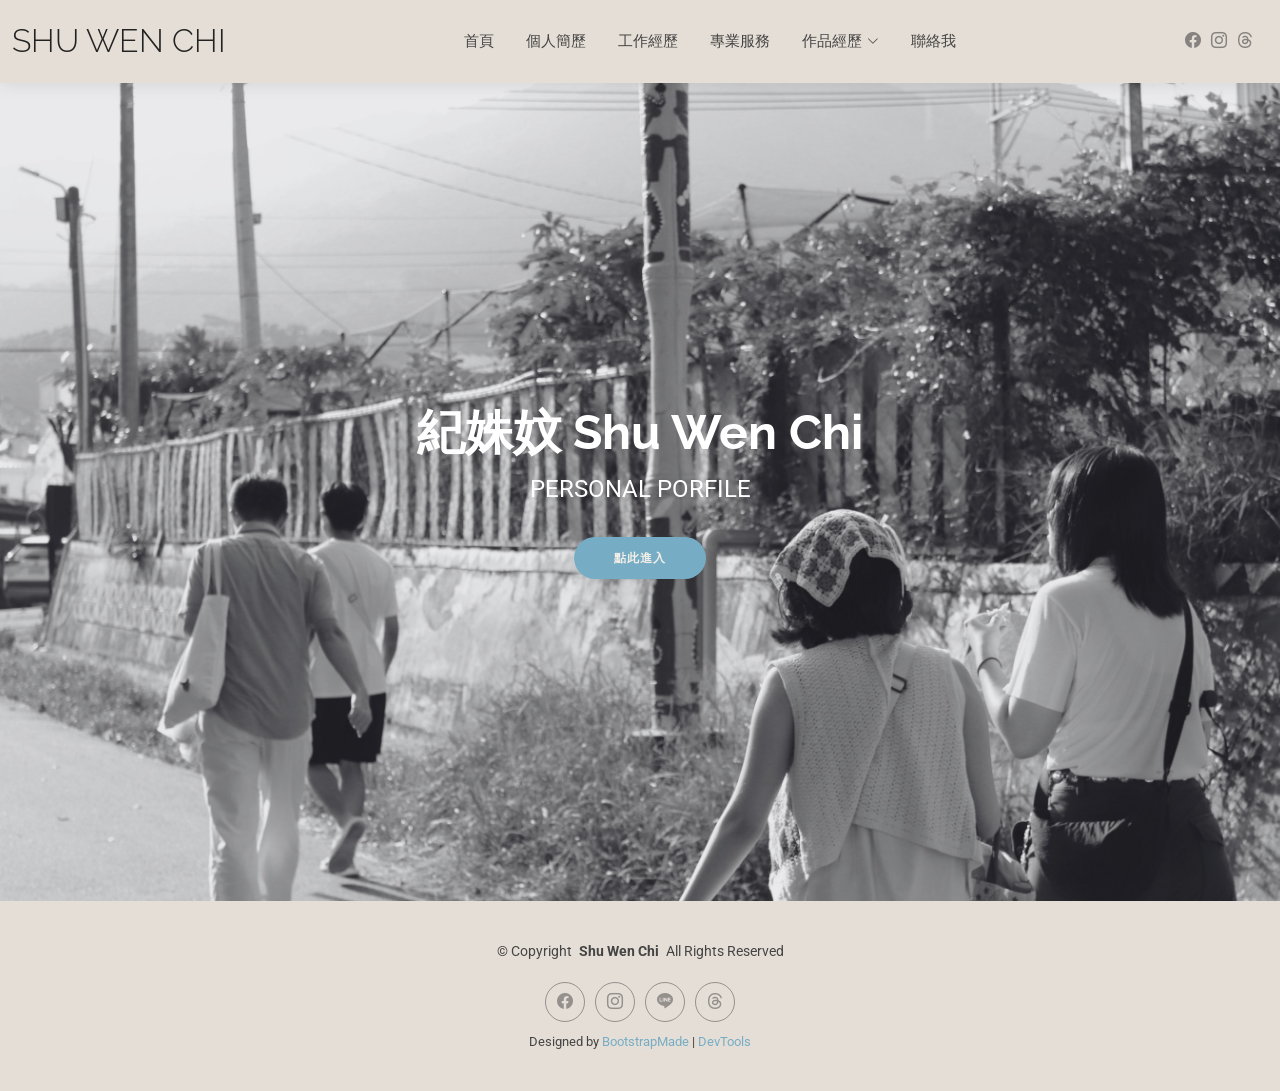
<file: index.html>
<!DOCTYPE html>
<html lang="th-Hant">

<head>
  <meta charset="utf-8">
  <meta content="width=device-width, initial-scale=1.0" name="viewport">
  <title>Index - Shu Wen Chi</title>
  <meta name="description" content="中興大學">
  <meta name="keywords" content="">

  <!-- Favicons -->
  <link href="assets/img/favicon.png" rel="icon">
  <link href="assets/img/apple-touch-icon.png" rel="apple-touch-icon">

  <!-- Fonts -->
  <link href="https://fonts.googleapis.com" rel="preconnect">
  <link href="https://fonts.gstatic.com" rel="preconnect" crossorigin>
  <link href="https://fonts.googleapis.com/css2?family=Roboto:ital,wght@0,100;0,300;0,400;0,500;0,700;0,900;1,100;1,300;1,400;1,500;1,700;1,900&family=Poppins:ital,wght@0,100;0,200;0,300;0,400;0,500;0,600;0,700;0,800;0,900;1,100;1,200;1,300;1,400;1,500;1,600;1,700;1,800;1,900&family=Raleway:ital,wght@0,100;0,200;0,300;0,400;0,500;0,600;0,700;0,800;0,900;1,100;1,200;1,300;1,400;1,500;1,600;1,700;1,800;1,900&display=swap" rel="stylesheet">

  <!-- Vendor CSS Files -->
  <link href="assets/vendor/bootstrap/css/bootstrap.min.css" rel="stylesheet">
  <link href="assets/vendor/bootstrap-icons/bootstrap-icons.css" rel="stylesheet">
  <link href="assets/vendor/aos/aos.css" rel="stylesheet">
  <link href="assets/vendor/swiper/swiper-bundle.min.css" rel="stylesheet">
  <link href="assets/vendor/glightbox/css/glightbox.min.css" rel="stylesheet">

  <!-- Main CSS File -->
  <link href="assets/css/main.css" rel="stylesheet">

  <!-- =======================================================
  * Template Name: Kelly
  * Template URL: https://bootstrapmade.com/kelly-free-bootstrap-cv-resume-html-template/
  * Updated: Aug 07 2024 with Bootstrap v5.3.3
  * Author: BootstrapMade.com
  * License: https://bootstrapmade.com/license/
  ======================================================== -->
</head>

<body class="index-page">

  <header id="header" class="header d-flex align-items-center light-background sticky-top">
    <div class="container-fluid position-relative d-flex align-items-center justify-content-between">

      <a href="index.html" class="logo d-flex align-items-center me-auto me-xl-0">
        <!-- Uncomment the line below if you also wish to use an image logo -->
        <!-- <img src="assets/img/logo.png" alt=""> -->
        <h1 class="sitename">Shu Wen Chi</h1>
      </a>

      <nav id="navmenu" class="navmenu">
        <ul>
          <li><a href="index.html">首頁</a></li>
          <li><a href="about.html">個人簡歷</a></li>
          <li><a href="resume.html">工作經歷</a></li>
          <li><a href="services.html">專業服務</a></li>
          <li class="dropdown"><a href="portfolio.html">
            <span>作品經歷</span> <i class="bi bi-chevron-down toggle-dropdown"></i></a>
            <ul>
              <li class="dropdown"><a href="portfolio.html"><span>專案企劃</span> <i class="bi bi-chevron-down toggle-dropdown"></i></a>
                <ul>
                  <li><a href="portfolio-details 1.html">舊城文化專案執行</a></li>
                </ul>
              </li>

              <li class="dropdown"><a href="portfolio.html"><span>公共導覽</span> <i class="bi bi-chevron-down toggle-dropdown"></i></a>
                <ul>
                  <li><a href="portfolio-details 2.html">導覽實例</a></li>
                </ul>
              </li>

              <li class="dropdown"><a href="portfolio.html"><span>內容編輯</span> <i class="bi bi-chevron-down toggle-dropdown"></i></a>
                <ul>
                  <li><a href="portfolio-details 3.html">刊物編輯</a></li>
                </ul>
              </li>

              <li class="dropdown"><a href="portfolio.html"><span>美術編輯</span> <i class="bi bi-chevron-down toggle-dropdown"></i></a>
                <ul>
                  <li><a href="portfolio-details 4.html">展覽策劃</a></li>
                </ul>
              </li>

            </ul>
          </li>

          <li><a href="contact.html">聯絡我</a></li>
        </ul>
        <i class="mobile-nav-toggle d-xl-none bi bi-list"></i>
      </nav>

      <div class="header-social-links">
        <a href="https://www.facebook.com/p/%E7%B4%80%E5%A7%9D%E5%A6%8F-100008472439171/" class="facebook"  target="_blank"><i class="bi bi-facebook"></i></a>
        <a href="https://www.instagram.com/asking04_25/" class="instagram" target="_blank"><i class="bi bi-instagram"></i></a>
        <a href="https://www.threads.com/@asking04_25?xmt=AQG0oCi52wOAYczItsm08vJwgxgxBh9PtQRTKWDx_leYxd8" class="threads" target="_blank"><i class="bi bi-threads"></i></a>
      </div>

    </div>
  </header>

  <main class="main">

    <!-- Hero Section -->
    <section id="hero" class="hero section">

      <img src="assets/img/hero-bg.jpg" alt="" data-aos="fade-in">

      <div class="container text-center" data-aos="zoom-out" data-aos-delay="100">
        <div class="row justify-content-center">
          <div class="col-lg-8">
            <h2><font style="color: #fff;"> 紀姝妏 Shu Wen Chi</font></h2>
            <p>PERSONAL PORFILE</p>
            <a href="about.html" class="btn-get-started">點此進入</a>
          </div>
        </div>
      </div>

    </section><!-- /Hero Section -->

  </main>

  <footer id="footer" class="footer light-background">

    <div class="container">
      <div class="copyright text-center ">
        <p>© <span>Copyright</span> <strong class="px-1 sitename">Shu Wen Chi</strong> <span>All Rights Reserved<br></span></p>
      </div>
      <div class="social-links d-flex justify-content-center">
        <a href="https://www.facebook.com/p/%E7%B4%80%E5%A7%9D%E5%A6%8F-100008472439171/" class="facebook"  target="_blank"><i class="bi bi-facebook"></i></a>
        <a href="https://www.instagram.com/asking04_25/"class="instagram"  target="_blank"><i class="bi bi-instagram"></i></a>
        <a href="https://line.me/ti/p/Nc0f3n7Nig"class="line"  target="_blank"><i class="bi bi-line"></i></a>
        <a href="https://www.threads.com/@asking04_25?xmt=AQG0oCi52wOAYczItsm08vJwgxgxBh9PtQRTKWDx_leYxd8"class="threads"  target="_blank"><i class="bi bi-threads"></i></a>
      </div>
      <div class="credits">
        <!-- All the links in the footer should remain intact. -->
        <!-- You can delete the links only if you've purchased the pro version. -->
        <!-- Licensing information: https://bootstrapmade.com/license/ -->
        <!-- Purchase the pro version with working PHP/AJAX contact form: [buy-url] -->
        Designed by <a href="https://bootstrapmade.com/">BootstrapMade</a> | <a href="https://bootstrapmade.com/tools/">DevTools</a>
      </div>
    </div>

  </footer>

  <!-- Scroll Top -->
  <a href="#" id="scroll-top" class="scroll-top d-flex align-items-center justify-content-center"><i class="bi bi-arrow-up-short"></i></a>

  <!-- Preloader -->
  <div id="preloader"></div>

  <!-- Vendor JS Files -->
  <script src="assets/vendor/bootstrap/js/bootstrap.bundle.min.js"></script>
  <script src="assets/vendor/php-email-form/validate.js"></script>
  <script src="assets/vendor/aos/aos.js"></script>
  <script src="assets/vendor/waypoints/noframework.waypoints.js"></script>
  <script src="assets/vendor/purecounter/purecounter_vanilla.js"></script>
  <script src="assets/vendor/swiper/swiper-bundle.min.js"></script>
  <script src="assets/vendor/glightbox/js/glightbox.min.js"></script>
  <script src="assets/vendor/imagesloaded/imagesloaded.pkgd.min.js"></script>
  <script src="assets/vendor/isotope-layout/isotope.pkgd.min.js"></script>

  <!-- Main JS File -->
  <script src="assets/js/main.js"></script>

</body>

</html>
</file>
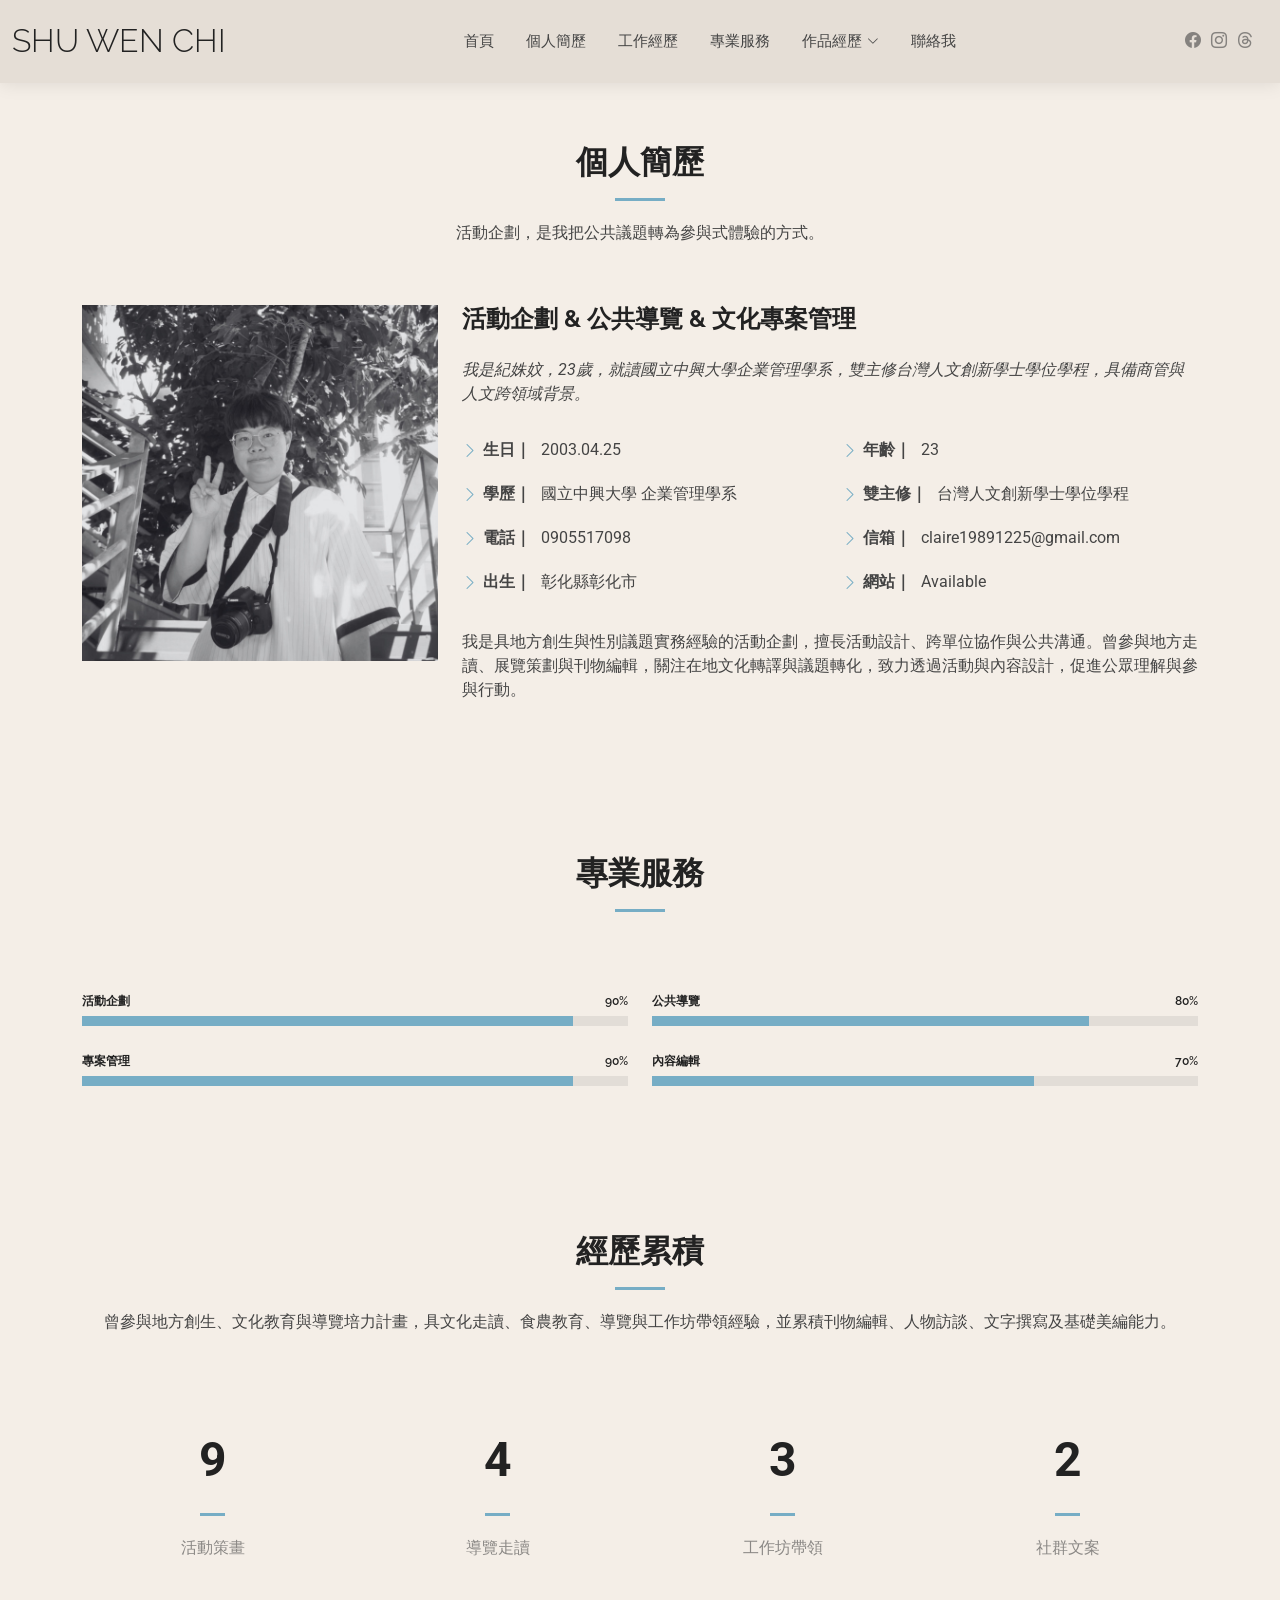
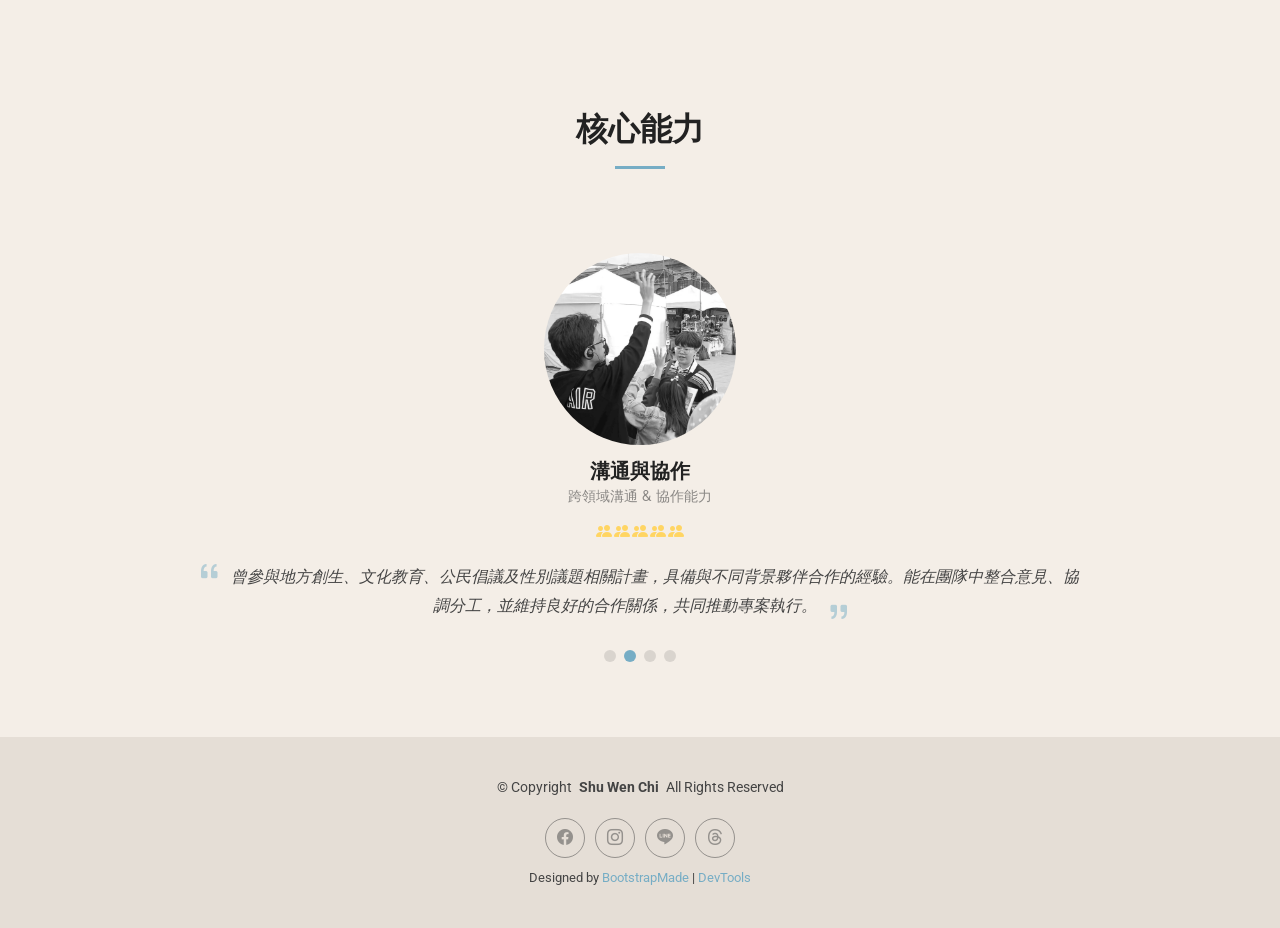
<file: about.html>
<!DOCTYPE html>
<html lang="th-Hant">

<head>
  <meta charset="utf-8">
  <meta content="width=device-width, initial-scale=1.0" name="viewport">
  <title>About - Shu Wen Chi</title>
  <meta name="description" content="">
  <meta name="keywords" content="">

  <!-- Favicons -->
  <link href="assets/img/favicon.png" rel="icon">
  <link href="assets/img/apple-touch-icon.png" rel="apple-touch-icon">

  <!-- Fonts -->
  <link href="https://fonts.googleapis.com" rel="preconnect">
  <link href="https://fonts.gstatic.com" rel="preconnect" crossorigin>
  <link href="https://fonts.googleapis.com/css2?family=Roboto:ital,wght@0,100;0,300;0,400;0,500;0,700;0,900;1,100;1,300;1,400;1,500;1,700;1,900&family=Poppins:ital,wght@0,100;0,200;0,300;0,400;0,500;0,600;0,700;0,800;0,900;1,100;1,200;1,300;1,400;1,500;1,600;1,700;1,800;1,900&family=Raleway:ital,wght@0,100;0,200;0,300;0,400;0,500;0,600;0,700;0,800;0,900;1,100;1,200;1,300;1,400;1,500;1,600;1,700;1,800;1,900&display=swap" rel="stylesheet">

  <!-- Vendor CSS Files -->
  <link href="assets/vendor/bootstrap/css/bootstrap.min.css" rel="stylesheet">
  <link href="assets/vendor/bootstrap-icons/bootstrap-icons.css" rel="stylesheet">
  <link href="assets/vendor/aos/aos.css" rel="stylesheet">
  <link href="assets/vendor/swiper/swiper-bundle.min.css" rel="stylesheet">
  <link href="assets/vendor/glightbox/css/glightbox.min.css" rel="stylesheet">

  <!-- Main CSS File -->
  <link href="assets/css/main.css" rel="stylesheet">

  <!-- =======================================================
  * Template Name: Kelly
  * Template URL: https://bootstrapmade.com/kelly-free-bootstrap-cv-resume-html-template/
  * Updated: Aug 07 2024 with Bootstrap v5.3.3
  * Author: BootstrapMade.com
  * License: https://bootstrapmade.com/license/
  ======================================================== -->
</head>

<body class="about-page">

  <header id="header" class="header d-flex align-items-center light-background sticky-top">
    <div class="container-fluid position-relative d-flex align-items-center justify-content-between">

      <a href="index.html" class="logo d-flex align-items-center me-auto me-xl-0">
        <!-- Uncomment the line below if you also wish to use an image logo -->
        <!-- <img src="assets/img/logo.png" alt=""> -->
        <h1 class="sitename">Shu Wen Chi</h1>
      </a>

      <nav id="navmenu" class="navmenu">
        <ul>
          <li><a href="index.html">首頁</a></li>
          <li><a href="about.html">個人簡歷</a></li>
          <li><a href="resume.html">工作經歷</a></li>
          <li><a href="services.html">專業服務</a></li>
          <li class="dropdown"><a href="portfolio.html">
            <span>作品經歷</span> <i class="bi bi-chevron-down toggle-dropdown"></i></a>
            <ul>
              <li class="dropdown"><a href="portfolio.html"><span>專案企劃</span> <i class="bi bi-chevron-down toggle-dropdown"></i></a>
                <ul>
                  <li><a href="portfolio-details 1.html">舊城文化專案執行</a></li>
                </ul>
              </li>

              <li class="dropdown"><a href="portfolio.html"><span>公共導覽</span> <i class="bi bi-chevron-down toggle-dropdown"></i></a>
                <ul>
                  <li><a href="portfolio-details 2.html">導覽實例</a></li>
                </ul>
              </li>

              <li class="dropdown"><a href="portfolio.html"><span>內容編輯</span> <i class="bi bi-chevron-down toggle-dropdown"></i></a>
                <ul>
                  <li><a href="portfolio-details 3.html">刊物編輯</a></li>
                </ul>
              </li>

              <li class="dropdown"><a href="portfolio.html"><span>美術編輯</span> <i class="bi bi-chevron-down toggle-dropdown"></i></a>
                <ul>
                  <li><a href="portfolio-details 4.html">展覽策劃</a></li>
                </ul>
              </li>

            </ul>
          </li>

          <li><a href="contact.html">聯絡我</a></li>
        </ul>
        <i class="mobile-nav-toggle d-xl-none bi bi-list"></i>
      </nav>

      <div class="header-social-links">
        <a href="https://www.facebook.com/p/%E7%B4%80%E5%A7%9D%E5%A6%8F-100008472439171/" class="facebook"  target="_blank"><i class="bi bi-facebook"></i></a>
        <a href="https://www.instagram.com/asking04_25/" class="instagram" target="_blank"><i class="bi bi-instagram"></i></a>
        <a href="https://www.threads.com/@asking04_25?xmt=AQG0oCi52wOAYczItsm08vJwgxgxBh9PtQRTKWDx_leYxd8" class="threads" target="_blank"><i class="bi bi-threads"></i></a>
      </div>

    </div>
  </header>

  <main class="main">

    <!-- About Section -->
    <section id="about" class="about section">

      <!-- Section Title -->
      <div class="container section-title" data-aos="fade-up">
        <h2>個人簡歷 </h2>
        <p>活動企劃，是我把公共議題轉為參與式體驗的方式。</p>
      </div><!-- End Section Title -->

      <div class="container" data-aos="fade-up" data-aos-delay="100">

        <div class="row gy-4 justify-content-center">
          <div class="col-lg-4">
            <img src="assets/img/profile-img.jpg" class="img-fluid" alt="">
          </div>
          <div class="col-lg-8 content">
            <h2>活動企劃 &amp; 公共導覽  &amp; 文化專案管理</h2>
            <p class="fst-italic py-3">
              我是紀姝妏，23歲，就讀國立中興大學企業管理學系，雙主修台灣人文創新學士學位學程，具備商管與人文跨領域背景。
            </p>
            <div class="row">
              <div class="col-lg-6">
                <ul>
                  <li><i class="bi bi-chevron-right"></i> <strong>生日｜</strong> <span>2003.04.25</span></li>
                  <li><i class="bi bi-chevron-right"></i> <strong>學歷｜</strong> <span>國立中興大學 企業管理學系</span></li>
                  <li><i class="bi bi-chevron-right"></i> <strong>電話｜</strong> <span>0905517098</span></li>
                  <li><i class="bi bi-chevron-right"></i> <strong>出生｜</strong> <span>彰化縣彰化市</span></li>
                </ul>
              </div>
              <div class="col-lg-6">
                <ul>
                  <li><i class="bi bi-chevron-right"></i> <strong>年齡｜</strong> <span>23</span></li>
                  <li><i class="bi bi-chevron-right"></i> <strong>雙主修｜</strong> <span>台灣人文創新學士學位學程</span></li>
                  <li><i class="bi bi-chevron-right"></i> <strong>信箱｜</strong> <span>claire19891225@gmail.com</span></li>
                  <li><i class="bi bi-chevron-right"></i> <strong>網站｜</strong> <span>Available</span></li>
                </ul>
              </div>
            </div>
            <p class="py-3">
              我是具地方創生與性別議題實務經驗的活動企劃，擅長活動設計、跨單位協作與公共溝通。曾參與地方走讀、展覽策劃與刊物編輯，關注在地文化轉譯與議題轉化，致力透過活動與內容設計，促進公眾理解與參與行動。
            </p>
          </div>
        </div>

      </div>

    </section><!-- /About Section -->

    <!-- Skills Section -->
    <section id="skills" class="skills section">

      <!-- Section Title -->
      <div class="container section-title" data-aos="fade-up">
        <h2>專業服務</h2>
        <p> </p>
      </div><!-- End Section Title -->

      <div class="container" data-aos="fade-up" data-aos-delay="100">

        <div class="row skills-content skills-animation">

          <div class="col-lg-6 col-6">

            <div class="progress">
              <span class="skill"><span>活動企劃</span> <i class="val">90%</i></span>
              <div class="progress-bar-wrap">
                <div class="progress-bar" role="progressbar" aria-valuenow="90" aria-valuemin="10" aria-valuemax="100"></div>
              </div>
            </div><!-- End Skills Item -->

            <div class="progress">
              <span class="skill"><span>專案管理</span> <i class="val">90%</i></span>
              <div class="progress-bar-wrap">
                <div class="progress-bar" role="progressbar" aria-valuenow="90" aria-valuemin="10" aria-valuemax="100"></div>
              </div>
            </div><!-- End Skills Item -->

            <!--<div class="progress">
              <span class="skill"><span>JavaScript</span> <i class="val">75%</i></span>
              <div class="progress-bar-wrap">
                <div class="progress-bar" role="progressbar" aria-valuenow="75" aria-valuemin="0" aria-valuemax="100"></div>
              </div>
            </div>--><!-- End Skills Item -->

          </div>

          <div class="col-lg-6 col-6">

            <div class="progress">
              <span class="skill"><span>公共導覽</span> <i class="val">80%</i></span>
              <div class="progress-bar-wrap">
                <div class="progress-bar" role="progressbar" aria-valuenow="80" aria-valuemin="20" aria-valuemax="100"></div>
              </div>
            </div><!-- End Skills Item -->

            <div class="progress">
              <span class="skill"><span>內容編輯</span> <i class="val">70%</i></span>
              <div class="progress-bar-wrap">
                <div class="progress-bar" role="progressbar" aria-valuenow="70" aria-valuemin="30" aria-valuemax="100"></div>
              </div>
            </div><!-- End Skills Item -->

            <!--<div class="progress">
              <span class="skill"><span>Photoshop</span> <i class="val">55%</i></span>
              <div class="progress-bar-wrap">
                <div class="progress-bar" role="progressbar" aria-valuenow="55" aria-valuemin="0" aria-valuemax="100"></div>
              </div>
            </div>--><!-- End Skills Item -->

          </div>

        </div>

      </div>

    </section><!-- /Skills Section -->

    <!-- Stats Section -->
    <section id="stats" class="stats section">

      <!-- Section Title -->
      <div class="container section-title" data-aos="fade-up">
        <h2>經歷累積</h2>
        <p>曾參與地方創生、文化教育與導覽培力計畫，具文化走讀、食農教育、導覽與工作坊帶領經驗，並累積刊物編輯、人物訪談、文字撰寫及基礎美編能力。</p>
      </div><!-- End Section Title -->

      <div class="container" data-aos="fade-up" data-aos-delay="100">

        <div class="row gy-4">

          <div class="col-lg-3 col-md-6">
            <div class="stats-item text-center w-100 h-100">
              <span data-purecounter-start="0" data-purecounter-end="20" data-purecounter-duration="1" class="purecounter"></span>
              <p>活動策畫</p>
            </div>
          </div><!-- End Stats Item -->

          <div class="col-lg-3 col-md-6">
            <div class="stats-item text-center w-100 h-100">
              <span data-purecounter-start="0" data-purecounter-end="10" data-purecounter-duration="1" class="purecounter"></span>
              <p>導覽走讀</p>
            </div>
          </div><!-- End Stats Item -->

          <div class="col-lg-3 col-md-6">
            <div class="stats-item text-center w-100 h-100">
              <span data-purecounter-start="0" data-purecounter-end="8" data-purecounter-duration="1" class="purecounter"></span>
              <p>工作坊帶領</p>
            </div>
          </div><!-- End Stats Item -->

          <div class="col-lg-3 col-md-6">
            <div class="stats-item text-center w-100 h-100">
              <span data-purecounter-start="0" data-purecounter-end="6" data-purecounter-duration="1" class="purecounter"></span>
              <p>社群文案</p>
            </div>
          </div><!-- End Stats Item -->

        </div>

      </div>

    </section><!-- /Stats Section -->

    <!-- Testimonials Section -->
    <section id="testimonials" class="testimonials section">

      <!-- Section Title -->
      <div class="container section-title" data-aos="fade-up">
        <h2>核心能力</h2>
        <p></p>
      </div><!-- End Section Title -->

      <div class="container" data-aos="fade-up" data-aos-delay="100">

        <div class="swiper init-swiper">
          <script type="application/json" class="swiper-config">
            {
              "loop": true,
              "speed": 800,
              "autoplay": {
                "delay": 1200
              },
              "slidesPerView": "auto",
              "pagination": {
                "el": ".swiper-pagination",
                "type": "bullets",
                "clickable": true
              }
            }
          </script>
          <div class="swiper-wrapper">

            <div class="swiper-slide">
              <div class="testimonial-item">
                <img src="assets/img/testimonials/testimonials-1.webp" class="testimonial-img" alt="">
                <h3>同理與洞察</h3>
                <h4>同理傾聽 &amp; 需求洞察能力</h4>
                <div class="stars">
                  <i class="bi bi-ear-fill"></i><i class="bi bi-ear-fill"></i><i class="bi bi-ear-fill"></i><i class="bi bi-ear-fill"></i><i class="bi bi-ear-fill"></i>
                </div>
                <p>
                  <i class="bi bi-quote quote-icon-left"></i>
                  <span>長期參與導覽、培力課程與公共議題活動，習慣透過傾聽與觀察理解不同群體的需求與處境。能從參與者、居民或合作夥伴的角度思考活動設計，讓內容更貼近在地經驗與實際需求。</span>
                  <i class="bi bi-quote quote-icon-right"></i>
                </p>
              </div>
            </div><!-- End testimonial item -->

            <div class="swiper-slide">
              <div class="testimonial-item">
                <img src="assets/img/testimonials/testimonials-2.webp" class="testimonial-img" alt="">
                <h3>溝通與協作</h3>
                <h4>跨領域溝通 &amp; 協作能力</h4>
                <div class="stars">
                  <i class="bi bi-people-fill"></i><i class="bi bi-people-fill"></i><i class="bi bi-people-fill"></i><i class="bi bi-people-fill"></i><i class="bi bi-people-fill"></i>
                </div>
                <p>
                  <i class="bi bi-quote quote-icon-left"></i>
                  <span>曾參與地方創生、文化教育、公民倡議及性別議題相關計畫，具備與不同背景夥伴合作的經驗。能在團隊中整合意見、協調分工，並維持良好的合作關係，共同推動專案執行。</span>
                  <i class="bi bi-quote quote-icon-right"></i>
                </p>
              </div>
            </div><!-- End testimonial item -->

            <div class="swiper-slide">
              <div class="testimonial-item">
                <img src="assets/img/testimonials/testimonials-3.webp" class="testimonial-img" alt="">
                <h3>轉譯與敘事</h3>
                <h4>文化轉譯 &amp; 故事敘事能力</h4>
                <div class="stars">
                  <i class="bi bi-pencil-square"></i><i class="bi bi-pencil-square"></i><i class="bi bi-pencil-square"></i><i class="bi bi-pencil-square"></i><i class="bi bi-pencil-square"></i>
                </div>
                <p>
                  <i class="bi bi-quote quote-icon-left"></i>
                  <span>擅長將地方文化、歷史脈絡與社會議題轉化為導覽、展覽、活動或文字內容，透過故事與互動設計拉近大眾與地方的距離，提升參與者理解與投入的意願。</span>
                  <i class="bi bi-quote quote-icon-right"></i>
                </p>
              </div>
            </div><!-- End testimonial item -->

            <div class="swiper-slide">
              <div class="testimonial-item">
                <img src="assets/img/testimonials/testimonials-4.webp" class="testimonial-img" alt="">
                <h3>執行與責任感</h3>
                <h4>活動執行 &amp; 細節管理能力</h4>
                <div class="stars">
                  <i class="bi bi-table"></i><i class="bi bi-table"></i><i class="bi bi-table"></i><i class="bi bi-table"></i><i class="bi bi-table"></i>
                </div>
                <p>
                  <i class="bi bi-quote quote-icon-left"></i>
                  <span>具備活動規劃與執行經驗，曾參與營隊、導覽、工作坊及體驗活動籌辦。重視流程安排與參與者體驗，能兼顧整體目標與執行細節，確保活動順利進行。</span>
                  <i class="bi bi-quote quote-icon-right"></i>
                </p>
              </div>
            </div><!-- End testimonial item -->

            <!--<div class="swiper-slide">
              <div class="testimonial-item">
                <img src="assets/img/testimonials/testimonials-5.jpg" class="testimonial-img" alt="">
                <h3>John Larson</h3>
                <h4>Entrepreneur</h4>
                <div class="stars">
                  <i class="bi bi-star-fill"></i><i class="bi bi-star-fill"></i><i class="bi bi-star-fill"></i><i class="bi bi-star-fill"></i><i class="bi bi-star-fill"></i>
                </div>
                <p>
                  <i class="bi bi-quote quote-icon-left"></i>
                  <span>Quis quorum aliqua sint quem legam fore sunt eram irure aliqua veniam tempor noster veniam enim culpa labore duis sunt culpa nulla illum cillum fugiat legam esse veniam culpa fore nisi cillum quid.</span>
                  <i class="bi bi-quote quote-icon-right"></i>
                </p>
              </div>
            </div>--><!-- End testimonial item -->

          </div>
          <div class="swiper-pagination"></div>
        </div>

      </div>

    </section><!-- /Testimonials Section -->

  </main>

 <footer id="footer" class="footer light-background">

    <div class="container">
      <div class="copyright text-center ">
        <p>© <span>Copyright</span> <strong class="px-1 sitename">Shu Wen Chi</strong> <span>All Rights Reserved<br></span></p>
      </div>
      <div class="social-links d-flex justify-content-center">
        <a href="https://www.facebook.com/p/%E7%B4%80%E5%A7%9D%E5%A6%8F-100008472439171/" class="facebook"  target="_blank"><i class="bi bi-facebook"></i></a>
        <a href="https://www.instagram.com/asking04_25/"class="instagram"  target="_blank"><i class="bi bi-instagram"></i></a>
        <a href="https://line.me/ti/p/Nc0f3n7Nig"class="line"  target="_blank"><i class="bi bi-line"></i></a>
        <a href="https://www.threads.com/@asking04_25?xmt=AQG0oCi52wOAYczItsm08vJwgxgxBh9PtQRTKWDx_leYxd8"class="threads"  target="_blank"><i class="bi bi-threads"></i></a>
      </div>
      <div class="credits">
        <!-- All the links in the footer should remain intact. -->
        <!-- You can delete the links only if you've purchased the pro version. -->
        <!-- Licensing information: https://bootstrapmade.com/license/ -->
        <!-- Purchase the pro version with working PHP/AJAX contact form: [buy-url] -->
        Designed by <a href="https://bootstrapmade.com/">BootstrapMade</a> | <a href="https://bootstrapmade.com/tools/">DevTools</a>
      </div>
    </div>

  </footer>

  <!-- Scroll Top -->
  <a href="#" id="scroll-top" class="scroll-top d-flex align-items-center justify-content-center"><i class="bi bi-arrow-up-short"></i></a>

  <!-- Preloader -->
  <div id="preloader"></div>

  <!-- Vendor JS Files -->
  <script src="assets/vendor/bootstrap/js/bootstrap.bundle.min.js"></script>
  <script src="assets/vendor/php-email-form/validate.js"></script>
  <script src="assets/vendor/aos/aos.js"></script>
  <script src="assets/vendor/waypoints/noframework.waypoints.js"></script>
  <script src="assets/vendor/purecounter/purecounter_vanilla.js"></script>
  <script src="assets/vendor/swiper/swiper-bundle.min.js"></script>
  <script src="assets/vendor/glightbox/js/glightbox.min.js"></script>
  <script src="assets/vendor/imagesloaded/imagesloaded.pkgd.min.js"></script>
  <script src="assets/vendor/isotope-layout/isotope.pkgd.min.js"></script>

  <!-- Main JS File -->
  <script src="assets/js/main.js"></script>

</body>

</html>
</file>
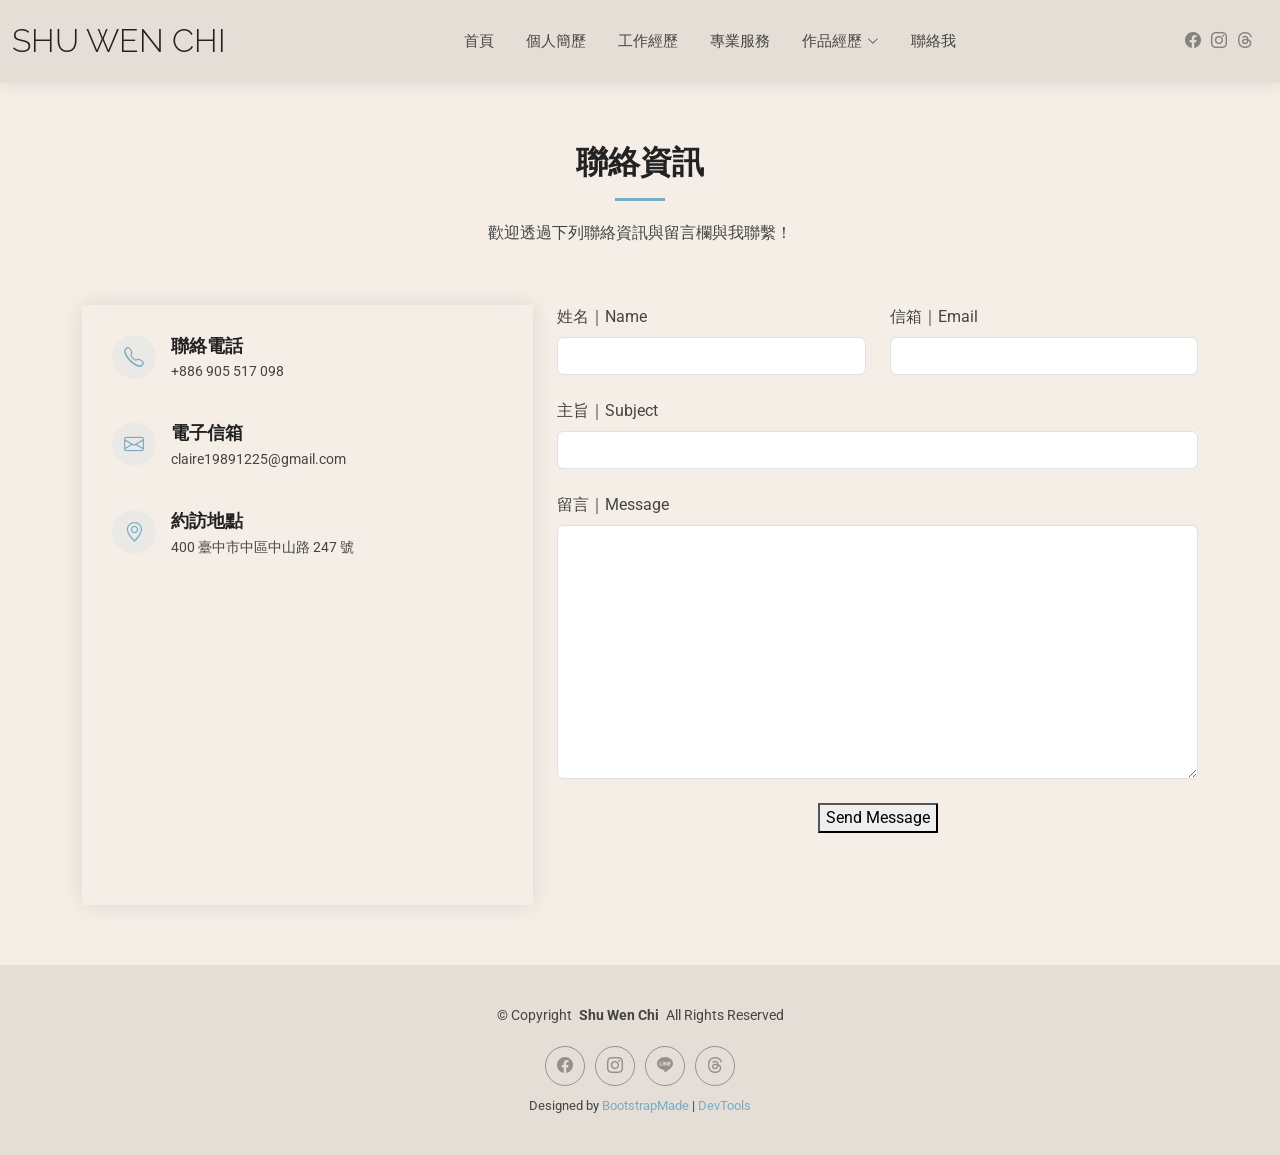
<file: contact.html>
<!DOCTYPE html>
<html lang="th-Hant">

<head>
  <meta charset="utf-8">
  <meta content="width=device-width, initial-scale=1.0" name="viewport">
  <title>Contact - Shu Wen Chi</title>
  <meta name="description" content="">
  <meta name="keywords" content="">

  <!-- Favicons -->
  <link href="assets/img/favicon.png" rel="icon">
  <link href="assets/img/apple-touch-icon.png" rel="apple-touch-icon">

  <!-- Fonts -->
  <link href="https://fonts.googleapis.com" rel="preconnect">
  <link href="https://fonts.gstatic.com" rel="preconnect" crossorigin>
  <link href="https://fonts.googleapis.com/css2?family=Roboto:ital,wght@0,100;0,300;0,400;0,500;0,700;0,900;1,100;1,300;1,400;1,500;1,700;1,900&family=Poppins:ital,wght@0,100;0,200;0,300;0,400;0,500;0,600;0,700;0,800;0,900;1,100;1,200;1,300;1,400;1,500;1,600;1,700;1,800;1,900&family=Raleway:ital,wght@0,100;0,200;0,300;0,400;0,500;0,600;0,700;0,800;0,900;1,100;1,200;1,300;1,400;1,500;1,600;1,700;1,800;1,900&display=swap" rel="stylesheet">

  <!-- Vendor CSS Files -->
  <link href="assets/vendor/bootstrap/css/bootstrap.min.css" rel="stylesheet">
  <link href="assets/vendor/bootstrap-icons/bootstrap-icons.css" rel="stylesheet">
  <link href="assets/vendor/aos/aos.css" rel="stylesheet">
  <link href="assets/vendor/swiper/swiper-bundle.min.css" rel="stylesheet">
  <link href="assets/vendor/glightbox/css/glightbox.min.css" rel="stylesheet">

  <!-- Main CSS File -->
  <link href="assets/css/main.css" rel="stylesheet">

  <!-- =======================================================
  * Template Name: Kelly
  * Template URL: https://bootstrapmade.com/kelly-free-bootstrap-cv-resume-html-template/
  * Updated: Aug 07 2024 with Bootstrap v5.3.3
  * Author: BootstrapMade.com
  * License: https://bootstrapmade.com/license/
  ======================================================== -->
</head>

<body class="contact-page">

 <header id="header" class="header d-flex align-items-center light-background sticky-top">
    <div class="container-fluid position-relative d-flex align-items-center justify-content-between">

      <a href="index.html" class="logo d-flex align-items-center me-auto me-xl-0">
        <!-- Uncomment the line below if you also wish to use an image logo -->
        <!-- <img src="assets/img/logo.png" alt=""> -->
        <h1 class="sitename">Shu Wen Chi</h1>
      </a>

      <nav id="navmenu" class="navmenu">
        <ul>
          <li><a href="index.html">首頁</a></li>
          <li><a href="about.html">個人簡歷</a></li>
          <li><a href="resume.html">工作經歷</a></li>
          <li><a href="services.html">專業服務</a></li>
          <li class="dropdown"><a href="portfolio.html">
            <span>作品經歷</span> <i class="bi bi-chevron-down toggle-dropdown"></i></a>
            <ul>
              <li class="dropdown"><a href="portfolio.html"><span>專案企劃</span> <i class="bi bi-chevron-down toggle-dropdown"></i></a>
                <ul>
                  <li><a href="portfolio-details 1.html">舊城文化專案執行</a></li>
                </ul>
              </li>

              <li class="dropdown"><a href="portfolio.html"><span>公共導覽</span> <i class="bi bi-chevron-down toggle-dropdown"></i></a>
                <ul>
                  <li><a href="portfolio-details 2.html">導覽實例</a></li>
                </ul>
              </li>

              <li class="dropdown"><a href="portfolio.html"><span>內容編輯</span> <i class="bi bi-chevron-down toggle-dropdown"></i></a>
                <ul>
                  <li><a href="portfolio-details 3.html">刊物編輯</a></li>
                </ul>
              </li>

              <li class="dropdown"><a href="portfolio.html"><span>美術編輯</span> <i class="bi bi-chevron-down toggle-dropdown"></i></a>
                <ul>
                  <li><a href="portfolio-details 4.html">展覽策劃</a></li>
                </ul>
              </li>

            </ul>
          </li>

          <li><a href="contact.html">聯絡我</a></li>
        </ul>
        <i class="mobile-nav-toggle d-xl-none bi bi-list"></i>
      </nav>

      <div class="header-social-links">
        <a href="https://www.facebook.com/p/%E7%B4%80%E5%A7%9D%E5%A6%8F-100008472439171/" class="facebook"  target="_blank"><i class="bi bi-facebook"></i></a>
        <a href="https://www.instagram.com/asking04_25/" class="instagram" target="_blank"><i class="bi bi-instagram"></i></a>
        <a href="https://www.threads.com/@asking04_25?xmt=AQG0oCi52wOAYczItsm08vJwgxgxBh9PtQRTKWDx_leYxd8" class="threads" target="_blank"><i class="bi bi-threads"></i></a>
      </div>

    </div>
  </header>

  <main class="main">

    <!-- Contact Section -->
    <section id="contact" class="contact section">

      <!-- Section Title -->
      <div class="container section-title" data-aos="fade-up">
        <h2>聯絡資訊</h2>
        <p>歡迎透過下列聯絡資訊與留言欄與我聯繫！</p>
      </div><!-- End Section Title -->

      <div class="container" data-aos="fade-up" data-aos-delay="100">

        <div class="row gy-4">

          <div class="col-lg-5">

            <div class="info-wrap">
              <div class="info-item d-flex" data-aos="fade-up" data-aos-delay="200">
                <i class="bi bi-telephone flex-shrink-0"></i>
                <div>
                  <h3>聯絡電話</h3>
                  <p>+886 905 517 098</p>
                </div>
              </div><!-- End Info Item -->

              <div class="info-item d-flex" data-aos="fade-up" data-aos-delay="300">
                <i class="bi bi-envelope flex-shrink-0"></i>
                <div>
                  <h3>電子信箱</h3>
                  <p>claire19891225@gmail.com</p>
                </div>
              </div><!-- End Info Item -->

              <div class="info-item d-flex" data-aos="fade-up" data-aos-delay="400">
                <i class="bi bi-geo-alt flex-shrink-0"></i>
                <div>
                  <h3>約訪地點</h3>
                  <p>400 臺中市中區中山路 247 號</p>
                </div>
              </div><!-- End Info Item -->

              <iframe src="https://www.google.com/maps/embed?pb=!1m18!1m12!1m3!1d3640.84229570396!2d120.67797030000001!3d24.1421759!2m3!1f0!2f0!3f0!3m2!1i1024!2i768!4f13.1!3m3!1m2!1s0x34693dea36bae9e5%3A0x68cf7cd33aeb8bc5!2z5bCP6Z2S6aao55m86YW15a6k!5e0!3m2!1szh-TW!2stw!4v1779871492147!5m2!1szh-TW!2stw" frameborder="0" style="border:0; width: 100%; height: 270px;" allowfullscreen="" loading="lazy" referrerpolicy="no-referrer-when-downgrade"></iframe>
            </div>
          </div>

          <div class="col-lg-7">
           <form id="google-contact-form" action="https://script.google.com/macros/s/AKfycbzMtJApVpW2bIpxq2fK6kEGUQFFy0yHcg1thMwsMYA4ioc2a_SGnRiJ6TyNb83vxQtS/exec" method="post" data-aos="fade-up" data-aos-delay="200">
              <div class="row gy-4">

                <div class="col-md-6">
                  <label for="name-field" class="pb-2">姓名｜Name</label>
                  <input type="text" name="name" id="name-field" class="form-control" required="">
                </div>

                <div class="col-md-6">
                  <label for="email-field" class="pb-2">信箱｜Email</label>
                  <input type="email" class="form-control" name="email" id="email-field" required="">
                </div>

                <div class="col-md-12">
                  <label for="subject-field" class="pb-2">主旨｜Subject</label>
                  <input type="text" class="form-control" name="subject" id="subject-field" required="">
                </div>

                <div class="col-md-12">
                  <label for="message-field" class="pb-2">留言｜Message</label>
                  <textarea class="form-control" name="message" rows="10" id="message-field" required=""></textarea>
                </div>

                <div class="col-md-12 text-center">
                  <div class="loading">Loading...</div>
                  <div class="error-message"></div>
                  <div class="sent-message">已收到您的留言，我將會盡快回覆您！</div>

                  <button type="submit">Send Message</button>
                </div>

              </div>
            </form>
          </div><!-- End Contact Form -->

        </div>

      </div>

    </section><!-- /Contact Section -->

  </main>

 <footer id="footer" class="footer light-background">

    <div class="container">
      <div class="copyright text-center ">
        <p>© <span>Copyright</span> <strong class="px-1 sitename">Shu Wen Chi</strong> <span>All Rights Reserved<br></span></p>
      </div>
      <div class="social-links d-flex justify-content-center">
        <a href="https://www.facebook.com/p/%E7%B4%80%E5%A7%9D%E5%A6%8F-100008472439171/" class="facebook"  target="_blank"><i class="bi bi-facebook"></i></a>
        <a href="https://www.instagram.com/asking04_25/"class="instagram"  target="_blank"><i class="bi bi-instagram"></i></a>
        <a href="https://line.me/ti/p/Nc0f3n7Nig"class="line"  target="_blank"><i class="bi bi-line"></i></a>
        <a href="https://www.threads.com/@asking04_25?xmt=AQG0oCi52wOAYczItsm08vJwgxgxBh9PtQRTKWDx_leYxd8"class="threads"  target="_blank"><i class="bi bi-threads"></i></a>
      </div>
      <div class="credits">
        <!-- All the links in the footer should remain intact. -->
        <!-- You can delete the links only if you've purchased the pro version. -->
        <!-- Licensing information: https://bootstrapmade.com/license/ -->
        <!-- Purchase the pro version with working PHP/AJAX contact form: [buy-url] -->
        Designed by <a href="https://bootstrapmade.com/">BootstrapMade</a> | <a href="https://bootstrapmade.com/tools/">DevTools</a>
      </div>
    </div>

  </footer>

  <!-- Scroll Top -->
  <a href="#" id="scroll-top" class="scroll-top d-flex align-items-center justify-content-center"><i class="bi bi-arrow-up-short"></i></a>

  <!-- Preloader -->
  <div id="preloader"></div>

  <!-- Vendor JS Files -->
  <script src="assets/vendor/bootstrap/js/bootstrap.bundle.min.js"></script>
  <script src="assets/vendor/php-email-form/validate.js"></script>
  <script src="assets/vendor/aos/aos.js"></script>
  <script src="assets/vendor/waypoints/noframework.waypoints.js"></script>
  <script src="assets/vendor/purecounter/purecounter_vanilla.js"></script>
  <script src="assets/vendor/swiper/swiper-bundle.min.js"></script>
  <script src="assets/vendor/glightbox/js/glightbox.min.js"></script>
  <script src="assets/vendor/imagesloaded/imagesloaded.pkgd.min.js"></script>
  <script src="assets/vendor/isotope-layout/isotope.pkgd.min.js"></script>

  <!-- Main JS File -->
  <script src="assets/js/main.js"></script>
   
   <script>
    document.getElementById('google-contact-form').addEventListener('submit', function(e) {
    e.preventDefault(); // 阻止網頁跳轉

    var form = this;
    var loading = form.querySelector('.loading');
    var errorMessage = form.querySelector('.error-message');
    var sentMessage = form.querySelector('.sent-message');

    // 顯示 Loading，隱藏其他提示
    loading.style.display = 'block';
    errorMessage.style.display = 'none';
    sentMessage.style.display = 'none';

    // 封裝表單資料
    var formData = new FormData(form);
    var searchParams = new URLSearchParams();
    for (var pair of formData) {
      searchParams.append(pair[0], pair[1]);
    }

    // 用 fetch 發送 POST 請求到 Google GAS
    fetch(form.action, {
    method: 'POST',
    body: searchParams,
    headers: {
    'Content-Type': 'application/x-www-form-urlencoded'
    }
    })
    .then(response => response.text())
    .then(data => {
    loading.style.display = 'none';
    if (data === 'success') {
    sentMessage.style.display = 'block'; // 顯示成功畫面
    form.reset(); // 清空表單
    } else {
    errorMessage.textContent = '傳送失敗，請稍後再試。錯誤原因：' + data;
    errorMessage.style.display = 'block';
    }
    })
    .catch(error => {
    loading.style.display = 'none';
    errorMessage.textContent = '連線錯誤：' + error;
    errorMessage.style.display = 'block';
    });
    });
    </script>

</body>

</html>
</file>
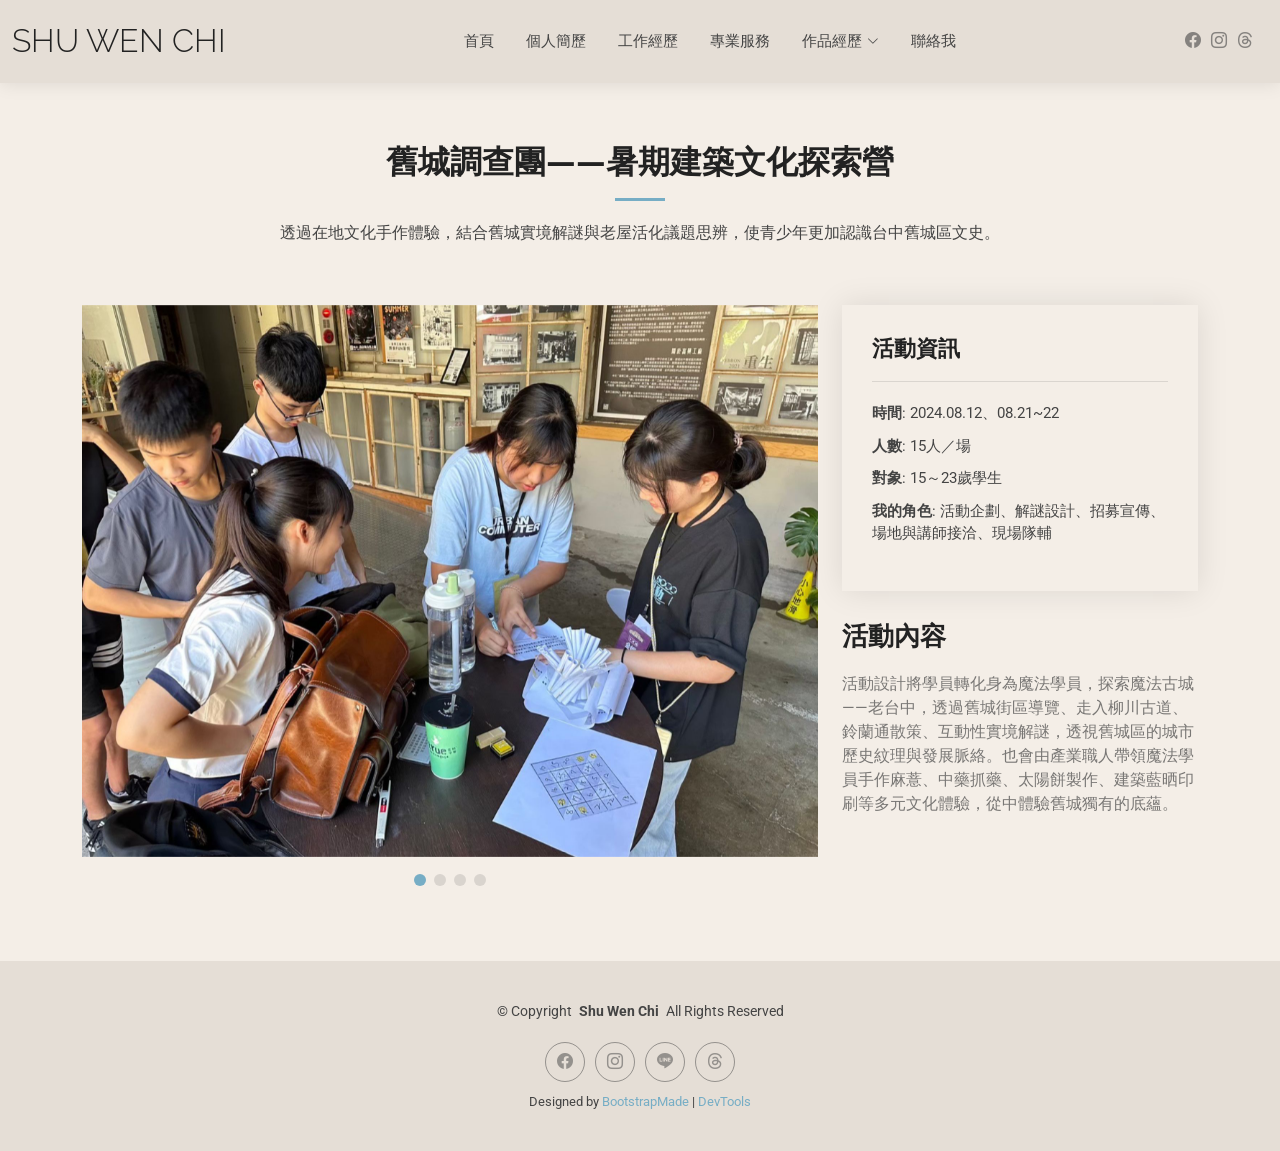
<file: portfolio-details 1.html>
<!DOCTYPE html>
<html lang="th-Hant">

<head>
  <meta charset="utf-8">
  <meta content="width=device-width, initial-scale=1.0" name="viewport">
  <title>Portfolio Details - Shu Wen Chi</title>
  <meta name="description" content="">
  <meta name="keywords" content="">

  <!-- Favicons -->
  <link href="assets/img/favicon.png" rel="icon">
  <link href="assets/img/apple-touch-icon.png" rel="apple-touch-icon">

  <!-- Fonts -->
  <link href="https://fonts.googleapis.com" rel="preconnect">
  <link href="https://fonts.gstatic.com" rel="preconnect" crossorigin>
  <link href="https://fonts.googleapis.com/css2?family=Roboto:ital,wght@0,100;0,300;0,400;0,500;0,700;0,900;1,100;1,300;1,400;1,500;1,700;1,900&family=Poppins:ital,wght@0,100;0,200;0,300;0,400;0,500;0,600;0,700;0,800;0,900;1,100;1,200;1,300;1,400;1,500;1,600;1,700;1,800;1,900&family=Raleway:ital,wght@0,100;0,200;0,300;0,400;0,500;0,600;0,700;0,800;0,900;1,100;1,200;1,300;1,400;1,500;1,600;1,700;1,800;1,900&display=swap" rel="stylesheet">

  <!-- Vendor CSS Files -->
  <link href="assets/vendor/bootstrap/css/bootstrap.min.css" rel="stylesheet">
  <link href="assets/vendor/bootstrap-icons/bootstrap-icons.css" rel="stylesheet">
  <link href="assets/vendor/aos/aos.css" rel="stylesheet">
  <link href="assets/vendor/swiper/swiper-bundle.min.css" rel="stylesheet">
  <link href="assets/vendor/glightbox/css/glightbox.min.css" rel="stylesheet">

  <!-- Main CSS File -->
  <link href="assets/css/main.css" rel="stylesheet">

  <!-- =======================================================
  * Template Name: Kelly
  * Template URL: https://bootstrapmade.com/kelly-free-bootstrap-cv-resume-html-template/
  * Updated: Aug 07 2024 with Bootstrap v5.3.3
  * Author: BootstrapMade.com
  * License: https://bootstrapmade.com/license/
  ======================================================== -->
</head>

<body class="portfolio-details-page">

  <header id="header" class="header d-flex align-items-center light-background sticky-top">
    <div class="container-fluid position-relative d-flex align-items-center justify-content-between">

      <a href="index.html" class="logo d-flex align-items-center me-auto me-xl-0">
        <!-- Uncomment the line below if you also wish to use an image logo -->
        <!-- <img src="assets/img/logo.png" alt=""> -->
        <h1 class="sitename">Shu Wen Chi</h1>
      </a>

      <nav id="navmenu" class="navmenu">
        <ul>
          <li><a href="index.html">首頁</a></li>
          <li><a href="about.html">個人簡歷</a></li>
          <li><a href="resume.html">工作經歷</a></li>
          <li><a href="services.html">專業服務</a></li>
          <li class="dropdown"><a href="portfolio.html">
            <span>作品經歷</span> <i class="bi bi-chevron-down toggle-dropdown"></i></a>
            <ul>
              <li class="dropdown"><a href="portfolio.html"><span>專案企劃</span> <i class="bi bi-chevron-down toggle-dropdown"></i></a>
                <ul>
                  <li><a href="portfolio-details 1.html">舊城文化專案執行</a></li>
                </ul>
              </li>

              <li class="dropdown"><a href="portfolio.html"><span>公共導覽</span> <i class="bi bi-chevron-down toggle-dropdown"></i></a>
                <ul>
                  <li><a href="portfolio-details 2.html">導覽實例</a></li>
                </ul>
              </li>

              <li class="dropdown"><a href="portfolio.html"><span>內容編輯</span> <i class="bi bi-chevron-down toggle-dropdown"></i></a>
                <ul>
                  <li><a href="portfolio-details 3.html">刊物編輯</a></li>
                </ul>
              </li>

              <li class="dropdown"><a href="portfolio.html"><span>美術編輯</span> <i class="bi bi-chevron-down toggle-dropdown"></i></a>
                <ul>
                  <li><a href="portfolio-details 4.html">展覽策劃</a></li>
                </ul>
              </li>

            </ul>
          </li>

          <li><a href="contact.html">聯絡我</a></li>
        </ul>
        <i class="mobile-nav-toggle d-xl-none bi bi-list"></i>
      </nav>

      <div class="header-social-links">
        <a href="https://www.facebook.com/p/%E7%B4%80%E5%A7%9D%E5%A6%8F-100008472439171/" class="facebook"  target="_blank"><i class="bi bi-facebook"></i></a>
        <a href="https://www.instagram.com/asking04_25/" class="instagram" target="_blank"><i class="bi bi-instagram"></i></a>
        <a href="https://www.threads.com/@asking04_25?xmt=AQG0oCi52wOAYczItsm08vJwgxgxBh9PtQRTKWDx_leYxd8" class="threads" target="_blank"><i class="bi bi-threads"></i></a>
      </div>

    </div>
  </header>

  <main class="main">

    <!-- Portfolio Details Section -->
    <section id="portfolio-details" class="portfolio-details section">

      <!-- Section Title -->
      <div class="container section-title" data-aos="fade-up">
        <h2>舊城調查團——暑期建築文化探索營</h2>
        <p>透過在地文化手作體驗，結合舊城實境解謎與老屋活化議題思辨，使青少年更加認識台中舊城區文史。</p>
      </div><!-- End Section Title -->

      <div class="container" data-aos="fade-up" data-aos-delay="100">

        <div class="row gy-4">

          <div class="col-lg-8">
            <div class="portfolio-details-slider swiper init-swiper">

              <script type="application/json" class="swiper-config">
                {
                  "loop": true,
                  "speed": 600,
                  "autoplay": {
                    "delay": 5000
                  },
                  "slidesPerView": "auto",
                  "pagination": {
                    "el": ".swiper-pagination",
                    "type": "bullets",
                    "clickable": true
                  }
                }
              </script>

              <div class="swiper-wrapper align-items-center">

                <div class="swiper-slide">
                  <img src="assets/img/portfolio/app-1.jpg" alt="">
                </div>

                <div class="swiper-slide">
                  <img src="assets/img/portfolio/product-1.jpg" alt="">
                </div>

                <div class="swiper-slide">
                  <img src="assets/img/portfolio/branding-1.jpg" alt="">
                </div>

                <div class="swiper-slide">
                  <img src="assets/img/portfolio/books-1.jpg" alt="">
                </div>

              </div>
              <div class="swiper-pagination"></div>
            </div>
          </div>

          <div class="col-lg-4">
            <div class="portfolio-info" data-aos="fade-up" data-aos-delay="200">
              <h3>活動資訊</h3>
              <ul>
                <li><strong>時間</strong>: 2024.08.12、08.21~22</li>
                <li><strong>人數</strong>: 15人／場</li>
                <li><strong>對象</strong>: 15～23歲學生</li>
                <li><strong>我的角色</strong>: 活動企劃、解謎設計、招募宣傳、場地與講師接洽、現場隊輔</li>
              </ul>
            </div>
            <div class="portfolio-description" data-aos="fade-up" data-aos-delay="300">
              <h2>活動內容</h2>
              <p>
                ​活動設計將學員轉化身為魔法學員，探索魔法古城——老台中，透過舊城街區導覽、走入柳川古道、鈴蘭通散策、互動性實境解謎，透視舊城區的城市歷史紋理與發展脈絡。也會由產業職人帶領魔法學員手作麻薏、中藥抓藥、太陽餅製作、建築藍晒印刷等多元文化體驗，從中體驗舊城獨有的底蘊。
            </div>
          </div>

        </div>

      </div>

    </section><!-- /Portfolio Details Section -->

  </main>

 <footer id="footer" class="footer light-background">

    <div class="container">
      <div class="copyright text-center ">
        <p>© <span>Copyright</span> <strong class="px-1 sitename">Shu Wen Chi</strong> <span>All Rights Reserved<br></span></p>
      </div>
      <div class="social-links d-flex justify-content-center">
        <a href="https://www.facebook.com/p/%E7%B4%80%E5%A7%9D%E5%A6%8F-100008472439171/" class="facebook"  target="_blank"><i class="bi bi-facebook"></i></a>
        <a href="https://www.instagram.com/asking04_25/"class="instagram"  target="_blank"><i class="bi bi-instagram"></i></a>
        <a href="https://line.me/ti/p/Nc0f3n7Nig"class="line"  target="_blank"><i class="bi bi-line"></i></a>
        <a href="https://www.threads.com/@asking04_25?xmt=AQG0oCi52wOAYczItsm08vJwgxgxBh9PtQRTKWDx_leYxd8"class="threads"  target="_blank"><i class="bi bi-threads"></i></a>
      </div>
      <div class="credits">
        <!-- All the links in the footer should remain intact. -->
        <!-- You can delete the links only if you've purchased the pro version. -->
        <!-- Licensing information: https://bootstrapmade.com/license/ -->
        <!-- Purchase the pro version with working PHP/AJAX contact form: [buy-url] -->
        Designed by <a href="https://bootstrapmade.com/">BootstrapMade</a> | <a href="https://bootstrapmade.com/tools/">DevTools</a>
      </div>
    </div>

  </footer>

  <!-- Scroll Top -->
  <a href="#" id="scroll-top" class="scroll-top d-flex align-items-center justify-content-center"><i class="bi bi-arrow-up-short"></i></a>

  <!-- Preloader -->
  <div id="preloader"></div>

  <!-- Vendor JS Files -->
  <script src="assets/vendor/bootstrap/js/bootstrap.bundle.min.js"></script>
  <script src="assets/vendor/php-email-form/validate.js"></script>
  <script src="assets/vendor/aos/aos.js"></script>
  <script src="assets/vendor/waypoints/noframework.waypoints.js"></script>
  <script src="assets/vendor/purecounter/purecounter_vanilla.js"></script>
  <script src="assets/vendor/swiper/swiper-bundle.min.js"></script>
  <script src="assets/vendor/glightbox/js/glightbox.min.js"></script>
  <script src="assets/vendor/imagesloaded/imagesloaded.pkgd.min.js"></script>
  <script src="assets/vendor/isotope-layout/isotope.pkgd.min.js"></script>

  <!-- Main JS File -->
  <script src="assets/js/main.js"></script>

</body>

</html>
</file>
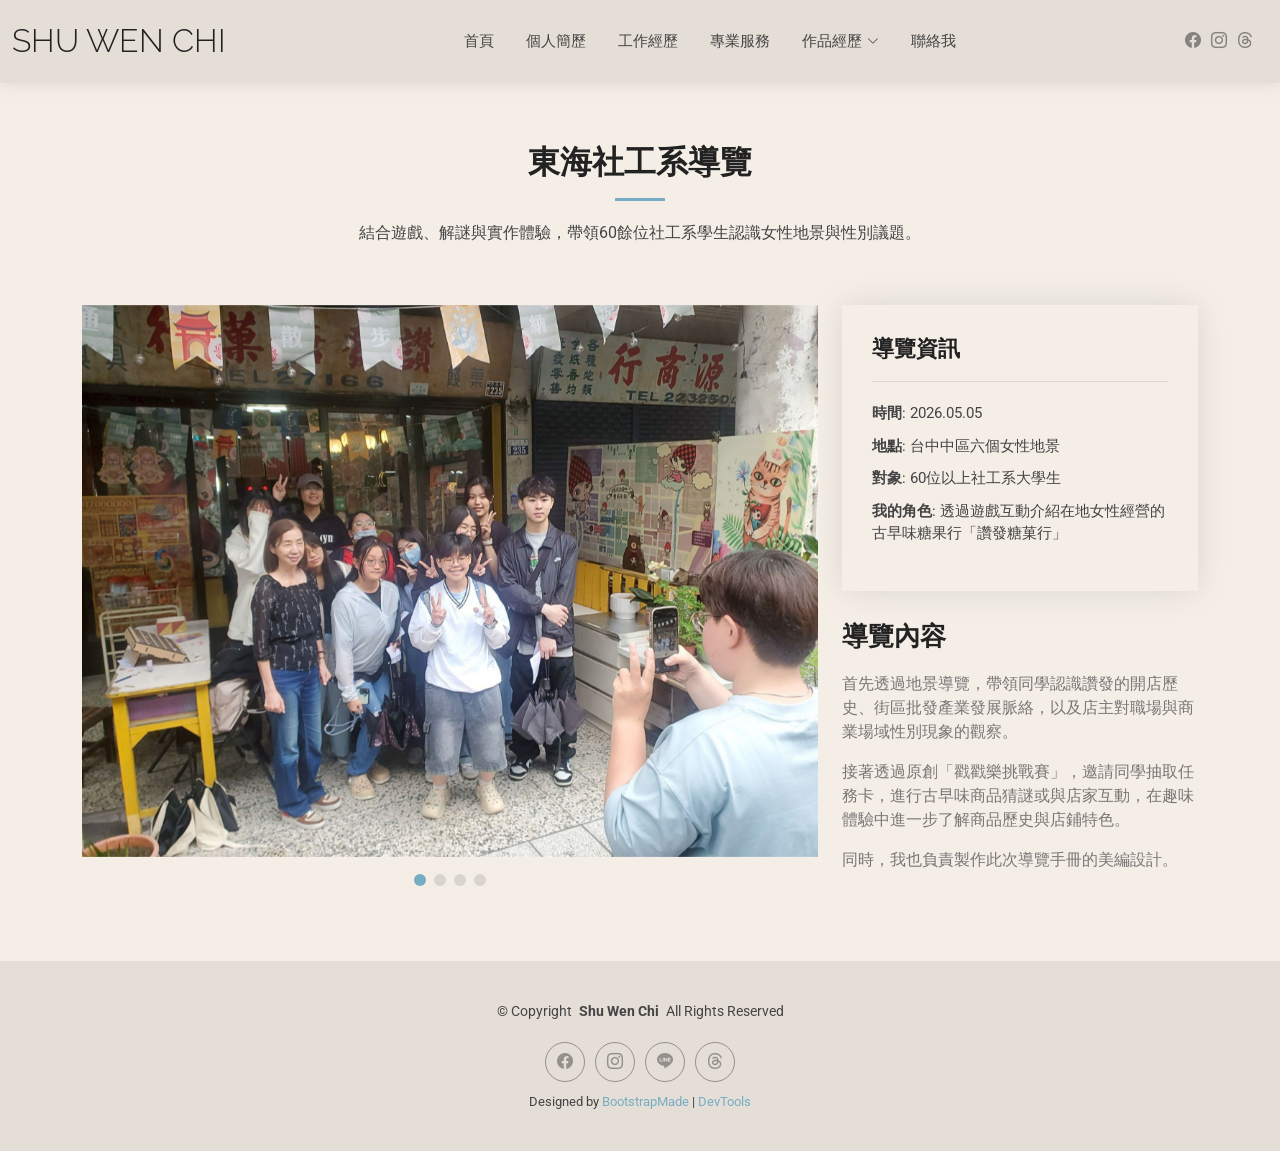
<file: portfolio-details 2.html>
<!DOCTYPE html>
<html lang="th-Hant">

<head>
  <meta charset="utf-8">
  <meta content="width=device-width, initial-scale=1.0" name="viewport">
  <title>Portfolio Details - Shu Wen Chi</title>
  <meta name="description" content="">
  <meta name="keywords" content="">

  <!-- Favicons -->
  <link href="assets/img/favicon.png" rel="icon">
  <link href="assets/img/apple-touch-icon.png" rel="apple-touch-icon">

  <!-- Fonts -->
  <link href="https://fonts.googleapis.com" rel="preconnect">
  <link href="https://fonts.gstatic.com" rel="preconnect" crossorigin>
  <link href="https://fonts.googleapis.com/css2?family=Roboto:ital,wght@0,100;0,300;0,400;0,500;0,700;0,900;1,100;1,300;1,400;1,500;1,700;1,900&family=Poppins:ital,wght@0,100;0,200;0,300;0,400;0,500;0,600;0,700;0,800;0,900;1,100;1,200;1,300;1,400;1,500;1,600;1,700;1,800;1,900&family=Raleway:ital,wght@0,100;0,200;0,300;0,400;0,500;0,600;0,700;0,800;0,900;1,100;1,200;1,300;1,400;1,500;1,600;1,700;1,800;1,900&display=swap" rel="stylesheet">

  <!-- Vendor CSS Files -->
  <link href="assets/vendor/bootstrap/css/bootstrap.min.css" rel="stylesheet">
  <link href="assets/vendor/bootstrap-icons/bootstrap-icons.css" rel="stylesheet">
  <link href="assets/vendor/aos/aos.css" rel="stylesheet">
  <link href="assets/vendor/swiper/swiper-bundle.min.css" rel="stylesheet">
  <link href="assets/vendor/glightbox/css/glightbox.min.css" rel="stylesheet">

  <!-- Main CSS File -->
  <link href="assets/css/main.css" rel="stylesheet">

  <!-- =======================================================
  * Template Name: Kelly
  * Template URL: https://bootstrapmade.com/kelly-free-bootstrap-cv-resume-html-template/
  * Updated: Aug 07 2024 with Bootstrap v5.3.3
  * Author: BootstrapMade.com
  * License: https://bootstrapmade.com/license/
  ======================================================== -->
</head>

<body class="portfolio-details-page">

  <header id="header" class="header d-flex align-items-center light-background sticky-top">
    <div class="container-fluid position-relative d-flex align-items-center justify-content-between">

      <a href="index.html" class="logo d-flex align-items-center me-auto me-xl-0">
        <!-- Uncomment the line below if you also wish to use an image logo -->
        <!-- <img src="assets/img/logo.png" alt=""> -->
        <h1 class="sitename">Shu Wen Chi</h1>
      </a>

      <nav id="navmenu" class="navmenu">
        <ul>
          <li><a href="index.html">首頁</a></li>
          <li><a href="about.html">個人簡歷</a></li>
          <li><a href="resume.html">工作經歷</a></li>
          <li><a href="services.html">專業服務</a></li>
          <li class="dropdown"><a href="portfolio.html">
            <span>作品經歷</span> <i class="bi bi-chevron-down toggle-dropdown"></i></a>
            <ul>
              <li class="dropdown"><a href="portfolio.html"><span>專案企劃</span> <i class="bi bi-chevron-down toggle-dropdown"></i></a>
                <ul>
                  <li><a href="portfolio-details 1.html">舊城文化專案執行</a></li>
                </ul>
              </li>

              <li class="dropdown"><a href="portfolio.html"><span>公共導覽</span> <i class="bi bi-chevron-down toggle-dropdown"></i></a>
                <ul>
                  <li><a href="portfolio-details 2.html">導覽實例</a></li>
                </ul>
              </li>

              <li class="dropdown"><a href="portfolio.html"><span>內容編輯</span> <i class="bi bi-chevron-down toggle-dropdown"></i></a>
                <ul>
                  <li><a href="portfolio-details 3.html">刊物編輯</a></li>
                </ul>
              </li>

              <li class="dropdown"><a href="portfolio.html"><span>美術編輯</span> <i class="bi bi-chevron-down toggle-dropdown"></i></a>
                <ul>
                  <li><a href="portfolio-details 4.html">展覽策劃</a></li>
                </ul>
              </li>

            </ul>
          </li>

          <li><a href="contact.html">聯絡我</a></li>
        </ul>
        <i class="mobile-nav-toggle d-xl-none bi bi-list"></i>
      </nav>

      <div class="header-social-links">
        <a href="https://www.facebook.com/p/%E7%B4%80%E5%A7%9D%E5%A6%8F-100008472439171/" class="facebook"  target="_blank"><i class="bi bi-facebook"></i></a>
        <a href="https://www.instagram.com/asking04_25/" class="instagram" target="_blank"><i class="bi bi-instagram"></i></a>
        <a href="https://www.threads.com/@asking04_25?xmt=AQG0oCi52wOAYczItsm08vJwgxgxBh9PtQRTKWDx_leYxd8" class="threads" target="_blank"><i class="bi bi-threads"></i></a>
      </div>

    </div>
  </header>

  <main class="main">

    <!-- Portfolio Details Section -->
    <section id="portfolio-details" class="portfolio-details section">

      <!-- Section Title -->
      <div class="container section-title" data-aos="fade-up">
        <h2>東海社工系導覽</h2>
        <p>結合遊戲、解謎與實作體驗，帶領60餘位社工系學生認識女性地景與性別議題。</p>
      </div><!-- End Section Title -->

      <div class="container" data-aos="fade-up" data-aos-delay="100">

        <div class="row gy-4">

          <div class="col-lg-8">
            <div class="portfolio-details-slider swiper init-swiper">

              <script type="application/json" class="swiper-config">
                {
                  "loop": true,
                  "speed": 600,
                  "autoplay": {
                    "delay": 5000
                  },
                  "slidesPerView": "auto",
                  "pagination": {
                    "el": ".swiper-pagination",
                    "type": "bullets",
                    "clickable": true
                  }
                }
              </script>

              <div class="swiper-wrapper align-items-center">

                <div class="swiper-slide">
                  <img src="assets/img/portfolio/app-2.jpg" alt="">
                </div>

                <div class="swiper-slide">
                  <img src="assets/img/portfolio/product-2.jpg" alt="">
                </div>

                <div class="swiper-slide">
                  <img src="assets/img/portfolio/branding-2.jpg" alt="">
                </div>

                <div class="swiper-slide">
                  <img src="assets/img/portfolio/books-2.jpg" alt="">
                </div>

              </div>
              <div class="swiper-pagination"></div>
            </div>
          </div>

          <div class="col-lg-4">
            <div class="portfolio-info" data-aos="fade-up" data-aos-delay="200">
              <h3>導覽資訊</h3>
              <ul>
                <li><strong>時間</strong>: 2026.05.05</li>
                <li><strong>地點</strong>: 台中中區六個女性地景</li>
                <li><strong>對象</strong>: 60位以上社工系大學生</li>
                <li><strong>我的角色</strong>: 透過遊戲互動介紹在地女性經營的古早味糖果行「讚發糖菓行」</a></li>
              </ul>
            </div>
            <div class="portfolio-description" data-aos="fade-up" data-aos-delay="300">
              <h2>導覽內容</h2>
              <p>
                 首先透過地景導覽，帶領同學認識讚發的開店歷史、街區批發產業發展脈絡，以及店主對職場與商業場域性別現象的觀察。
              </p> 
              <p>
                 接著透過原創「戳戳樂挑戰賽」，邀請同學抽取任務卡，進行古早味商品猜謎或與店家互動，在趣味體驗中進一步了解商品歷史與店鋪特色。
              </p> 
              <p>
                同時，我也負責製作此次導覽手冊的美編設計。
              </p> 
            </div>
          </div>

        </div>

      </div>

    </section><!-- /Portfolio Details Section -->

  </main>

 <footer id="footer" class="footer light-background">

    <div class="container">
      <div class="copyright text-center ">
        <p>© <span>Copyright</span> <strong class="px-1 sitename">Shu Wen Chi</strong> <span>All Rights Reserved<br></span></p>
      </div>
      <div class="social-links d-flex justify-content-center">
        <a href="https://www.facebook.com/p/%E7%B4%80%E5%A7%9D%E5%A6%8F-100008472439171/" class="facebook"  target="_blank"><i class="bi bi-facebook"></i></a>
        <a href="https://www.instagram.com/asking04_25/"class="instagram"  target="_blank"><i class="bi bi-instagram"></i></a>
        <a href="https://line.me/ti/p/Nc0f3n7Nig"class="line"  target="_blank"><i class="bi bi-line"></i></a>
        <a href="https://www.threads.com/@asking04_25?xmt=AQG0oCi52wOAYczItsm08vJwgxgxBh9PtQRTKWDx_leYxd8"class="threads"  target="_blank"><i class="bi bi-threads"></i></a>
      </div>
      <div class="credits">
        <!-- All the links in the footer should remain intact. -->
        <!-- You can delete the links only if you've purchased the pro version. -->
        <!-- Licensing information: https://bootstrapmade.com/license/ -->
        <!-- Purchase the pro version with working PHP/AJAX contact form: [buy-url] -->
        Designed by <a href="https://bootstrapmade.com/">BootstrapMade</a> | <a href="https://bootstrapmade.com/tools/">DevTools</a>
      </div>
    </div>

  </footer>

  <!-- Scroll Top -->
  <a href="#" id="scroll-top" class="scroll-top d-flex align-items-center justify-content-center"><i class="bi bi-arrow-up-short"></i></a>

  <!-- Preloader -->
  <div id="preloader"></div>

  <!-- Vendor JS Files -->
  <script src="assets/vendor/bootstrap/js/bootstrap.bundle.min.js"></script>
  <script src="assets/vendor/php-email-form/validate.js"></script>
  <script src="assets/vendor/aos/aos.js"></script>
  <script src="assets/vendor/waypoints/noframework.waypoints.js"></script>
  <script src="assets/vendor/purecounter/purecounter_vanilla.js"></script>
  <script src="assets/vendor/swiper/swiper-bundle.min.js"></script>
  <script src="assets/vendor/glightbox/js/glightbox.min.js"></script>
  <script src="assets/vendor/imagesloaded/imagesloaded.pkgd.min.js"></script>
  <script src="assets/vendor/isotope-layout/isotope.pkgd.min.js"></script>

  <!-- Main JS File -->
  <script src="assets/js/main.js"></script>

</body>

</html>
</file>
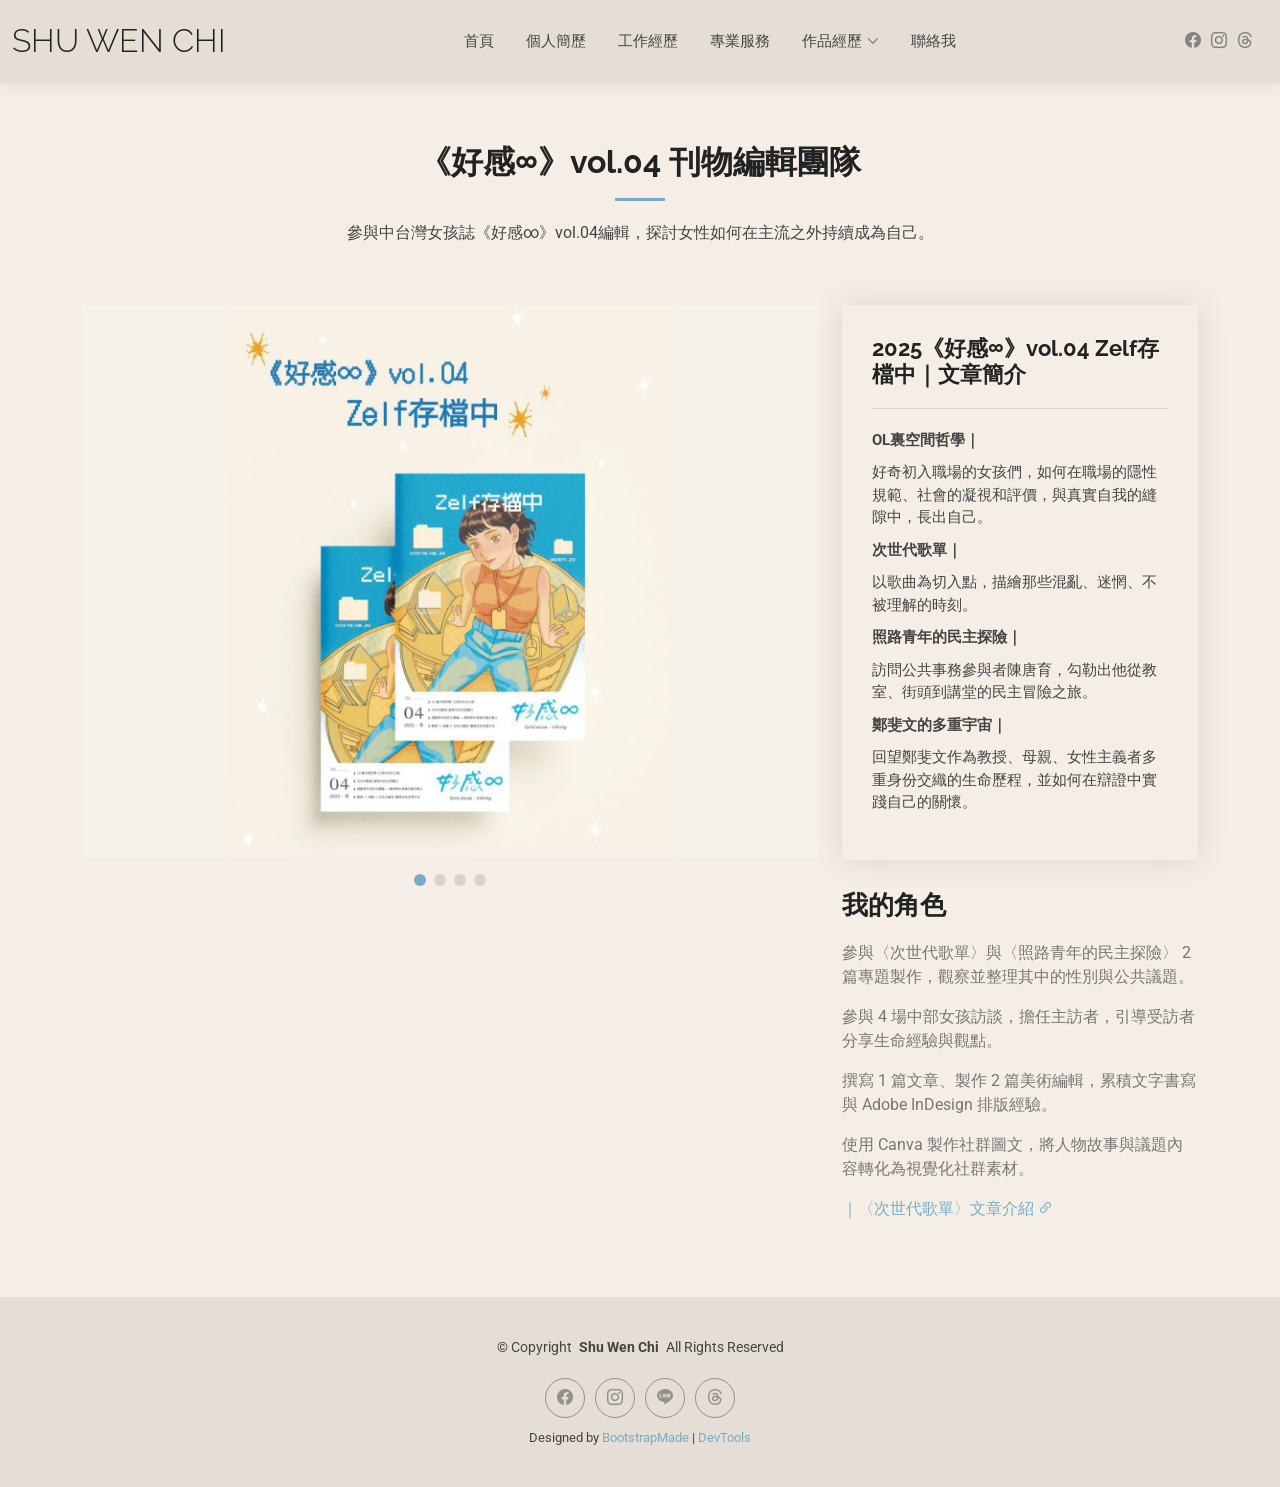
<file: portfolio-details 3.html>
<!DOCTYPE html>
<html lang="th-Hant">

<head>
  <meta charset="utf-8">
  <meta content="width=device-width, initial-scale=1.0" name="viewport">
  <title>Portfolio Details - Shu Wen Chi</title>
  <meta name="description" content="">
  <meta name="keywords" content="">

  <!-- Favicons -->
  <link href="assets/img/favicon.png" rel="icon">
  <link href="assets/img/apple-touch-icon.png" rel="apple-touch-icon">

  <!-- Fonts -->
  <link href="https://fonts.googleapis.com" rel="preconnect">
  <link href="https://fonts.gstatic.com" rel="preconnect" crossorigin>
  <link href="https://fonts.googleapis.com/css2?family=Roboto:ital,wght@0,100;0,300;0,400;0,500;0,700;0,900;1,100;1,300;1,400;1,500;1,700;1,900&family=Poppins:ital,wght@0,100;0,200;0,300;0,400;0,500;0,600;0,700;0,800;0,900;1,100;1,200;1,300;1,400;1,500;1,600;1,700;1,800;1,900&family=Raleway:ital,wght@0,100;0,200;0,300;0,400;0,500;0,600;0,700;0,800;0,900;1,100;1,200;1,300;1,400;1,500;1,600;1,700;1,800;1,900&display=swap" rel="stylesheet">

  <!-- Vendor CSS Files -->
  <link href="assets/vendor/bootstrap/css/bootstrap.min.css" rel="stylesheet">
  <link href="assets/vendor/bootstrap-icons/bootstrap-icons.css" rel="stylesheet">
  <link href="assets/vendor/aos/aos.css" rel="stylesheet">
  <link href="assets/vendor/swiper/swiper-bundle.min.css" rel="stylesheet">
  <link href="assets/vendor/glightbox/css/glightbox.min.css" rel="stylesheet">

  <!-- Main CSS File -->
  <link href="assets/css/main.css" rel="stylesheet">

  <!-- =======================================================
  * Template Name: Kelly
  * Template URL: https://bootstrapmade.com/kelly-free-bootstrap-cv-resume-html-template/
  * Updated: Aug 07 2024 with Bootstrap v5.3.3
  * Author: BootstrapMade.com
  * License: https://bootstrapmade.com/license/
  ======================================================== -->
</head>

<body class="portfolio-details-page">

  <header id="header" class="header d-flex align-items-center light-background sticky-top">
    <div class="container-fluid position-relative d-flex align-items-center justify-content-between">

      <a href="index.html" class="logo d-flex align-items-center me-auto me-xl-0">
        <!-- Uncomment the line below if you also wish to use an image logo -->
        <!-- <img src="assets/img/logo.png" alt=""> -->
        <h1 class="sitename">Shu Wen Chi</h1>
      </a>

      <nav id="navmenu" class="navmenu">
        <ul>
          <li><a href="index.html">首頁</a></li>
          <li><a href="about.html">個人簡歷</a></li>
          <li><a href="resume.html">工作經歷</a></li>
          <li><a href="services.html">專業服務</a></li>
          <li class="dropdown"><a href="portfolio.html">
            <span>作品經歷</span> <i class="bi bi-chevron-down toggle-dropdown"></i></a>
            <ul>
              <li class="dropdown"><a href="portfolio.html"><span>專案企劃</span> <i class="bi bi-chevron-down toggle-dropdown"></i></a>
                <ul>
                  <li><a href="portfolio-details 1.html">舊城文化專案執行</a></li>
                </ul>
              </li>

              <li class="dropdown"><a href="portfolio.html"><span>公共導覽</span> <i class="bi bi-chevron-down toggle-dropdown"></i></a>
                <ul>
                  <li><a href="portfolio-details 2.html">導覽實例</a></li>
                </ul>
              </li>

              <li class="dropdown"><a href="portfolio.html"><span>內容編輯</span> <i class="bi bi-chevron-down toggle-dropdown"></i></a>
                <ul>
                  <li><a href="portfolio-details 3.html">刊物編輯</a></li>
                </ul>
              </li>

              <li class="dropdown"><a href="portfolio.html"><span>美術編輯</span> <i class="bi bi-chevron-down toggle-dropdown"></i></a>
                <ul>
                  <li><a href="portfolio-details 4.html">展覽策劃</a></li>
                </ul>
              </li>

            </ul>
          </li>

          <li><a href="contact.html">聯絡我</a></li>
        </ul>
        <i class="mobile-nav-toggle d-xl-none bi bi-list"></i>
      </nav>

      <div class="header-social-links">
        <a href="https://www.facebook.com/p/%E7%B4%80%E5%A7%9D%E5%A6%8F-100008472439171/" class="facebook"  target="_blank"><i class="bi bi-facebook"></i></a>
        <a href="https://www.instagram.com/asking04_25/" class="instagram" target="_blank"><i class="bi bi-instagram"></i></a>
        <a href="https://www.threads.com/@asking04_25?xmt=AQG0oCi52wOAYczItsm08vJwgxgxBh9PtQRTKWDx_leYxd8" class="threads" target="_blank"><i class="bi bi-threads"></i></a>
      </div>

    </div>
  </header>

  <main class="main">

    <!-- Portfolio Details Section -->
    <section id="portfolio-details" class="portfolio-details section">

      <!-- Section Title -->
      <div class="container section-title" data-aos="fade-up">
        <h2>《好感∞》vol.04 刊物編輯團隊</h2>
        <p>參與中台灣女孩誌《好感∞》vol.04編輯，探討女性如何在主流之外持續成為自己。</p>
      </div><!-- End Section Title -->

      <div class="container" data-aos="fade-up" data-aos-delay="100">

        <div class="row gy-4">

          <div class="col-lg-8">
            <div class="portfolio-details-slider swiper init-swiper">

              <script type="application/json" class="swiper-config">
                {
                  "loop": true,
                  "speed": 600,
                  "autoplay": {
                    "delay": 5000
                  },
                  "slidesPerView": "auto",
                  "pagination": {
                    "el": ".swiper-pagination",
                    "type": "bullets",
                    "clickable": true
                  }
                }
              </script>

              <div class="swiper-wrapper align-items-center">

                <div class="swiper-slide">
                  <img src="assets/img/portfolio/app-3.jpg" alt="">
                </div>

                <div class="swiper-slide">
                  <img src="assets/img/portfolio/books-3.jpg" alt="">
                </div>

                <div class="swiper-slide">
                  <img src="assets/img/portfolio/branding-3.jpg" alt="">
                </div>

                <div class="swiper-slide">
                  <img src="assets/img/portfolio/product-3.jpg" alt="">
                </div>

              </div>
              <div class="swiper-pagination"></div>
            </div>
          </div>

          <div class="col-lg-4">
            <div class="portfolio-info" data-aos="fade-up" data-aos-delay="200">
              <h3>2025《好感∞》vol.04 Zelf存檔中｜文章簡介</h3>
              <ul>
                <li><strong>OL裏空間哲學｜</strong></li>
                <li>好奇初入職場的女孩們，如何在職場的隱性規範、社會的凝視和評價，與真實自我的縫隙中，長出自己。</li>
                <li><strong>次世代歌單｜</strong></li>
                <li>以歌曲為切入點，描繪那些混亂、迷惘、不被理解的時刻。</li>
                <li><strong>照路青年的民主探險｜</strong></li>
                <li>訪問公共事務參與者陳唐育，勾勒出他從教室、街頭到講堂的民主冒險之旅。</li>
                <li><strong>鄭斐文的多重宇宙｜ </strong></li>
                <li>回望鄭斐文作為教授、母親、女性主義者多重身份交織的生命歷程，並如何在辯證中實踐自己的關懷。</li>
              </ul>
            </div>
            <div class="portfolio-description" data-aos="fade-up" data-aos-delay="300">
              <h2>我的角色</h2>
              <p>
                參與〈次世代歌單〉與〈照路青年的民主探險〉 2 篇專題製作，觀察並整理其中的性別與公共議題。
                </p>
              <p>
                參與 4 場中部女孩訪談，擔任主訪者，引導受訪者分享生命經驗與觀點。
              </p>
              <p>
                撰寫 1 篇文章、製作 2 篇美術編輯，累積文字書寫與 Adobe InDesign 排版經驗。
              </p>
              <p>
                使用 Canva 製作社群圖文，將人物故事與議題內容轉化為視覺化社群素材。
              </p>
              <p>
              <a href="https://www.instagram.com/p/DTxIoKdmM7-/?utm_source=ig_web_copy_link&igsh=MzRlODBiNWFlZA==" target="_blank">｜〈次世代歌單〉文章介紹 <i class="bi bi-link-45deg"></i></a>
              </p>
            </div>
          </div>

        </div>

      </div>

    </section><!-- /Portfolio Details Section -->

  </main>

 <footer id="footer" class="footer light-background">

    <div class="container">
      <div class="copyright text-center ">
        <p>© <span>Copyright</span> <strong class="px-1 sitename">Shu Wen Chi</strong> <span>All Rights Reserved<br></span></p>
      </div>
      <div class="social-links d-flex justify-content-center">
        <a href="https://www.facebook.com/p/%E7%B4%80%E5%A7%9D%E5%A6%8F-100008472439171/" class="facebook"  target="_blank"><i class="bi bi-facebook"></i></a>
        <a href="https://www.instagram.com/asking04_25/"class="instagram"  target="_blank"><i class="bi bi-instagram"></i></a>
        <a href="https://line.me/ti/p/Nc0f3n7Nig"class="line"  target="_blank"><i class="bi bi-line"></i></a>
        <a href="https://www.threads.com/@asking04_25?xmt=AQG0oCi52wOAYczItsm08vJwgxgxBh9PtQRTKWDx_leYxd8"class="threads"  target="_blank"><i class="bi bi-threads"></i></a>
      </div>
      <div class="credits">
        <!-- All the links in the footer should remain intact. -->
        <!-- You can delete the links only if you've purchased the pro version. -->
        <!-- Licensing information: https://bootstrapmade.com/license/ -->
        <!-- Purchase the pro version with working PHP/AJAX contact form: [buy-url] -->
        Designed by <a href="https://bootstrapmade.com/">BootstrapMade</a> | <a href="https://bootstrapmade.com/tools/">DevTools</a>
      </div>
    </div>

  </footer>

  <!-- Scroll Top -->
  <a href="#" id="scroll-top" class="scroll-top d-flex align-items-center justify-content-center"><i class="bi bi-arrow-up-short"></i></a>

  <!-- Preloader -->
  <div id="preloader"></div>

  <!-- Vendor JS Files -->
  <script src="assets/vendor/bootstrap/js/bootstrap.bundle.min.js"></script>
  <script src="assets/vendor/php-email-form/validate.js"></script>
  <script src="assets/vendor/aos/aos.js"></script>
  <script src="assets/vendor/waypoints/noframework.waypoints.js"></script>
  <script src="assets/vendor/purecounter/purecounter_vanilla.js"></script>
  <script src="assets/vendor/swiper/swiper-bundle.min.js"></script>
  <script src="assets/vendor/glightbox/js/glightbox.min.js"></script>
  <script src="assets/vendor/imagesloaded/imagesloaded.pkgd.min.js"></script>
  <script src="assets/vendor/isotope-layout/isotope.pkgd.min.js"></script>

  <!-- Main JS File -->
  <script src="assets/js/main.js"></script>

</body>

</html>
</file>
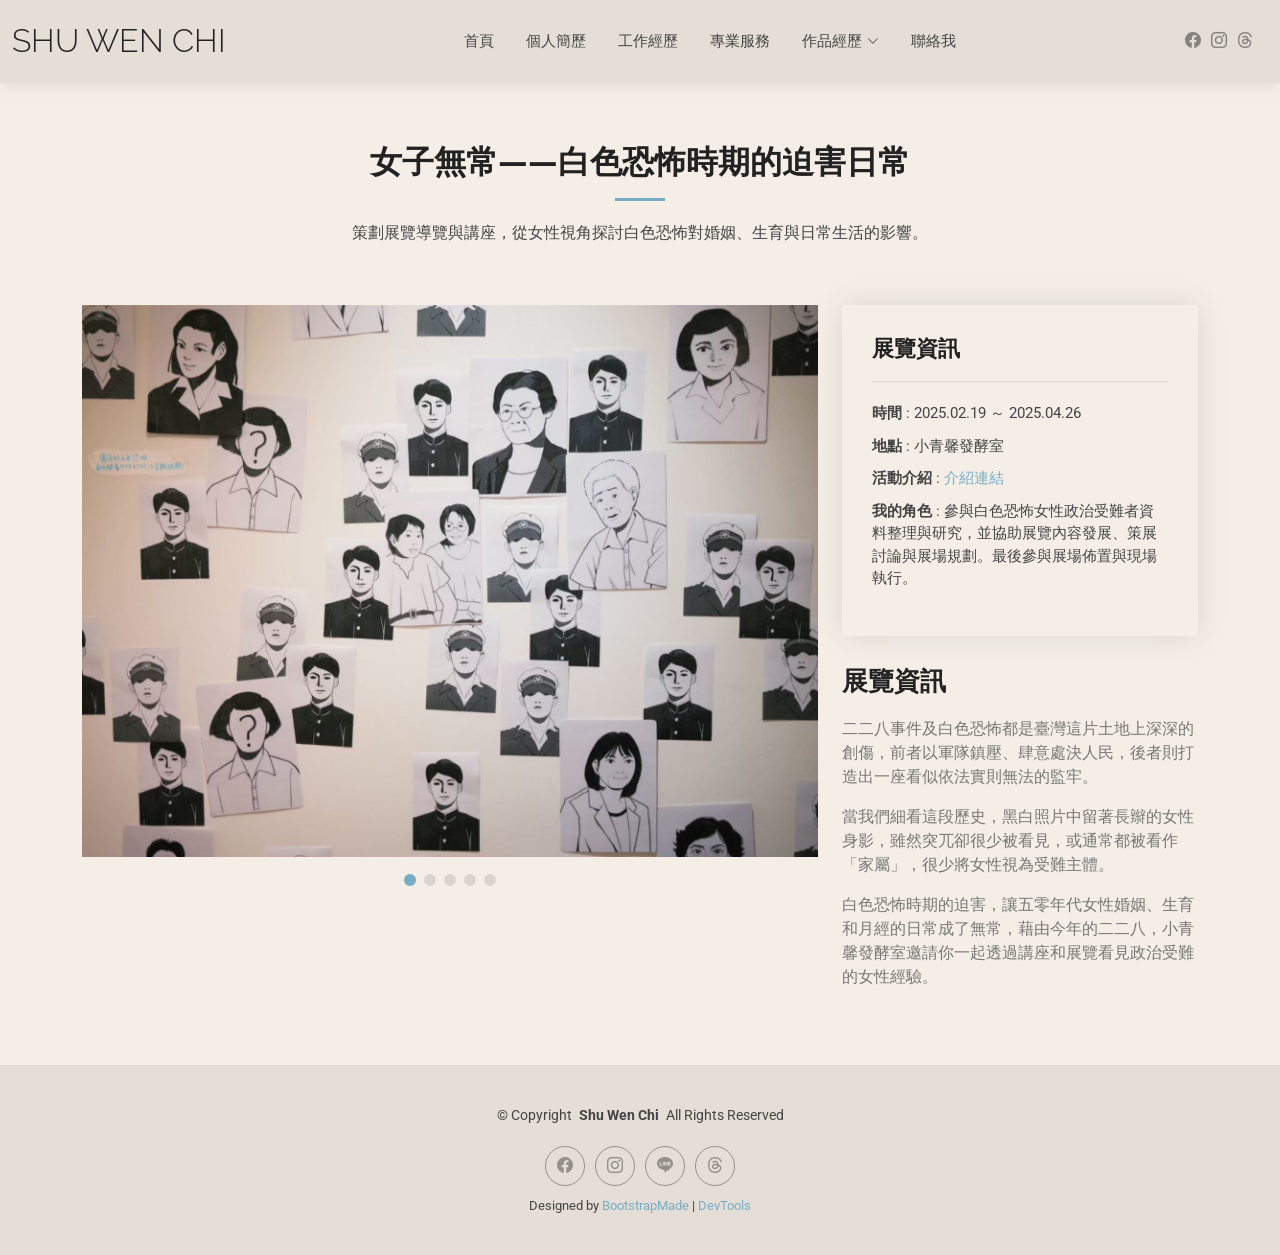
<file: portfolio-details 4.html>
<!DOCTYPE html>
<html lang="th-Hant">

<head>
  <meta charset="utf-8">
  <meta content="width=device-width, initial-scale=1.0" name="viewport">
  <title>Portfolio Details - Shu Wen Chi</title>
  <meta name="description" content="">
  <meta name="keywords" content="">

  <!-- Favicons -->
  <link href="assets/img/favicon.png" rel="icon">
  <link href="assets/img/apple-touch-icon.png" rel="apple-touch-icon">

  <!-- Fonts -->
  <link href="https://fonts.googleapis.com" rel="preconnect">
  <link href="https://fonts.gstatic.com" rel="preconnect" crossorigin>
  <link href="https://fonts.googleapis.com/css2?family=Roboto:ital,wght@0,100;0,300;0,400;0,500;0,700;0,900;1,100;1,300;1,400;1,500;1,700;1,900&family=Poppins:ital,wght@0,100;0,200;0,300;0,400;0,500;0,600;0,700;0,800;0,900;1,100;1,200;1,300;1,400;1,500;1,600;1,700;1,800;1,900&family=Raleway:ital,wght@0,100;0,200;0,300;0,400;0,500;0,600;0,700;0,800;0,900;1,100;1,200;1,300;1,400;1,500;1,600;1,700;1,800;1,900&display=swap" rel="stylesheet">

  <!-- Vendor CSS Files -->
  <link href="assets/vendor/bootstrap/css/bootstrap.min.css" rel="stylesheet">
  <link href="assets/vendor/bootstrap-icons/bootstrap-icons.css" rel="stylesheet">
  <link href="assets/vendor/aos/aos.css" rel="stylesheet">
  <link href="assets/vendor/swiper/swiper-bundle.min.css" rel="stylesheet">
  <link href="assets/vendor/glightbox/css/glightbox.min.css" rel="stylesheet">

  <!-- Main CSS File -->
  <link href="assets/css/main.css" rel="stylesheet">

  <!-- =======================================================
  * Template Name: Kelly
  * Template URL: https://bootstrapmade.com/kelly-free-bootstrap-cv-resume-html-template/
  * Updated: Aug 07 2024 with Bootstrap v5.3.3
  * Author: BootstrapMade.com
  * License: https://bootstrapmade.com/license/
  ======================================================== -->
</head>

<body class="portfolio-details-page">

  <header id="header" class="header d-flex align-items-center light-background sticky-top">
    <div class="container-fluid position-relative d-flex align-items-center justify-content-between">

      <a href="index.html" class="logo d-flex align-items-center me-auto me-xl-0">
        <!-- Uncomment the line below if you also wish to use an image logo -->
        <!-- <img src="assets/img/logo.png" alt=""> -->
        <h1 class="sitename">Shu Wen Chi</h1>
      </a>

      <nav id="navmenu" class="navmenu">
        <ul>
          <li><a href="index.html">首頁</a></li>
          <li><a href="about.html">個人簡歷</a></li>
          <li><a href="resume.html">工作經歷</a></li>
          <li><a href="services.html">專業服務</a></li>
          <li class="dropdown"><a href="portfolio.html">
            <span>作品經歷</span> <i class="bi bi-chevron-down toggle-dropdown"></i></a>
            <ul>
              <li class="dropdown"><a href="portfolio.html"><span>專案企劃</span> <i class="bi bi-chevron-down toggle-dropdown"></i></a>
                <ul>
                  <li><a href="portfolio-details 1.html">舊城文化專案執行</a></li>
                </ul>
              </li>

              <li class="dropdown"><a href="portfolio.html"><span>公共導覽</span> <i class="bi bi-chevron-down toggle-dropdown"></i></a>
                <ul>
                  <li><a href="portfolio-details 2.html">導覽實例</a></li>
                </ul>
              </li>

              <li class="dropdown"><a href="portfolio.html"><span>內容編輯</span> <i class="bi bi-chevron-down toggle-dropdown"></i></a>
                <ul>
                  <li><a href="portfolio-details 3.html">刊物編輯</a></li>
                </ul>
              </li>

              <li class="dropdown"><a href="portfolio.html"><span>美術編輯</span> <i class="bi bi-chevron-down toggle-dropdown"></i></a>
                <ul>
                  <li><a href="portfolio-details 4.html">展覽策劃</a></li>
                </ul>
              </li>

            </ul>
          </li>

          <li><a href="contact.html">聯絡我</a></li>
        </ul>
        <i class="mobile-nav-toggle d-xl-none bi bi-list"></i>
      </nav>

      <div class="header-social-links">
        <a href="https://www.facebook.com/p/%E7%B4%80%E5%A7%9D%E5%A6%8F-100008472439171/" class="facebook"  target="_blank"><i class="bi bi-facebook"></i></a>
        <a href="https://www.instagram.com/asking04_25/" class="instagram" target="_blank"><i class="bi bi-instagram"></i></a>
        <a href="https://www.threads.com/@asking04_25?xmt=AQG0oCi52wOAYczItsm08vJwgxgxBh9PtQRTKWDx_leYxd8" class="threads" target="_blank"><i class="bi bi-threads"></i></a>
      </div>

    </div>
  </header>

  <main class="main">

    <!-- Portfolio Details Section -->
    <section id="portfolio-details" class="portfolio-details section">

      <!-- Section Title -->
      <div class="container section-title" data-aos="fade-up">
        <h2>女子無常——白色恐怖時期的迫害日常</h2>
        <p>策劃展覽導覽與講座，從女性視角探討白色恐怖對婚姻、生育與日常生活的影響。</p>
      </div><!-- End Section Title -->

      <div class="container" data-aos="fade-up" data-aos-delay="100">

        <div class="row gy-4">

          <div class="col-lg-8">
            <div class="portfolio-details-slider swiper init-swiper">

              <script type="application/json" class="swiper-config">
                {
                  "loop": true,
                  "speed": 600,
                  "autoplay": {
                    "delay": 5000
                  },
                  "slidesPerView": "auto",
                  "pagination": {
                    "el": ".swiper-pagination",
                    "type": "bullets",
                    "clickable": true
                  }
                }
              </script>

              <div class="swiper-wrapper align-items-center">

                <div class="swiper-slide">
                  <img src="assets/img/portfolio/app-4.jpg" alt="">
                </div>

                <div class="swiper-slide">
                  <img src="assets/img/portfolio/books-4.jpg" alt="">
                </div>

                <div class="swiper-slide">
                  <img src="assets/img/portfolio/branding-4.jpg" alt="">
                </div>

                <div class="swiper-slide">
                  <img src="assets/img/portfolio/product-4.jpg" alt="">
                </div>

                <div class="swiper-slide">
                  <img src="assets/img/portfolio/others-4.jpg" alt="">
                </div>

              </div>
              <div class="swiper-pagination"></div>
            </div>
          </div>

          <div class="col-lg-4">
            <div class="portfolio-info" data-aos="fade-up" data-aos-delay="200">
              <h3>展覽資訊</h3>
              <ul>
                <li><strong>時間</strong> : 2025.02.19 ～ 2025.04.26</li>
                <li><strong>地點</strong> : 小青馨發酵室</li>
                <li><strong>活動介紹</strong> : <a href="https://www.instagram.com/p/DF7stuuN9An/?utm_source=ig_web_copy_link&igsh=MzRlODBiNWFlZA==">介紹連結</a></li>
                <li><strong>我的角色</strong> : 參與白色恐怖女性政治受難者資料整理與研究，並協助展覽內容發展、策展討論與展場規劃。最後參與展場佈置與現場執行。</li>
              </ul>
            </div>
            <div class="portfolio-description" data-aos="fade-up" data-aos-delay="300">
              <h2>展覽資訊</h2>
              <p>
                 二二八事件及白色恐怖都是臺灣這片土地上深深的創傷，前者以軍隊鎮壓、肆意處決人民，後者則打造出一座看似依法實則無法的監牢。</p>
               <p>當我們細看這段歷史，黑白照片中留著長辮的女性身影，雖然突兀卻很少被看見，或通常都被看作「家屬」，很少將女性視為受難主體。</p>
               <p>白色恐怖時期的迫害，讓五零年代女性婚姻、生育和月經的日常成了無常，藉由今年的二二八，小青馨發酵室邀請你一起透過講座和展覽看見政治受難的女性經驗。</p>
            </div>
          </div>

        </div>

      </div>

    </section><!-- /Portfolio Details Section -->

  </main>

 <footer id="footer" class="footer light-background">

    <div class="container">
      <div class="copyright text-center ">
        <p>© <span>Copyright</span> <strong class="px-1 sitename">Shu Wen Chi</strong> <span>All Rights Reserved<br></span></p>
      </div>
      <div class="social-links d-flex justify-content-center">
        <a href="https://www.facebook.com/p/%E7%B4%80%E5%A7%9D%E5%A6%8F-100008472439171/" class="facebook"  target="_blank"><i class="bi bi-facebook"></i></a>
        <a href="https://www.instagram.com/asking04_25/"class="instagram"  target="_blank"><i class="bi bi-instagram"></i></a>
        <a href="https://line.me/ti/p/Nc0f3n7Nig"class="line"  target="_blank"><i class="bi bi-line"></i></a>
        <a href="https://www.threads.com/@asking04_25?xmt=AQG0oCi52wOAYczItsm08vJwgxgxBh9PtQRTKWDx_leYxd8"class="threads"  target="_blank"><i class="bi bi-threads"></i></a>
      </div>
      <div class="credits">
        <!-- All the links in the footer should remain intact. -->
        <!-- You can delete the links only if you've purchased the pro version. -->
        <!-- Licensing information: https://bootstrapmade.com/license/ -->
        <!-- Purchase the pro version with working PHP/AJAX contact form: [buy-url] -->
        Designed by <a href="https://bootstrapmade.com/">BootstrapMade</a> | <a href="https://bootstrapmade.com/tools/">DevTools</a>
      </div>
    </div>

  </footer>

  <!-- Scroll Top -->
  <a href="#" id="scroll-top" class="scroll-top d-flex align-items-center justify-content-center"><i class="bi bi-arrow-up-short"></i></a>

  <!-- Preloader -->
  <div id="preloader"></div>

  <!-- Vendor JS Files -->
  <script src="assets/vendor/bootstrap/js/bootstrap.bundle.min.js"></script>
  <script src="assets/vendor/php-email-form/validate.js"></script>
  <script src="assets/vendor/aos/aos.js"></script>
  <script src="assets/vendor/waypoints/noframework.waypoints.js"></script>
  <script src="assets/vendor/purecounter/purecounter_vanilla.js"></script>
  <script src="assets/vendor/swiper/swiper-bundle.min.js"></script>
  <script src="assets/vendor/glightbox/js/glightbox.min.js"></script>
  <script src="assets/vendor/imagesloaded/imagesloaded.pkgd.min.js"></script>
  <script src="assets/vendor/isotope-layout/isotope.pkgd.min.js"></script>

  <!-- Main JS File -->
  <script src="assets/js/main.js"></script>

</body>

</html>
</file>
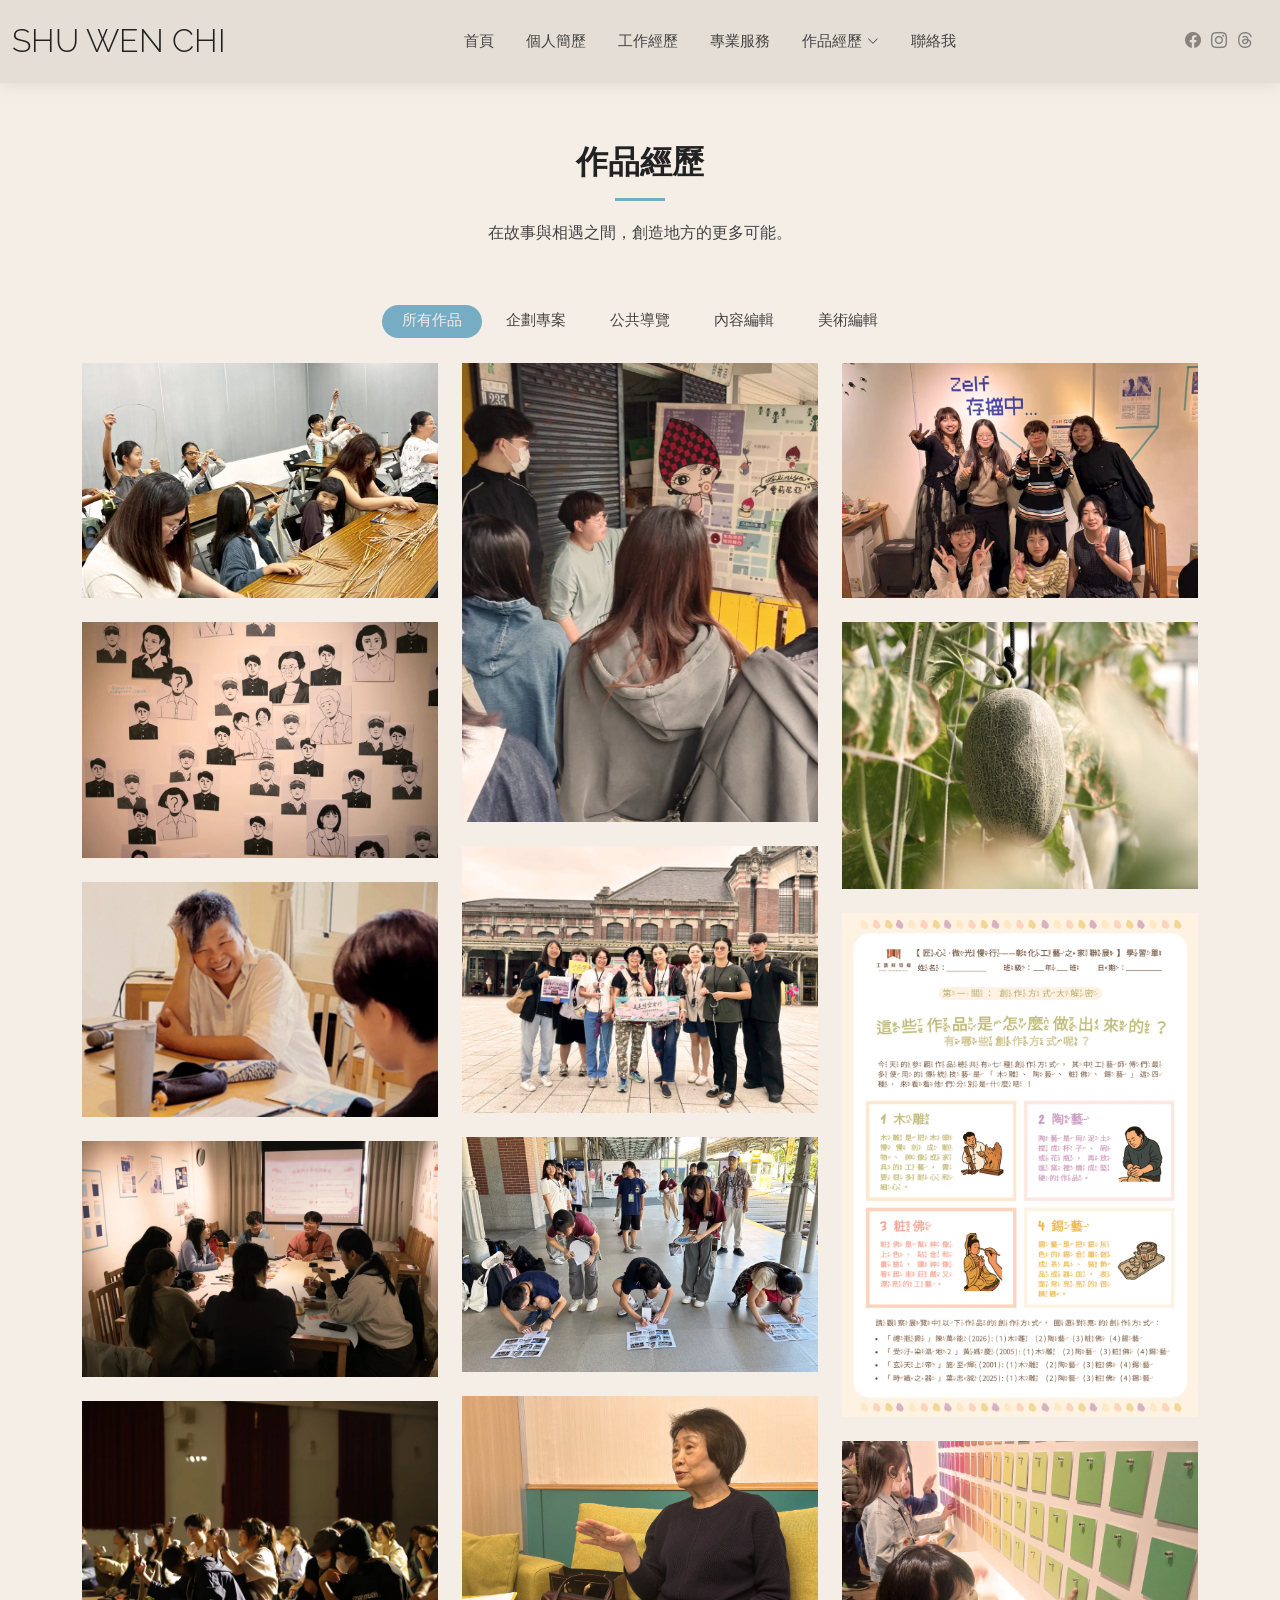
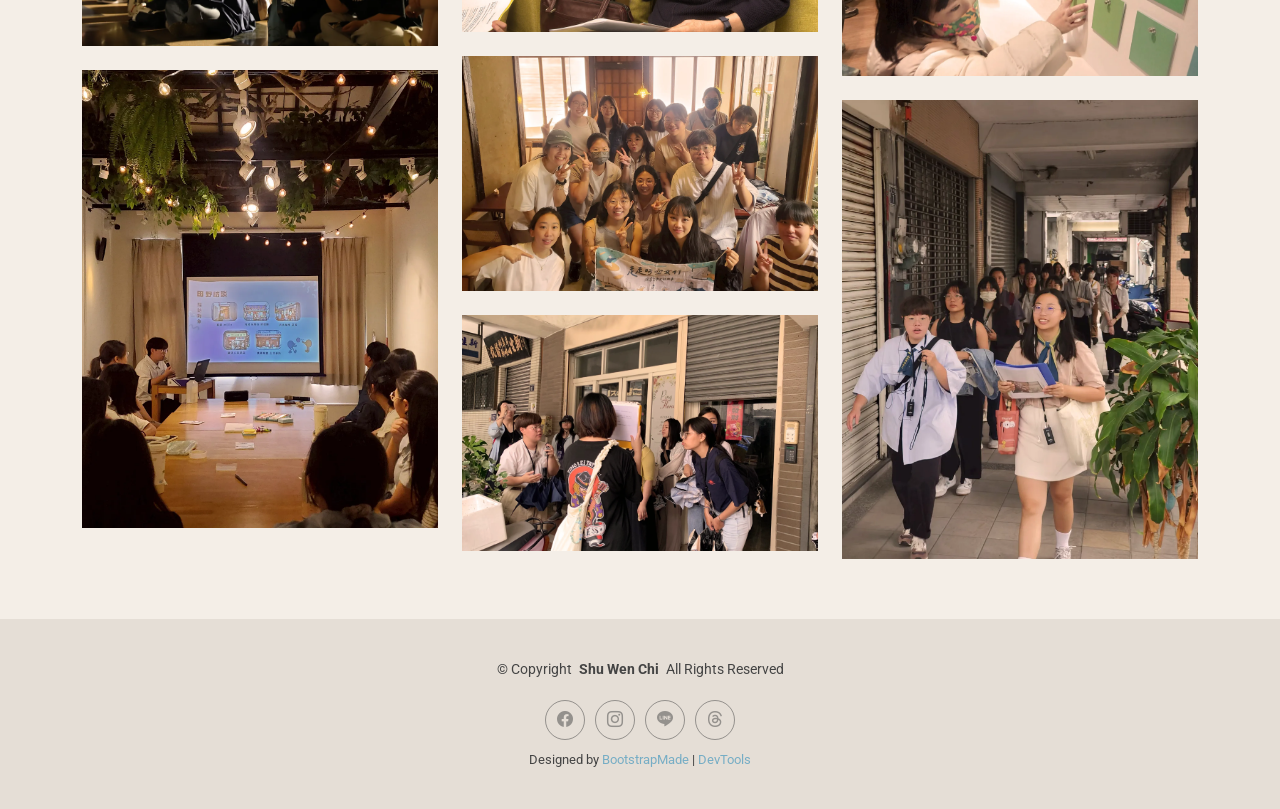
<file: portfolio.html>
<!DOCTYPE html>
<html lang="th-Hant">

<head>
  <meta charset="utf-8">
  <meta content="width=device-width, initial-scale=1.0" name="viewport">
  <title>Portfolio - Shu Wen Chi</title>
  <meta name="description" content="">
  <meta name="keywords" content="">

  <!-- Favicons -->
  <link href="assets/img/favicon.png" rel="icon">
  <link href="assets/img/apple-touch-icon.png" rel="apple-touch-icon">

  <!-- Fonts -->
  <link href="https://fonts.googleapis.com" rel="preconnect">
  <link href="https://fonts.gstatic.com" rel="preconnect" crossorigin>
  <link href="https://fonts.googleapis.com/css2?family=Roboto:ital,wght@0,100;0,300;0,400;0,500;0,700;0,900;1,100;1,300;1,400;1,500;1,700;1,900&family=Poppins:ital,wght@0,100;0,200;0,300;0,400;0,500;0,600;0,700;0,800;0,900;1,100;1,200;1,300;1,400;1,500;1,600;1,700;1,800;1,900&family=Raleway:ital,wght@0,100;0,200;0,300;0,400;0,500;0,600;0,700;0,800;0,900;1,100;1,200;1,300;1,400;1,500;1,600;1,700;1,800;1,900&display=swap" rel="stylesheet">

  <!-- Vendor CSS Files -->
  <link href="assets/vendor/bootstrap/css/bootstrap.min.css" rel="stylesheet">
  <link href="assets/vendor/bootstrap-icons/bootstrap-icons.css" rel="stylesheet">
  <link href="assets/vendor/aos/aos.css" rel="stylesheet">
  <link href="assets/vendor/swiper/swiper-bundle.min.css" rel="stylesheet">
  <link href="assets/vendor/glightbox/css/glightbox.min.css" rel="stylesheet">

  <!-- Main CSS File -->
  <link href="assets/css/main.css" rel="stylesheet">

  <!-- =======================================================
  * Template Name: Kelly
  * Template URL: https://bootstrapmade.com/kelly-free-bootstrap-cv-resume-html-template/
  * Updated: Aug 07 2024 with Bootstrap v5.3.3
  * Author: BootstrapMade.com
  * License: https://bootstrapmade.com/license/
  ======================================================== -->
</head>

<body class="portfolio-page">

 <header id="header" class="header d-flex align-items-center light-background sticky-top">
    <div class="container-fluid position-relative d-flex align-items-center justify-content-between">

      <a href="index.html" class="logo d-flex align-items-center me-auto me-xl-0">
        <!-- Uncomment the line below if you also wish to use an image logo -->
        <!-- <img src="assets/img/logo.png" alt=""> -->
        <h1 class="sitename">Shu Wen Chi</h1>
      </a>

      <nav id="navmenu" class="navmenu">
        <ul>
          <li><a href="index.html">首頁</a></li>
          <li><a href="about.html">個人簡歷</a></li>
          <li><a href="resume.html">工作經歷</a></li>
          <li><a href="services.html">專業服務</a></li>
          <li class="dropdown"><a href="portfolio.html">
            <span>作品經歷</span> <i class="bi bi-chevron-down toggle-dropdown"></i></a>
            <ul>
              <li class="dropdown"><a href="portfolio.html"><span>專案企劃</span> <i class="bi bi-chevron-down toggle-dropdown"></i></a>
                <ul>
                  <li><a href="portfolio-details 1.html">舊城文化專案執行</a></li>
                </ul>
              </li>

              <li class="dropdown"><a href="portfolio.html"><span>公共導覽</span> <i class="bi bi-chevron-down toggle-dropdown"></i></a>
                <ul>
                  <li><a href="portfolio-details 2.html">導覽實例</a></li>
                </ul>
              </li>

              <li class="dropdown"><a href="portfolio.html"><span>內容編輯</span> <i class="bi bi-chevron-down toggle-dropdown"></i></a>
                <ul>
                  <li><a href="portfolio-details 3.html">刊物編輯</a></li>
                </ul>
              </li>

              <li class="dropdown"><a href="portfolio.html"><span>美術編輯</span> <i class="bi bi-chevron-down toggle-dropdown"></i></a>
                <ul>
                  <li><a href="portfolio-details 4.html">展覽策劃</a></li>
                </ul>
              </li>

            </ul>
          </li>

          <li><a href="contact.html">聯絡我</a></li>
        </ul>
        <i class="mobile-nav-toggle d-xl-none bi bi-list"></i>
      </nav>

      <div class="header-social-links">
        <a href="https://www.facebook.com/p/%E7%B4%80%E5%A7%9D%E5%A6%8F-100008472439171/" class="facebook"  target="_blank"><i class="bi bi-facebook"></i></a>
        <a href="https://www.instagram.com/asking04_25/" class="instagram" target="_blank"><i class="bi bi-instagram"></i></a>
        <a href="https://www.threads.com/@asking04_25?xmt=AQG0oCi52wOAYczItsm08vJwgxgxBh9PtQRTKWDx_leYxd8" class="threads" target="_blank"><i class="bi bi-threads"></i></a>
      </div>

    </div>
  </header>

  <main class="main">

    <!-- Portfolio Section -->
    <section id="portfolio" class="portfolio section">

      <!-- Section Title -->
      <div class="container section-title" data-aos="fade-up">
        <h2>作品經歷</h2>
        <p>在故事與相遇之間，創造地方的更多可能。</p>
      </div><!-- End Section Title -->

      <div class="container">

        <div class="isotope-layout" data-default-filter="*" data-layout="masonry" data-sort="original-order">

          <ul class="portfolio-filters isotope-filters" data-aos="fade-up" data-aos-delay="100">
            <li data-filter="*" class="filter-active">所有作品</li>
            <li data-filter=".filter-app">企劃專案</li>
            <li data-filter=".filter-product">公共導覽</li>
            <li data-filter=".filter-branding">內容編輯</li>
            <li data-filter=".filter-others">美術編輯</li>
          </ul><!-- End Portfolio Filters -->

          <div class="row gy-4 isotope-container" data-aos="fade-up" data-aos-delay="200">

            <!--<div class="col-lg-4 col-md-6 portfolio-item isotope-item filter-others">
              <img src="assets/img/masonry-portfolio/masonry-portfolio-1.jpg" class="img-fluid" alt="">
              <div class="portfolio-info">
                <h4>App 1</h4>
                <p>Lorem ipsum, dolor sit</p>
                <a href="assets/img/masonry-portfolio/masonry-portfolio-1.jpg" title="App 1" data-gallery="portfolio-gallery-app" class="glightbox preview-link"><i class="bi bi-zoom-in"></i></a>
                <a href="portfolio-details.html" title="More Details" class="details-link"><i class="bi bi-link-45deg"></i></a>
              </div>
            </div>--><!-- End Portfolio Item -->

            <div class="col-lg-4 col-md-6 portfolio-item isotope-item filter-app">
              <img src="assets/img/masonry-portfolio/masonry-portfolio-1.webp" class="img-fluid" alt="地方創生">
              <div class="portfolio-info">
                <h4>地方創生｜大甲藺草編織工作坊</h4>
                <p>透過藺草文化導覽與編織體驗，深化地方認同，推動工藝傳承與永續發展。（2026年，春雨文教基金會實習）</p>
                <a href="assets/img/masonry-portfolio/masonry-portfolio-1.webp" title="App 2" data-gallery="portfolio-gallery-app" class="glightbox preview-link"><i class="bi bi-zoom-in"></i></a>
                <!-- <a href="" title="More Details" class="details-link"><i class="bi bi-link-45deg"></i></a>-->
              </div>
            </div><!-- End Portfolio Item App 1 -->

            <div class="col-lg-4 col-md-6 portfolio-item isotope-item filter-product">
              <img src="assets/img/masonry-portfolio/masonry-portfolio-5.webp" class="img-fluid" alt="導覽">
              <div class="portfolio-info">
                <h4>公共導覽｜東海社工系導覽</h4>
                <p>結合遊戲、解謎與實作體驗，帶領60餘位社工系學生認識女性地景與性別議題。（2026年，小青馨發酵室）</p>
                <a href="assets/img/masonry-portfolio/masonry-portfolio-5.webp" title="Product 2" data-gallery="portfolio-gallery-product" class="glightbox preview-link"><i class="bi bi-zoom-in"></i></a>
                <a href="portfolio-details 2.html" title="More Details" class="details-link" target="_blank"><i class="bi bi-link-45deg"></i></a>
              </div>
            </div><!-- End Portfolio Item product 1 -->

            <div class="col-lg-4 col-md-6 portfolio-item isotope-item filter-branding">
              <img src="assets/img/masonry-portfolio/masonry-portfolio-13.webp" class="img-fluid" alt="刊物編輯">
              <div class="portfolio-info">
                <h4>《好感∞》vol.04 刊物編輯團隊</h4>
                <p>參與中台灣女孩誌《好感∞》vol.04編輯，探討女性如何在主流之外持續成為自己。（2025年，小青馨發酵室）</p>
                <a href="assets/img/masonry-portfolio/masonry-portfolio-13.webp" title="Branding 1" data-gallery="portfolio-gallery-branding" class="glightbox preview-link"><i class="bi bi-zoom-in"></i></a>
                <a href="portfolio-details.html 3" title="More Details" class="details-link" target="_blank"><i class="bi bi-link-45deg"></i></a>
              </div>
            </div><!-- End Portfolio Item branding 1-->

            <div class="col-lg-4 col-md-6 portfolio-item isotope-item filter-others">
              <img src="assets/img/masonry-portfolio/masonry-portfolio-16.webp" class="img-fluid" alt="展覽策劃">
              <div class="portfolio-info">
                <h4>展覽策劃｜《女子無常——白色恐怖時期的迫害日常》導覽</h4>
                <p>策劃展覽導覽與講座，從女性視角探討白色恐怖對婚姻、生育與日常生活的影響。（2025年，小青馨發酵室）</p>
                <a href="assets/img/masonry-portfolio/masonry-portfolio-16.webp" title="others 1" data-gallery="portfolio-gallery-branding" class="glightbox preview-link"><i class="bi bi-zoom-in"></i></a>
                <a href="portfolio-details.html 4" title="More Details" class="details-link" target="_blank"><i class="bi bi-link-45deg"></i></a>
              </div>
            </div><!-- End Portfolio Item others 1-->

            <div class="col-lg-4 col-md-6 portfolio-item isotope-item filter-app">
              <img src="assets/img/masonry-portfolio/masonry-portfolio-2.webp" class="img-fluid" alt="地方創生">
              <div class="portfolio-info">
                <h4>地方創生｜外埔哈密瓜食農教育體驗</h4>
                <p>拓過活動企劃讓大眾認識外埔農業與海線文化，推廣食農低碳生活，串連農場與社群參與。（2026年，春雨文教基金會實習）</p>
                <a href="assets/img/masonry-portfolio/masonry-portfolio-2.webp" title="App 2" data-gallery="portfolio-gallery-app" class="glightbox preview-link"><i class="bi bi-zoom-in"></i></a>
                <!-- <a href="" title="More Details" class="details-link"><i class="bi bi-link-45deg"></i></a>-->
              </div>
            </div><!-- End Portfolio Item App 2-->

            <div class="col-lg-4 col-md-6 portfolio-item isotope-item filter-product">
              <img src="assets/img/masonry-portfolio/masonry-portfolio-6.webp" class="img-fluid" alt="導覽">
              <div class="portfolio-info">
                <h4>公共導覽｜大里光正國中老師導覽</h4>
                <p>透過中區女性歷史故事，探討不同時代職業女性處境，豐富教師性別教育視野。（2026年，小青馨發酵室）</p>
                <a href="assets/img/masonry-portfolio/masonry-portfolio-6.webp" title="Product 2" data-gallery="portfolio-gallery-product" class="glightbox preview-link"><i class="bi bi-zoom-in"></i></a>
                 <!-- <a href="" title="More Details" class="details-link"><i class="bi bi-link-45deg"></i></a>-->
              </div>
            </div><!-- End Portfolio Item product 2 -->

            <div class="col-lg-4 col-md-6 portfolio-item isotope-item filter-branding">
              <img src="assets/img/masonry-portfolio/masonry-portfolio-14.webp" class="img-fluid" alt="人物撰寫">
              <div class="portfolio-info">
                <h4>人物撰寫｜姜樂靜 建築師</h4>
                <p>透過深度訪談，書寫建築師姜樂靜從中區成長經驗延伸至空間與性別權力的觀察。（2024年，小青馨發酵室）</p>
                <a href="assets/img/masonry-portfolio/masonry-portfolio-14.webp" title="Branding 2" data-gallery="portfolio-gallery-product" class="glightbox preview-link"><i class="bi bi-zoom-in"></i></a>
                <!-- <a href="" title="More Details" class="details-link"><i class="bi bi-link-45deg"></i></a>-->
              </div>
            </div><!-- End Portfolio Item branding 2-->

            <div class="col-lg-4 col-md-6 portfolio-item isotope-item filter-others">
              <img src="assets/img/masonry-portfolio/masonry-portfolio-17.webp" class="img-fluid" alt="美術編輯">
              <div class="portfolio-info">
                <h4>美術編輯｜【彰化工藝之家聯展】國小組學習單</h4>
                <p>設計國小觀展學習單，以圖文與注音轉譯傳統工藝知識，提升學童參與感。</p>
                <a href="assets/img/masonry-portfolio/masonry-portfolio-17.webp" title="others 2" data-gallery="portfolio-gallery-branding" class="glightbox preview-link"><i class="bi bi-zoom-in"></i></a>
                <!-- <a href="" title="More Details" class="details-link"><i class="bi bi-link-45deg"></i></a>-->
              </div>
            </div><!-- End Portfolio Item others 2-->

            <div class="col-lg-4 col-md-6 portfolio-item isotope-item filter-app">
              <img src="assets/img/masonry-portfolio/masonry-portfolio-3.webp" class="img-fluid" alt="活動企劃">
              <div class="portfolio-info">
                <h4>活動企劃｜舊城調查團——暑期建築文化探索營</h4>
                <p>透過在地文化手作體驗，結合舊城實境解謎與老屋活化議題思辨，使青少年更加認識台中舊城區文史。（2024年，臺灣文化創意產業學會）</p>
                <a href="assets/img/masonry-portfolio/masonry-portfolio-3.jpg" title="App 2" data-gallery="portfolio-gallery-app" class="glightbox preview-link"><i class="bi bi-zoom-in"></i></a>
                <a href="portfolio-details 1.html" title="More Details" class="details-link" target="_blank"><i class="bi bi-link-45deg"></i></a>
              </div>
            </div><!-- End Portfolio Item App 3-->

            <div class="col-lg-4 col-md-6 portfolio-item isotope-item filter-product">
              <img src="assets/img/masonry-portfolio/masonry-portfolio-7.webp" class="img-fluid" alt="對談">
              <div class="portfolio-info">
                <h4>活動對談｜【符氣在手 集氣驅獸】年度性別事件討論與手作聚會</h4>
                <p>以年度性別觀察為題，結合交流對談與符咒手作，回應議題並展望新年。（2026年，小青馨發酵室）</p>
                <a href="assets/img/masonry-portfolio/masonry-portfolio-7.webp" title="Product 2" data-gallery="portfolio-gallery-product" class="glightbox preview-link"><i class="bi bi-zoom-in"></i></a>
                <!-- <a href="" title="More Details" class="details-link"><i class="bi bi-link-45deg"></i></a>-->
              </div>
            </div><!-- End Portfolio Item product 3 -->

            <div class="col-lg-4 col-md-6 portfolio-item isotope-item filter-branding">
              <img src="assets/img/masonry-portfolio/masonry-portfolio-15.webp" class="img-fluid" alt="人物撰寫">
              <div class="portfolio-info">
                <h4>人物撰寫｜藍采敏 端容眼科負責醫師</h4>
                <p>採訪藍采敏醫師，梳理端容眼科跨越時代的發展歷程與女性醫者的傳承故事。（2025年，小青馨發酵室）</p>
                <a href="assets/img/masonry-portfolio/masonry-portfolio-15.webp" title="Branding 2" data-gallery="portfolio-gallery-branding" class="glightbox preview-link"><i class="bi bi-zoom-in"></i></a>
                <!-- <a href="" title="More Details" class="details-link"><i class="bi bi-link-45deg"></i></a>-->
              </div>
            </div><!-- End Portfolio Item branding 3-->

            <div class="col-lg-4 col-md-6 portfolio-item isotope-item filter-app">
              <img src="assets/img/masonry-portfolio/masonry-portfolio-4.webp" class="img-fluid" alt="活動企劃">
              <div class="portfolio-info">
                <h4>活動統籌｜中興大學長虹吉他社活動</h4>
                <p>負責五場大型表演統籌，並改變社內原有運作模式，提升社員參與率。（2024年，中興大學長虹吉他社）</p>
                <a href="assets/img/masonry-portfolio/masonry-portfolio-4.webp" title="App 2" data-gallery="portfolio-gallery-app" class="glightbox preview-link"><i class="bi bi-zoom-in"></i></a>
                <!-- <a href="" title="More Details" class="details-link"><i class="bi bi-link-45deg"></i></a>-->
              </div>
            </div><!-- End Portfolio Item App 4-->

            <div class="col-lg-4 col-md-6 portfolio-item isotope-item filter-product">
              <img src="assets/img/masonry-portfolio/masonry-portfolio-8.webp" class="img-fluid" alt="導覽">
              <div class="portfolio-info">
                <h4>公共導覽｜台中家庭教育中心導覽</h4>
                <p>透過互動體驗轉譯性別議題，引導親子共同參與與討論。（2025年，小青馨發酵室）</p>
                <a href="assets/img/masonry-portfolio/masonry-portfolio-8.webp" title="Product 2" data-gallery="portfolio-gallery-product" class="glightbox preview-link"><i class="bi bi-zoom-in"></i></a>
                <!-- <a href="" title="More Details" class="details-link"><i class="bi bi-link-45deg"></i></a>-->
              </div>
            </div><!-- End Portfolio Item product 4 -->

            <div class="col-lg-4 col-md-6 portfolio-item isotope-item filter-product">
              <img src="assets/img/masonry-portfolio/masonry-portfolio-9.webp" class="img-fluid" alt="活動帶領">
              <div class="portfolio-info">
                <h4>工作坊帶領｜田野訪談實作</h4>
                <p>帶領新進導覽員進行女性人物訪談，培養田野調查與提問能力。（2025年，小青馨發酵室）</p>
                <a href="assets/img/masonry-portfolio/masonry-portfolio-9.webp" title="Product 2" data-gallery="portfolio-gallery-product" class="glightbox preview-link"><i class="bi bi-zoom-in"></i></a>
                <!-- <a href="" title="More Details" class="details-link"><i class="bi bi-link-45deg"></i></a>-->
              </div>
            </div><!-- End Portfolio Item product 5 -->

            <div class="col-lg-4 col-md-6 portfolio-item isotope-item filter-product">
              <img src="assets/img/masonry-portfolio/masonry-portfolio-10.webp" class="img-fluid" alt="活動帶領">
              <div class="portfolio-info">
                <h4>工作坊帶領｜導覽夥伴初識</h4>
                <p>設計破冰與交流活動，促進新進導覽員彼此認識與團隊協作。（2025年，小青馨發酵室）</p>
                <a href="assets/img/masonry-portfolio/masonry-portfolio-10.webp" title="Product 2" data-gallery="portfolio-gallery-product" class="glightbox preview-link"><i class="bi bi-zoom-in"></i></a>
                <!-- <a href="" title="More Details" class="details-link"><i class="bi bi-link-45deg"></i></a>-->
              </div>
            </div><!-- End Portfolio Item product 6 -->

            <div class="col-lg-4 col-md-6 portfolio-item isotope-item filter-product">
              <img src="assets/img/masonry-portfolio/masonry-portfolio-11.webp" class="img-fluid" alt="導覽">
              <div class="portfolio-info">
                <h4>公共導覽｜【走走時空女行】新生招募導覽</h4>
                <p>帶領完整舊城女路導覽，作為新生招募與性別議題入門體驗。（2025年，小青馨發酵室）</p>
                <a href="assets/img/masonry-portfolio/masonry-portfolio-11.webp" title="Product 2" data-gallery="portfolio-gallery-product" class="glightbox preview-link"><i class="bi bi-zoom-in"></i></a>
                <!-- <a href="" title="More Details" class="details-link"><i class="bi bi-link-45deg"></i></a>-->
              </div>
            </div><!-- End Portfolio Item product 7 -->

            <div class="col-lg-4 col-md-6 portfolio-item isotope-item filter-product">
              <img src="assets/img/masonry-portfolio/masonry-portfolio-12.webp" class="img-fluid" alt="導覽">
              <div class="portfolio-info">
                <h4>公共導覽｜南投竹鹿婦女服務中心</h4>
                <p>以深入淺出的方式介紹中區女性故事，拓展團隊性別議題視野。（2024年，小青馨發酵室）</p>
                <a href="assets/img/masonry-portfolio/masonry-portfolio-12.webp" title="Product 2" data-gallery="portfolio-gallery-product" class="glightbox preview-link"><i class="bi bi-zoom-in"></i></a>
                <!-- <a href="" title="More Details" class="details-link"><i class="bi bi-link-45deg"></i></a>-->
              </div>
            </div><!-- End Portfolio Item product 8 -->

          </div><!-- End Portfolio Container -->

        </div>

      </div>

    </section><!-- /Portfolio Section -->

  </main>

 <footer id="footer" class="footer light-background">

    <div class="container">
      <div class="copyright text-center ">
        <p>© <span>Copyright</span> <strong class="px-1 sitename">Shu Wen Chi</strong> <span>All Rights Reserved<br></span></p>
      </div>
      <div class="social-links d-flex justify-content-center">
        <a href="https://www.facebook.com/p/%E7%B4%80%E5%A7%9D%E5%A6%8F-100008472439171/" class="facebook"  target="_blank"><i class="bi bi-facebook"></i></a>
        <a href="https://www.instagram.com/asking04_25/"class="instagram"  target="_blank"><i class="bi bi-instagram"></i></a>
        <a href="https://line.me/ti/p/Nc0f3n7Nig"class="line"  target="_blank"><i class="bi bi-line"></i></a>
        <a href="https://www.threads.com/@asking04_25?xmt=AQG0oCi52wOAYczItsm08vJwgxgxBh9PtQRTKWDx_leYxd8"class="threads"  target="_blank"><i class="bi bi-threads"></i></a>
      </div>
      <div class="credits">
        <!-- All the links in the footer should remain intact. -->
        <!-- You can delete the links only if you've purchased the pro version. -->
        <!-- Licensing information: https://bootstrapmade.com/license/ -->
        <!-- Purchase the pro version with working PHP/AJAX contact form: [buy-url] -->
        Designed by <a href="https://bootstrapmade.com/">BootstrapMade</a> | <a href="https://bootstrapmade.com/tools/">DevTools</a>
      </div>
    </div>

  </footer>

  <!-- Scroll Top -->
  <a href="#" id="scroll-top" class="scroll-top d-flex align-items-center justify-content-center"><i class="bi bi-arrow-up-short"></i></a>

  <!-- Preloader -->
  <div id="preloader"></div>

  <!-- Vendor JS Files -->
  <script src="assets/vendor/bootstrap/js/bootstrap.bundle.min.js"></script>
  <script src="assets/vendor/php-email-form/validate.js"></script>
  <script src="assets/vendor/aos/aos.js"></script>
  <script src="assets/vendor/waypoints/noframework.waypoints.js"></script>
  <script src="assets/vendor/purecounter/purecounter_vanilla.js"></script>
  <script src="assets/vendor/swiper/swiper-bundle.min.js"></script>
  <script src="assets/vendor/glightbox/js/glightbox.min.js"></script>
  <script src="assets/vendor/imagesloaded/imagesloaded.pkgd.min.js"></script>
  <script src="assets/vendor/isotope-layout/isotope.pkgd.min.js"></script>

  <!-- Main JS File -->
  <script src="assets/js/main.js"></script>

</body>

</html>
</file>
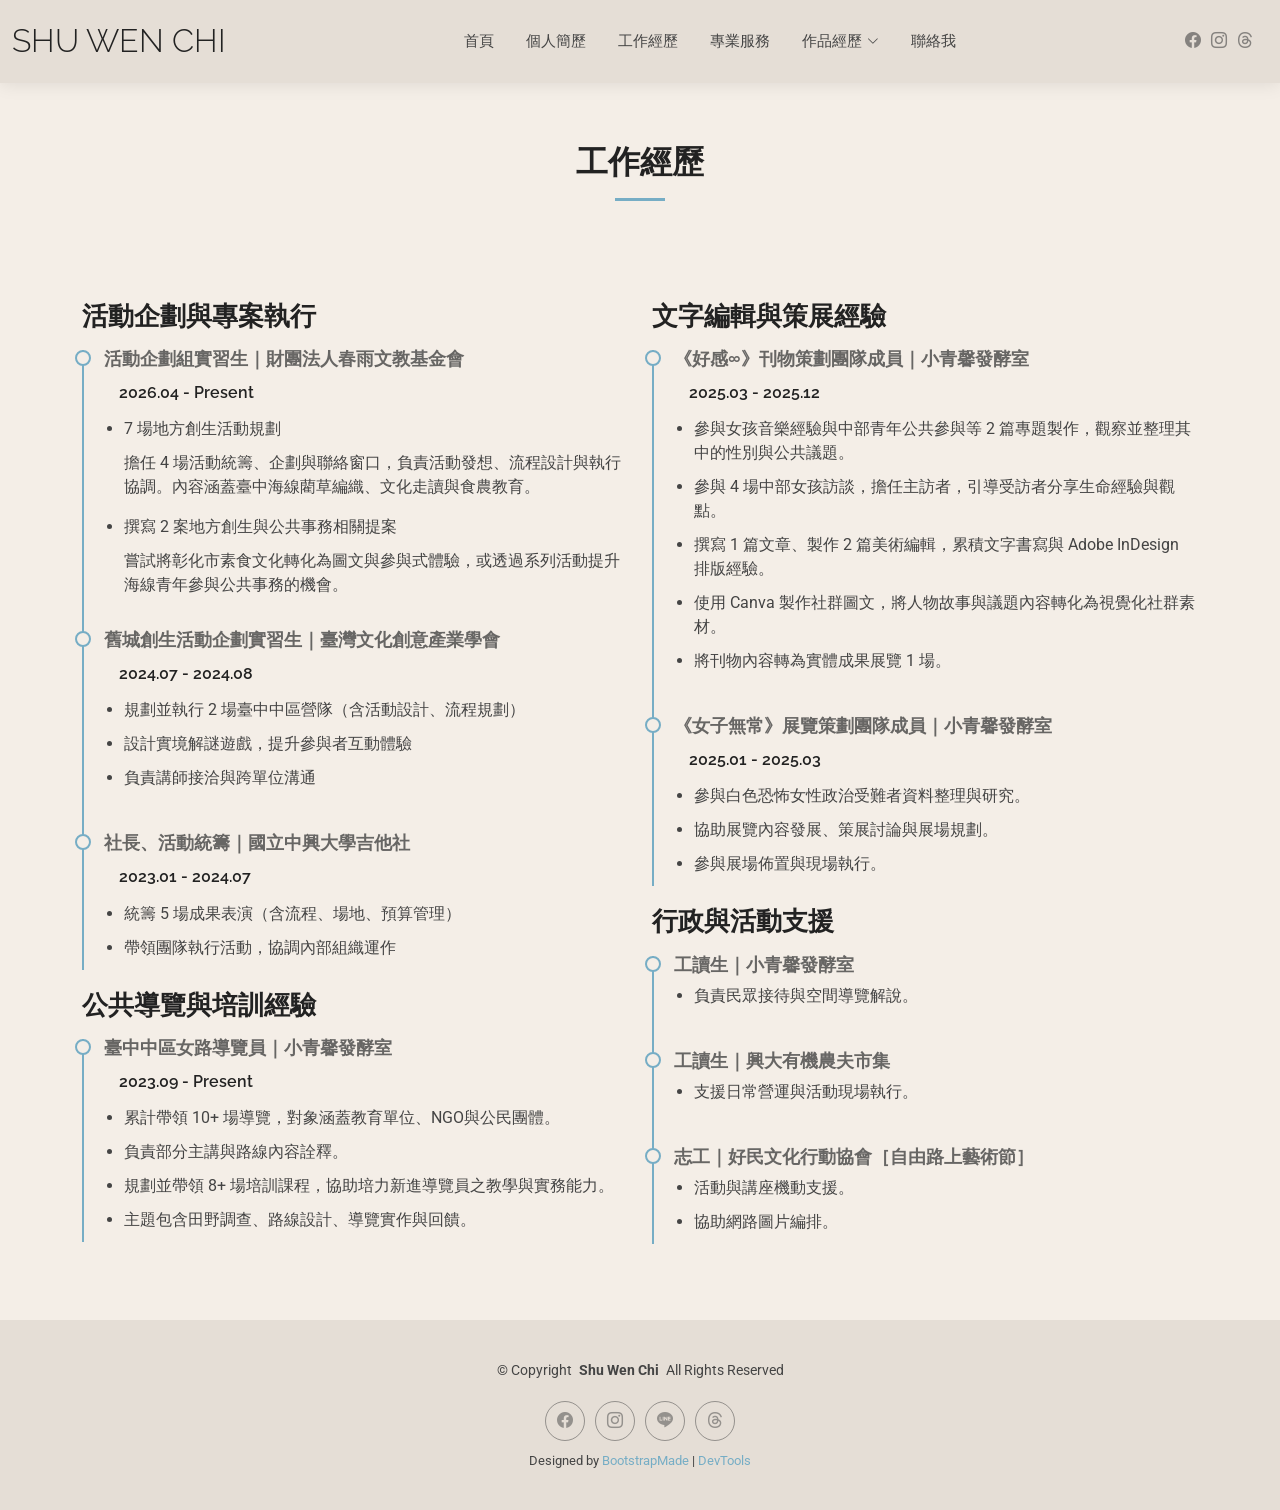
<file: resume.html>
<!DOCTYPE html>
<html lang="th-Hant">

<head>
  <meta charset="utf-8">
  <meta content="width=device-width, initial-scale=1.0" name="viewport">
  <title>Resume - Shu Wen Chi</title>
  <meta name="description" content="">
  <meta name="keywords" content="">

  <!-- Favicons -->
  <link href="assets/img/favicon.png" rel="icon">
  <link href="assets/img/apple-touch-icon.png" rel="apple-touch-icon">

  <!-- Fonts -->
  <link href="https://fonts.googleapis.com" rel="preconnect">
  <link href="https://fonts.gstatic.com" rel="preconnect" crossorigin>
  <link href="https://fonts.googleapis.com/css2?family=Roboto:ital,wght@0,100;0,300;0,400;0,500;0,700;0,900;1,100;1,300;1,400;1,500;1,700;1,900&family=Poppins:ital,wght@0,100;0,200;0,300;0,400;0,500;0,600;0,700;0,800;0,900;1,100;1,200;1,300;1,400;1,500;1,600;1,700;1,800;1,900&family=Raleway:ital,wght@0,100;0,200;0,300;0,400;0,500;0,600;0,700;0,800;0,900;1,100;1,200;1,300;1,400;1,500;1,600;1,700;1,800;1,900&display=swap" rel="stylesheet">

  <!-- Vendor CSS Files -->
  <link href="assets/vendor/bootstrap/css/bootstrap.min.css" rel="stylesheet">
  <link href="assets/vendor/bootstrap-icons/bootstrap-icons.css" rel="stylesheet">
  <link href="assets/vendor/aos/aos.css" rel="stylesheet">
  <link href="assets/vendor/swiper/swiper-bundle.min.css" rel="stylesheet">
  <link href="assets/vendor/glightbox/css/glightbox.min.css" rel="stylesheet">

  <!-- Main CSS File -->
  <link href="assets/css/main.css" rel="stylesheet">

  <!-- =======================================================
  * Template Name: Kelly
  * Template URL: https://bootstrapmade.com/kelly-free-bootstrap-cv-resume-html-template/
  * Updated: Aug 07 2024 with Bootstrap v5.3.3
  * Author: BootstrapMade.com
  * License: https://bootstrapmade.com/license/
  ======================================================== -->
</head>

<body class="resume-page">

 <header id="header" class="header d-flex align-items-center light-background sticky-top">
    <div class="container-fluid position-relative d-flex align-items-center justify-content-between">

      <a href="index.html" class="logo d-flex align-items-center me-auto me-xl-0">
        <!-- Uncomment the line below if you also wish to use an image logo -->
        <!-- <img src="assets/img/logo.png" alt=""> -->
        <h1 class="sitename">Shu Wen Chi</h1>
      </a>

      <nav id="navmenu" class="navmenu">
        <ul>
          <li><a href="index.html">首頁</a></li>
          <li><a href="about.html">個人簡歷</a></li>
          <li><a href="resume.html">工作經歷</a></li>
          <li><a href="services.html">專業服務</a></li>
          <li class="dropdown"><a href="portfolio.html">
            <span>作品經歷</span> <i class="bi bi-chevron-down toggle-dropdown"></i></a>
            <ul>
              <li class="dropdown"><a href="portfolio.html"><span>專案企劃</span> <i class="bi bi-chevron-down toggle-dropdown"></i></a>
                <ul>
                  <li><a href="portfolio-details 1.html">舊城文化專案執行</a></li>
                </ul>
              </li>

              <li class="dropdown"><a href="portfolio.html"><span>公共導覽</span> <i class="bi bi-chevron-down toggle-dropdown"></i></a>
                <ul>
                  <li><a href="portfolio-details 2.html">導覽實例</a></li>
                </ul>
              </li>

              <li class="dropdown"><a href="portfolio.html"><span>內容編輯</span> <i class="bi bi-chevron-down toggle-dropdown"></i></a>
                <ul>
                  <li><a href="portfolio-details 3.html">刊物編輯</a></li>
                </ul>
              </li>

              <li class="dropdown"><a href="portfolio.html"><span>美術編輯</span> <i class="bi bi-chevron-down toggle-dropdown"></i></a>
                <ul>
                  <li><a href="portfolio-details 4.html">展覽策劃</a></li>
                </ul>
              </li>

            </ul>
          </li>

          <li><a href="contact.html">聯絡我</a></li>
        </ul>
        <i class="mobile-nav-toggle d-xl-none bi bi-list"></i>
      </nav>

      <div class="header-social-links">
        <a href="https://www.facebook.com/p/%E7%B4%80%E5%A7%9D%E5%A6%8F-100008472439171/" class="facebook"  target="_blank"><i class="bi bi-facebook"></i></a>
        <a href="https://www.instagram.com/asking04_25/" class="instagram" target="_blank"><i class="bi bi-instagram"></i></a>
        <a href="https://www.threads.com/@asking04_25?xmt=AQG0oCi52wOAYczItsm08vJwgxgxBh9PtQRTKWDx_leYxd8" class="threads" target="_blank"><i class="bi bi-threads"></i></a>
      </div>

    </div>
  </header>

  <main class="main">

    <!-- Resume Section -->
    <section id="resume" class="resume section">

      <!-- Section Title -->
      <div class="container section-title" data-aos="fade-up">
        <h2>工作經歷</h2>
        <p></p>
      </div><!-- End Section Title -->

      <div class="container">

        <div class="row">

          <div class="col-lg-6" data-aos="fade-up" data-aos-delay="100">
            <h3 class="resume-title">活動企劃與專案執行</h3>

            <div class="resume-item">
              <h4>活動企劃組實習生｜財團法人春雨⽂教基⾦會</h4>
              <h5>2026.04 - Present</h5>
              <ul>
                <li>7 場地方創⽣活動規劃</li>
                <p>擔任 4 場活動統籌、企劃與聯絡窗口，負責活動發想、流程設計與執⾏協調。內容涵蓋臺中海線藺草編織、文化⾛讀與食農教育。<p>
                <li>撰寫 2 案地方創⽣與公共事務相關提案</li>
                <p>嘗試將彰化市素食⽂化轉化為圖⽂與參與式體驗，或透過系列活動提升海線青年參與公共事務的機會。<p>
              </ul>
            </div><!-- Edn Resume Item -->

            <div class="resume-item">
              <h4>舊城創生活動企劃實習生｜臺灣文化創意產業學會</h4>
              <h5>2024.07 - 2024.08</h5>
              <ul>
                <li>規劃並執行 2 場臺中中區營隊（含活動設計、流程規劃）</li>
                <li>設計實境解謎遊戲，提升參與者互動體驗</li>
                <li>負責講師接洽與跨單位溝通</li>
              </ul>
            </div><!-- Edn Resume Item -->

            <div class="resume-item pb-0">
              <h4>社長、活動統籌｜國立中興⼤學吉他社</h4>
              <h5>2023.01 - 2024.07</h5>
              <ul>
                <li>統籌 5 場成果表演（含流程、場地、預算管理） </li>
                <li>帶領團隊執行活動，協調內部組織運作 </li>       
              </ul>
            </div><!-- Edn Resume Item -->

            <h3 class="resume-title">公共導覽與培訓經驗</h3>
            <div class="resume-item pb-0">
              <h4>臺中中區女路導覽員｜小青馨發酵室</h4>
              <h5>2023.09 - Present</h5>
              <ul>
               <li>累計帶領 10+ 場導覽，對象涵蓋教育單位、NGO與公民團體。</li>
               <li>負責部分主講與路線內容詮釋。</li>
               <li>規劃並帶領 8+ 場培訓課程，協助培力新進導覽員之教學與實務能力。</li>
               <li>主題包含田野調查、路線設計、導覽實作與回饋。</li>
              </ul>
            </div><!-- Edn Resume Item -->

          </div>

          <div class="col-lg-6" data-aos="fade-up" data-aos-delay="200">
            <h3 class="resume-title">文字編輯與策展經驗</h3>
            <div class="resume-item">
              <h4>《好感∞》刊物策劃團隊成員｜小青馨發酵室</h4>
              <h5>2025.03 - 2025.12</h5>
              <ul>
                <li>參與女孩音樂經驗與中部青年公共參與等 2 篇專題製作，觀察並整理其中的性別與公共議題。</li>
                <li>參與 4 場中部女孩訪談，擔任主訪者，引導受訪者分享生命經驗與觀點。</li>
                <li>撰寫 1 篇文章、製作 2 篇美術編輯，累積文字書寫與 Adobe InDesign 排版經驗。</li>
                <li>使用 Canva 製作社群圖文，將人物故事與議題內容轉化為視覺化社群素材。</li>
                <li>將刊物內容轉為實體成果展覽 1 場。</li>
              </ul>
            </div><!-- Edn Resume Item -->

            <div class="resume-item pb-0">
              <h4>《女子無常》展覽策劃團隊成員｜小青馨發酵室</h4>
              <h5>2025.01 - 2025.03</h5>
              <ul>
                <li>參與白色恐怖女性政治受難者資料整理與研究。</li>
                <li>協助展覽內容發展、策展討論與展場規劃。</li>
                <li>參與展場佈置與現場執行。</li>
              </ul>
            </div><!-- Edn Resume Item -->

            <h3 class="resume-title">行政與活動支援</h3>
            <div class="resume-item">
              <h4>工讀生｜小青馨發酵室</h4>
              <ul>
               <li>負責民眾接待與空間導覽解說。</li>
              </ul>
            </div><!-- Edn Resume Item -->

            <div class="resume-item">
              <h4>工讀生｜興大有機農夫市集</h4>
              <ul>
               <li>支援日常營運與活動現場執行。</li>
              </ul>
            </div><!-- Edn Resume Item -->

            <div class="resume-item pb-0">
              <h4>志工｜好民文化行動協會［自由路上藝術節］</h4>
              <ul>
               <li>活動與講座機動支援。</li>
               <li>協助網路圖片編排。</li>
              </ul>
            </div><!-- Edn Resume Item -->

          </div>

        </div>

      </div>

    </section><!-- /Resume Section -->

  </main>

 <footer id="footer" class="footer light-background">

    <div class="container">
      <div class="copyright text-center ">
        <p>© <span>Copyright</span> <strong class="px-1 sitename">Shu Wen Chi</strong> <span>All Rights Reserved<br></span></p>
      </div>
      <div class="social-links d-flex justify-content-center">
        <a href="https://www.facebook.com/p/%E7%B4%80%E5%A7%9D%E5%A6%8F-100008472439171/" class="facebook"  target="_blank"><i class="bi bi-facebook"></i></a>
        <a href="https://www.instagram.com/asking04_25/"class="instagram"  target="_blank"><i class="bi bi-instagram"></i></a>
        <a href="https://line.me/ti/p/Nc0f3n7Nig"class="line"  target="_blank"><i class="bi bi-line"></i></a>
        <a href="https://www.threads.com/@asking04_25?xmt=AQG0oCi52wOAYczItsm08vJwgxgxBh9PtQRTKWDx_leYxd8"class="threads"  target="_blank"><i class="bi bi-threads"></i></a>
      </div>
      <div class="credits">
        <!-- All the links in the footer should remain intact. -->
        <!-- You can delete the links only if you've purchased the pro version. -->
        <!-- Licensing information: https://bootstrapmade.com/license/ -->
        <!-- Purchase the pro version with working PHP/AJAX contact form: [buy-url] -->
        Designed by <a href="https://bootstrapmade.com/">BootstrapMade</a> | <a href="https://bootstrapmade.com/tools/">DevTools</a>
      </div>
    </div>

  </footer>

  <!-- Scroll Top -->
  <a href="#" id="scroll-top" class="scroll-top d-flex align-items-center justify-content-center"><i class="bi bi-arrow-up-short"></i></a>

  <!-- Preloader -->
  <div id="preloader"></div>

  <!-- Vendor JS Files -->
  <script src="assets/vendor/bootstrap/js/bootstrap.bundle.min.js"></script>
  <script src="assets/vendor/php-email-form/validate.js"></script>
  <script src="assets/vendor/aos/aos.js"></script>
  <script src="assets/vendor/waypoints/noframework.waypoints.js"></script>
  <script src="assets/vendor/purecounter/purecounter_vanilla.js"></script>
  <script src="assets/vendor/swiper/swiper-bundle.min.js"></script>
  <script src="assets/vendor/glightbox/js/glightbox.min.js"></script>
  <script src="assets/vendor/imagesloaded/imagesloaded.pkgd.min.js"></script>
  <script src="assets/vendor/isotope-layout/isotope.pkgd.min.js"></script>

  <!-- Main JS File -->
  <script src="assets/js/main.js"></script>

</body>

</html>
</file>
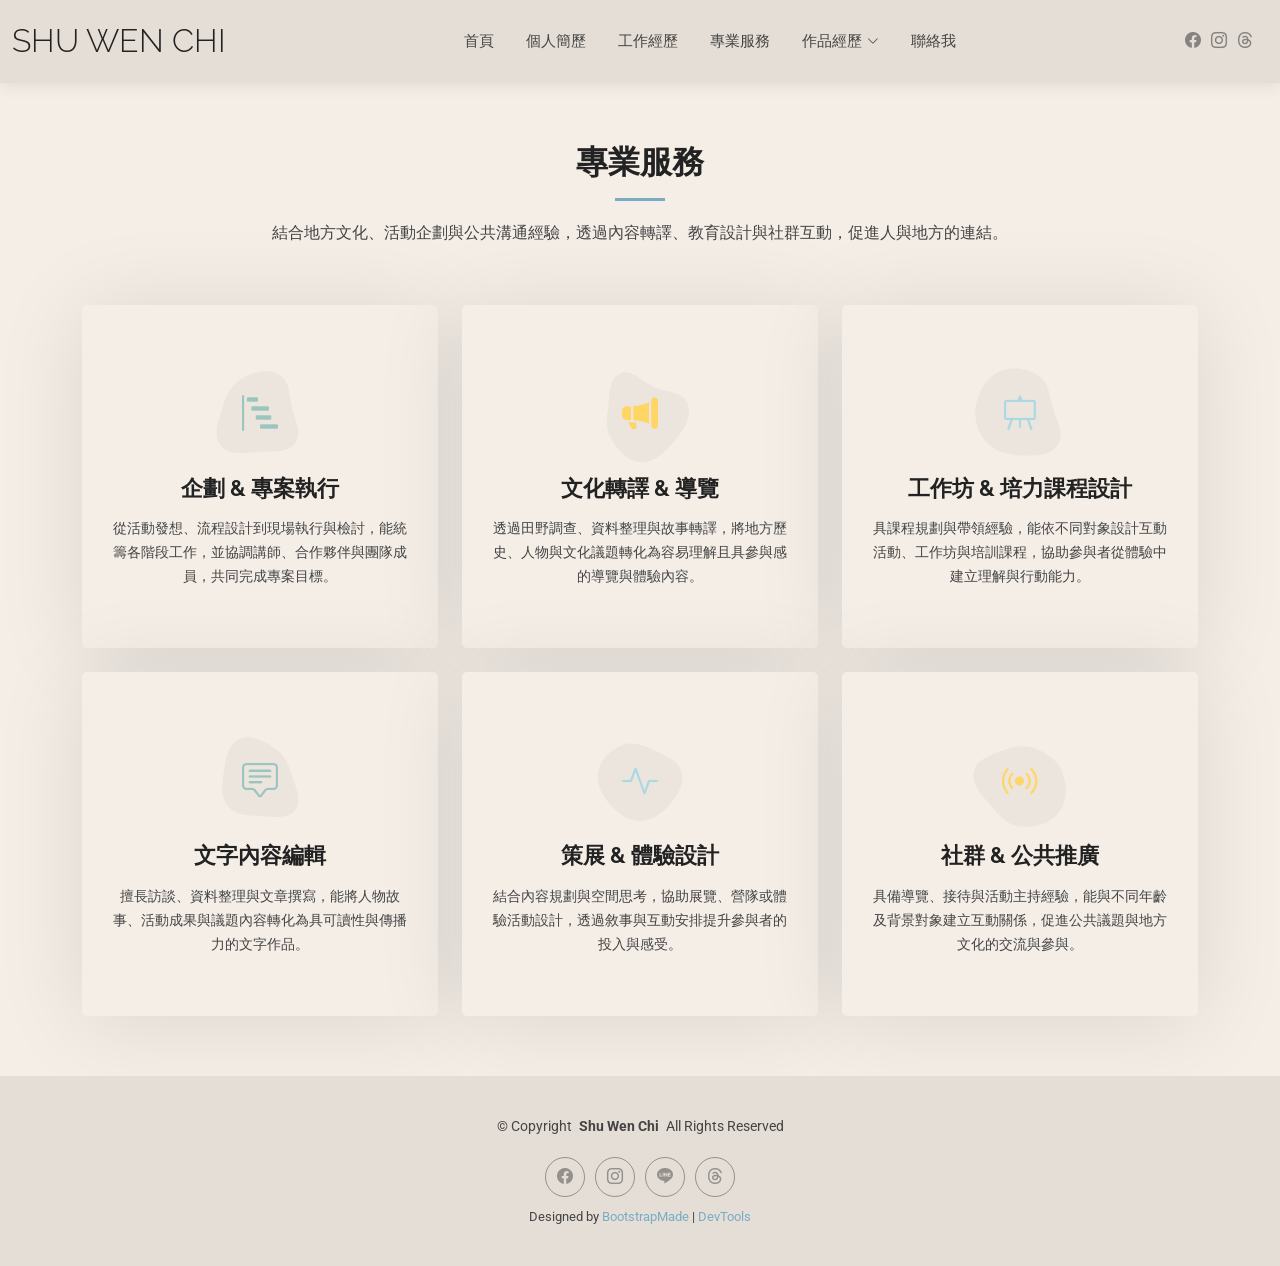
<file: services.html>
<!DOCTYPE html>
<html lang="th-Hant">

<head>
  <meta charset="utf-8">
  <meta content="width=device-width, initial-scale=1.0" name="viewport">
  <title>Services - Shu Wen Chi</title>
  <meta name="description" content="">
  <meta name="keywords" content="">

  <!-- Favicons -->
  <link href="assets/img/favicon.png" rel="icon">
  <link href="assets/img/apple-touch-icon.png" rel="apple-touch-icon">

  <!-- Fonts -->
  <link href="https://fonts.googleapis.com" rel="preconnect">
  <link href="https://fonts.gstatic.com" rel="preconnect" crossorigin>
  <link href="https://fonts.googleapis.com/css2?family=Roboto:ital,wght@0,100;0,300;0,400;0,500;0,700;0,900;1,100;1,300;1,400;1,500;1,700;1,900&family=Poppins:ital,wght@0,100;0,200;0,300;0,400;0,500;0,600;0,700;0,800;0,900;1,100;1,200;1,300;1,400;1,500;1,600;1,700;1,800;1,900&family=Raleway:ital,wght@0,100;0,200;0,300;0,400;0,500;0,600;0,700;0,800;0,900;1,100;1,200;1,300;1,400;1,500;1,600;1,700;1,800;1,900&display=swap" rel="stylesheet">

  <!-- Vendor CSS Files -->
  <link href="assets/vendor/bootstrap/css/bootstrap.min.css" rel="stylesheet">
  <link href="assets/vendor/bootstrap-icons/bootstrap-icons.css" rel="stylesheet">
  <link href="assets/vendor/aos/aos.css" rel="stylesheet">
  <link href="assets/vendor/swiper/swiper-bundle.min.css" rel="stylesheet">
  <link href="assets/vendor/glightbox/css/glightbox.min.css" rel="stylesheet">

  <!-- Main CSS File -->
  <link href="assets/css/main.css" rel="stylesheet">

  <!-- =======================================================
  * Template Name: Kelly
  * Template URL: https://bootstrapmade.com/kelly-free-bootstrap-cv-resume-html-template/
  * Updated: Aug 07 2024 with Bootstrap v5.3.3
  * Author: BootstrapMade.com
  * License: https://bootstrapmade.com/license/
  ======================================================== -->
</head>

<body class="services-page">

 <header id="header" class="header d-flex align-items-center light-background sticky-top">
    <div class="container-fluid position-relative d-flex align-items-center justify-content-between">

      <a href="index.html" class="logo d-flex align-items-center me-auto me-xl-0">
        <!-- Uncomment the line below if you also wish to use an image logo -->
        <!-- <img src="assets/img/logo.png" alt=""> -->
        <h1 class="sitename">Shu Wen Chi</h1>
      </a>

      <nav id="navmenu" class="navmenu">
        <ul>
          <li><a href="index.html">首頁</a></li>
          <li><a href="about.html">個人簡歷</a></li>
          <li><a href="resume.html">工作經歷</a></li>
          <li><a href="services.html">專業服務</a></li>
          <li class="dropdown"><a href="portfolio.html">
            <span>作品經歷</span> <i class="bi bi-chevron-down toggle-dropdown"></i></a>
            <ul>
              <li class="dropdown"><a href="portfolio.html"><span>專案企劃</span> <i class="bi bi-chevron-down toggle-dropdown"></i></a>
                <ul>
                  <li><a href="portfolio-details 1.html">舊城文化專案執行</a></li>
                </ul>
              </li>

              <li class="dropdown"><a href="portfolio.html"><span>公共導覽</span> <i class="bi bi-chevron-down toggle-dropdown"></i></a>
                <ul>
                  <li><a href="portfolio-details 2.html">導覽實例</a></li>
                </ul>
              </li>

              <li class="dropdown"><a href="portfolio.html"><span>內容編輯</span> <i class="bi bi-chevron-down toggle-dropdown"></i></a>
                <ul>
                  <li><a href="portfolio-details 3.html">刊物編輯</a></li>
                </ul>
              </li>

              <li class="dropdown"><a href="portfolio.html"><span>美術編輯</span> <i class="bi bi-chevron-down toggle-dropdown"></i></a>
                <ul>
                  <li><a href="portfolio-details 4.html">展覽策劃</a></li>
                </ul>
              </li>

            </ul>
          </li>

          <li><a href="contact.html">聯絡我</a></li>
        </ul>
        <i class="mobile-nav-toggle d-xl-none bi bi-list"></i>
      </nav>

      <div class="header-social-links">
        <a href="https://www.facebook.com/p/%E7%B4%80%E5%A7%9D%E5%A6%8F-100008472439171/" class="facebook"  target="_blank"><i class="bi bi-facebook"></i></a>
        <a href="https://www.instagram.com/asking04_25/" class="instagram" target="_blank"><i class="bi bi-instagram"></i></a>
        <a href="https://www.threads.com/@asking04_25?xmt=AQG0oCi52wOAYczItsm08vJwgxgxBh9PtQRTKWDx_leYxd8" class="threads" target="_blank"><i class="bi bi-threads"></i></a>
      </div>

    </div>
  </header>

  <main class="main">

    <!-- Services Section -->
    <section id="services" class="services section">

      <!-- Section Title -->
      <div class="container section-title" data-aos="fade-up">
        <h2>專業服務</h2>
        <p>結合地方文化、活動企劃與公共溝通經驗，透過內容轉譯、教育設計與社群互動，促進人與地方的連結。</p>
      </div><!-- End Section Title -->

      <div class="container">

        <div class="row gy-4">

          <div class="col-lg-4 col-md-6" data-aos="fade-up" data-aos-delay="100">
            <div class="service-item item-cyan position-relative">
              <div class="icon">
                <svg width="100" height="100" viewBox="0 0 600 600" xmlns="http://www.w3.org/2000/svg">
                  <path stroke="none" stroke-width="0" fill="#f5f5f5" d="M300,521.0016835830174C376.1290562159157,517.8887921683347,466.0731472004068,529.7835943286574,510.70327084640275,468.03025145048787C554.3714126377745,407.6079735673963,508.03601936045806,328.9844924480964,491.2728898941984,256.3432110539036C474.5976632858925,184.082847569629,479.9380746630129,96.60480741107993,416.23090153303,58.64404602377083C348.86323505073057,18.502131276798302,261.93793281208167,40.57373210992963,193.5410806939664,78.93577620505333C130.42746243093433,114.334589627462,98.30271207620316,179.96522072025542,76.75703585869454,249.04625023123273C51.97151888228291,328.5150500222984,13.704378332031375,421.85034740162234,66.52175969318436,486.19268352777647C119.04800174914682,550.1803526380478,217.28368757567262,524.383925680826,300,521.0016835830174"></path>
                </svg>
                <i class="bi bi-bar-chart-steps"></i>
              </div>
              <a href="#" class="stretched-link">
                <h3>企劃 &amp; 專案執行</h3>
              </a>
              <p>從活動發想、流程設計到現場執行與檢討，能統籌各階段工作，並協調講師、合作夥伴與團隊成員，共同完成專案目標。</p>
            </div>
          </div><!-- End Service Item -->

          <div class="col-lg-4 col-md-6" data-aos="fade-up" data-aos-delay="200">
            <div class="service-item item-orange position-relative">
              <div class="icon">
                <svg width="100" height="100" viewBox="0 0 600 600" xmlns="http://www.w3.org/2000/svg">
                  <path stroke="none" stroke-width="0" fill="#f5f5f5" d="M300,582.0697525312426C382.5290701553225,586.8405444964366,449.9789794690241,525.3245884688669,502.5850820975895,461.55621195738473C556.606425686781,396.0723002908107,615.8543463187945,314.28637112970534,586.6730223649479,234.56875336149918C558.9533121215079,158.8439757836574,454.9685369536778,164.00468322053177,381.49747125262974,130.76875717737553C312.15926192815925,99.40240125094834,248.97055460311594,18.661163978235184,179.8680185752513,50.54337015887873C110.5421016452524,82.52863877960104,119.82277516462835,180.83849132639028,109.12597500060166,256.43424936330496C100.08760227029461,320.3096726198365,92.17705696193138,384.0621239912766,124.79988738764834,439.7174275375508C164.83382741302287,508.01625554203684,220.96474134820875,577.5009287672846,300,582.0697525312426"></path>
                </svg>
                <i class="bi bi-megaphone-fill"></i>
              </div>
              <a href="#" class="stretched-link">
                <h3>文化轉譯 &amp; 導覽</h3>
              </a>
              <p>透過田野調查、資料整理與故事轉譯，將地方歷史、人物與文化議題轉化為容易理解且具參與感的導覽與體驗內容。</p>
            </div>
          </div><!-- End Service Item -->

          <div class="col-lg-4 col-md-6" data-aos="fade-up" data-aos-delay="300">
            <div class="service-item item-teal position-relative">
              <div class="icon">
                <svg width="100" height="100" viewBox="0 0 600 600" xmlns="http://www.w3.org/2000/svg">
                  <path stroke="none" stroke-width="0" fill="#f5f5f5" d="M300,541.5067337569781C382.14930387511276,545.0595476570109,479.8736841581634,548.3450877840088,526.4010558755058,480.5488172755941C571.5218469581645,414.80211281144784,517.5187510058486,332.0715597781072,496.52539010469104,255.14436215662573C477.37192572678356,184.95920475031193,473.57363656557914,105.61284051026155,413.0603344069578,65.22779650032875C343.27470386102294,18.654635553484475,251.2091493199835,5.337323636656869,175.0934190732945,40.62881213300186C97.87086631185822,76.43348514350839,51.98124368387456,156.15599469081315,36.44837278890362,239.84606092416172C21.716077023791087,319.22268207091537,43.775223500013084,401.1760424656574,96.891909868211,461.97329694683043C147.22146801428983,519.5804099606455,223.5754009179313,538.201503339737,300,541.5067337569781"></path>
                </svg>
                <i class="bi bi-easel"></i>
              </div>
              <a href="#" class="stretched-link">
                <h3>工作坊 &amp; 培力課程設計</h3>
              </a>
              <p>具課程規劃與帶領經驗，能依不同對象設計互動活動、工作坊與培訓課程，協助參與者從體驗中建立理解與行動能力。</p>
            </div>
          </div><!-- End Service Item -->

          <div class="col-lg-4 col-md-6" data-aos="fade-up" data-aos-delay="400">
            <div class="service-item item-red position-relative">
              <div class="icon">
                <svg width="100" height="100" viewBox="0 0 600 600" xmlns="http://www.w3.org/2000/svg">
                  <path stroke="none" stroke-width="0" fill="#f5f5f5" d="M300,503.46388370962813C374.79870501325706,506.71871716319447,464.8034551963731,527.1746412648533,510.4981551193396,467.86667711651364C555.9287308511215,408.9015244558933,512.6030010748507,327.5744911775523,490.211057578863,256.5855673507754C471.097692560561,195.9906835881958,447.69079081568157,138.11976852964426,395.19560036434837,102.3242989838813C329.3053358748298,57.3949838291264,248.02791733380457,8.279543830951368,175.87071277845988,42.242879143198664C103.41431057327972,76.34704239035025,93.79494320519305,170.9812938413882,81.28167332365135,250.07896920659033C70.17666984294237,320.27484674793965,64.84698225790005,396.69656628748305,111.28512138212992,450.4950937839243C156.20124167950087,502.5303643271138,231.32542653798444,500.4755392045468,300,503.46388370962813"></path>
                </svg>
                <i class="bi bi-chat-square-text"></i>
              </div>
              <a href="#" class="stretched-link">
                <h3>文字內容編輯</h3>
              </a>
              <p>擅長訪談、資料整理與文章撰寫，能將人物故事、活動成果與議題內容轉化為具可讀性與傳播力的文字作品。</p>
              <a href="#" class="stretched-link"></a>
            </div>
          </div><!-- End Service Item -->

          <div class="col-lg-4 col-md-6" data-aos="fade-up" data-aos-delay="500">
            <div class="service-item item-indigo position-relative">
              <div class="icon">
                <svg width="100" height="100" viewBox="0 0 600 600" xmlns="http://www.w3.org/2000/svg">
                  <path stroke="none" stroke-width="0" fill="#f5f5f5" d="M300,532.3542879108572C369.38199826031484,532.3153073249985,429.10787420159085,491.63046689027357,474.5244479745417,439.17860296908856C522.8885846962883,383.3225815378663,569.1668002868075,314.3205725914397,550.7432151929288,242.7694973846089C532.6665558377875,172.5657663291529,456.2379748765914,142.6223662098291,390.3689995646985,112.34683881706744C326.66090330228417,83.06452184765237,258.84405631176094,53.51806209861945,193.32584062364296,78.48882559362697C121.61183558270385,105.82097193414197,62.805066853699245,167.19869350419734,48.57481801355237,242.6138429142374C34.843463184063346,315.3850353017275,76.69343916112496,383.4422959591041,125.22947124332185,439.3748458443577C170.7312796277747,491.8107796887764,230.57421082200815,532.3932930995766,300,532.3542879108572"></path>
                </svg>
                <i class="bi bi-activity"></i>
              </div>
              <a href="#" class="stretched-link">
                <h3>策展 &amp; 體驗設計</h3>
              </a>
              <p>結合內容規劃與空間思考，協助展覽、營隊或體驗活動設計，透過敘事與互動安排提升參與者的投入與感受。</p>
              <a href="#" class="stretched-link"></a>
            </div>
          </div><!-- End Service Item -->

          <div class="col-lg-4 col-md-6" data-aos="fade-up" data-aos-delay="600">
            <div class="service-item item-pink position-relative">
              <div class="icon">
                <svg width="100" height="100" viewBox="0 0 600 600" xmlns="http://www.w3.org/2000/svg">
                  <path stroke="none" stroke-width="0" fill="#f5f5f5" d="M300,566.797414625762C385.7384707136149,576.1784315230908,478.7894351017131,552.8928747891023,531.9192734346935,484.94944893311C584.6109503024035,417.5663521118492,582.489472248146,322.67544863468447,553.9536738515405,242.03673114598146C529.1557734026468,171.96086150256528,465.24506316201064,127.66468636344209,395.9583748389544,100.7403814666027C334.2173773831606,76.7482773500951,269.4350130405921,84.62216499799875,207.1952322260088,107.2889140133804C132.92018162631612,134.33871894543012,41.79353780512637,160.00259165414826,22.644507872594943,236.69541883565114C3.319112789854554,314.0945973066697,72.72355303640163,379.243833228382,124.04198916343866,440.3218312028393C172.9286146004772,498.5055451809895,224.45579914871206,558.5317968840102,300,566.797414625762"></path>
                </svg>
                <i class="bi bi-broadcast"></i>
              </div>
              <a href="#" class="stretched-link">
                <h3>社群 &amp; 公共推廣</h3>
              </a>
              <p>具備導覽、接待與活動主持經驗，能與不同年齡及背景對象建立互動關係，促進公共議題與地方文化的交流與參與。</p>
              <a href="#" class="stretched-link"></a>
            </div>
          </div><!-- End Service Item -->

        </div>

      </div>

    </section><!-- /Services Section -->

  </main>

 <footer id="footer" class="footer light-background">

    <div class="container">
      <div class="copyright text-center ">
        <p>© <span>Copyright</span> <strong class="px-1 sitename">Shu Wen Chi</strong> <span>All Rights Reserved<br></span></p>
      </div>
      <div class="social-links d-flex justify-content-center">
        <a href="https://www.facebook.com/p/%E7%B4%80%E5%A7%9D%E5%A6%8F-100008472439171/" class="facebook"  target="_blank"><i class="bi bi-facebook"></i></a>
        <a href="https://www.instagram.com/asking04_25/"class="instagram"  target="_blank"><i class="bi bi-instagram"></i></a>
        <a href="https://line.me/ti/p/Nc0f3n7Nig"class="line"  target="_blank"><i class="bi bi-line"></i></a>
        <a href="https://www.threads.com/@asking04_25?xmt=AQG0oCi52wOAYczItsm08vJwgxgxBh9PtQRTKWDx_leYxd8"class="threads"  target="_blank"><i class="bi bi-threads"></i></a>
      </div>
      <div class="credits">
        <!-- All the links in the footer should remain intact. -->
        <!-- You can delete the links only if you've purchased the pro version. -->
        <!-- Licensing information: https://bootstrapmade.com/license/ -->
        <!-- Purchase the pro version with working PHP/AJAX contact form: [buy-url] -->
        Designed by <a href="https://bootstrapmade.com/">BootstrapMade</a> | <a href="https://bootstrapmade.com/tools/">DevTools</a>
      </div>
    </div>

  </footer>

  <!-- Scroll Top -->
  <a href="#" id="scroll-top" class="scroll-top d-flex align-items-center justify-content-center"><i class="bi bi-arrow-up-short"></i></a>

  <!-- Preloader -->
  <div id="preloader"></div>

  <!-- Vendor JS Files -->
  <script src="assets/vendor/bootstrap/js/bootstrap.bundle.min.js"></script>
  <script src="assets/vendor/php-email-form/validate.js"></script>
  <script src="assets/vendor/aos/aos.js"></script>
  <script src="assets/vendor/waypoints/noframework.waypoints.js"></script>
  <script src="assets/vendor/purecounter/purecounter_vanilla.js"></script>
  <script src="assets/vendor/swiper/swiper-bundle.min.js"></script>
  <script src="assets/vendor/glightbox/js/glightbox.min.js"></script>
  <script src="assets/vendor/imagesloaded/imagesloaded.pkgd.min.js"></script>
  <script src="assets/vendor/isotope-layout/isotope.pkgd.min.js"></script>

  <!-- Main JS File -->
  <script src="assets/js/main.js"></script>

</body>

</html>
</file>
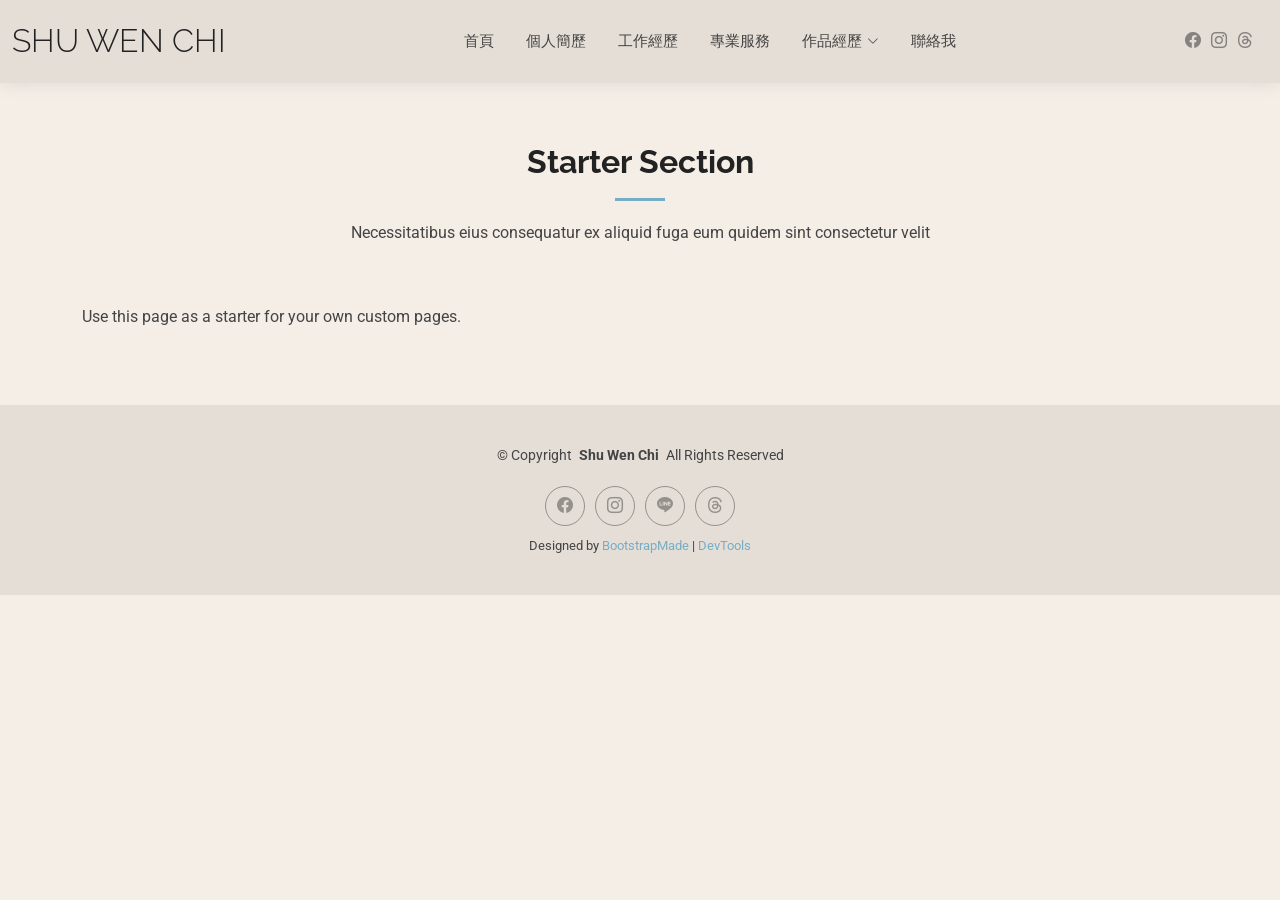
<file: starter-page.html>
<!DOCTYPE html>
<html lang="th-Hant">

<head>
  <meta charset="utf-8">
  <meta content="width=device-width, initial-scale=1.0" name="viewport">
  <title>Starter Page - Shu Wen Chi</title>
  <meta name="description" content="">
  <meta name="keywords" content="">

  <!-- Favicons -->
  <link href="assets/img/favicon.png" rel="icon">
  <link href="assets/img/apple-touch-icon.png" rel="apple-touch-icon">

  <!-- Fonts -->
  <link href="https://fonts.googleapis.com" rel="preconnect">
  <link href="https://fonts.gstatic.com" rel="preconnect" crossorigin>
  <link href="https://fonts.googleapis.com/css2?family=Roboto:ital,wght@0,100;0,300;0,400;0,500;0,700;0,900;1,100;1,300;1,400;1,500;1,700;1,900&family=Poppins:ital,wght@0,100;0,200;0,300;0,400;0,500;0,600;0,700;0,800;0,900;1,100;1,200;1,300;1,400;1,500;1,600;1,700;1,800;1,900&family=Raleway:ital,wght@0,100;0,200;0,300;0,400;0,500;0,600;0,700;0,800;0,900;1,100;1,200;1,300;1,400;1,500;1,600;1,700;1,800;1,900&display=swap" rel="stylesheet">

  <!-- Vendor CSS Files -->
  <link href="assets/vendor/bootstrap/css/bootstrap.min.css" rel="stylesheet">
  <link href="assets/vendor/bootstrap-icons/bootstrap-icons.css" rel="stylesheet">
  <link href="assets/vendor/aos/aos.css" rel="stylesheet">
  <link href="assets/vendor/swiper/swiper-bundle.min.css" rel="stylesheet">
  <link href="assets/vendor/glightbox/css/glightbox.min.css" rel="stylesheet">

  <!-- Main CSS File -->
  <link href="assets/css/main.css" rel="stylesheet">

  <!-- =======================================================
  * Template Name: Kelly
  * Template URL: https://bootstrapmade.com/kelly-free-bootstrap-cv-resume-html-template/
  * Updated: Aug 07 2024 with Bootstrap v5.3.3
  * Author: BootstrapMade.com
  * License: https://bootstrapmade.com/license/
  ======================================================== -->
</head>

<body class="starter-page-page">

  <header id="header" class="header d-flex align-items-center light-background sticky-top">
    <div class="container-fluid position-relative d-flex align-items-center justify-content-between">

      <a href="index.html" class="logo d-flex align-items-center me-auto me-xl-0">
        <!-- Uncomment the line below if you also wish to use an image logo -->
        <!-- <img src="assets/img/logo.png" alt=""> -->
        <h1 class="sitename">Shu Wen Chi</h1>
      </a>

      <nav id="navmenu" class="navmenu">
        <ul>
          <li><a href="index.html">首頁</a></li>
          <li><a href="about.html">個人簡歷</a></li>
          <li><a href="resume.html">工作經歷</a></li>
          <li><a href="services.html">專業服務</a></li>
          <li class="dropdown"><a href="portfolio.html">
            <span>作品經歷</span> <i class="bi bi-chevron-down toggle-dropdown"></i></a>
            <ul>
              <li class="dropdown"><a href="portfolio.html"><span>專案企劃</span> <i class="bi bi-chevron-down toggle-dropdown"></i></a>
                <ul>
                  <li><a href="portfolio-details 1.html">舊城文化專案執行</a></li>
                </ul>
              </li>

              <li class="dropdown"><a href="portfolio.html"><span>公共導覽</span> <i class="bi bi-chevron-down toggle-dropdown"></i></a>
                <ul>
                  <li><a href="portfolio-details 2.html">導覽實例</a></li>
                </ul>
              </li>

              <li class="dropdown"><a href="portfolio.html"><span>內容編輯</span> <i class="bi bi-chevron-down toggle-dropdown"></i></a>
                <ul>
                  <li><a href="portfolio-details 3.html">刊物編輯</a></li>
                </ul>
              </li>

              <li class="dropdown"><a href="portfolio.html"><span>美術編輯</span> <i class="bi bi-chevron-down toggle-dropdown"></i></a>
                <ul>
                  <li><a href="portfolio-details 4.html">展覽策劃</a></li>
                </ul>
              </li>

            </ul>
          </li>

          <li><a href="contact.html">聯絡我</a></li>
        </ul>
        <i class="mobile-nav-toggle d-xl-none bi bi-list"></i>
      </nav>

      <div class="header-social-links">
        <a href="https://www.facebook.com/p/%E7%B4%80%E5%A7%9D%E5%A6%8F-100008472439171/" class="facebook"  target="_blank"><i class="bi bi-facebook"></i></a>
        <a href="https://www.instagram.com/asking04_25/" class="instagram" target="_blank"><i class="bi bi-instagram"></i></a>
        <a href="https://www.threads.com/@asking04_25?xmt=AQG0oCi52wOAYczItsm08vJwgxgxBh9PtQRTKWDx_leYxd8" class="threads" target="_blank"><i class="bi bi-threads"></i></a>
      </div>

    </div>
  </header>

  <main class="main">

    <!-- Starter Section Section -->
    <section id="starter-section" class="starter-section section">

      <!-- Section Title -->
      <div class="container section-title" data-aos="fade-up">
        <h2>Starter Section</h2>
        <p>Necessitatibus eius consequatur ex aliquid fuga eum quidem sint consectetur velit</p>
      </div><!-- End Section Title -->

      <div class="container" data-aos="fade-up">
        <p>Use this page as a starter for your own custom pages.</p>
      </div>

    </section><!-- /Starter Section Section -->

  </main>

 <footer id="footer" class="footer light-background">

    <div class="container">
      <div class="copyright text-center ">
        <p>© <span>Copyright</span> <strong class="px-1 sitename">Shu Wen Chi</strong> <span>All Rights Reserved<br></span></p>
      </div>
      <div class="social-links d-flex justify-content-center">
        <a href="https://www.facebook.com/p/%E7%B4%80%E5%A7%9D%E5%A6%8F-100008472439171/" class="facebook"  target="_blank"><i class="bi bi-facebook"></i></a>
        <a href="https://www.instagram.com/asking04_25/"class="instagram"  target="_blank"><i class="bi bi-instagram"></i></a>
        <a href="https://line.me/ti/p/Nc0f3n7Nig"class="line"  target="_blank"><i class="bi bi-line"></i></a>
        <a href="https://www.threads.com/@asking04_25?xmt=AQG0oCi52wOAYczItsm08vJwgxgxBh9PtQRTKWDx_leYxd8"class="threads"  target="_blank"><i class="bi bi-threads"></i></a>
      </div>
      <div class="credits">
        <!-- All the links in the footer should remain intact. -->
        <!-- You can delete the links only if you've purchased the pro version. -->
        <!-- Licensing information: https://bootstrapmade.com/license/ -->
        <!-- Purchase the pro version with working PHP/AJAX contact form: [buy-url] -->
        Designed by <a href="https://bootstrapmade.com/">BootstrapMade</a> | <a href="https://bootstrapmade.com/tools/">DevTools</a>
      </div>
    </div>

  </footer>

  <!-- Scroll Top -->
  <a href="#" id="scroll-top" class="scroll-top d-flex align-items-center justify-content-center"><i class="bi bi-arrow-up-short"></i></a>

  <!-- Preloader -->
  <div id="preloader"></div>

  <!-- Vendor JS Files -->
  <script src="assets/vendor/bootstrap/js/bootstrap.bundle.min.js"></script>
  <script src="assets/vendor/php-email-form/validate.js"></script>
  <script src="assets/vendor/aos/aos.js"></script>
  <script src="assets/vendor/waypoints/noframework.waypoints.js"></script>
  <script src="assets/vendor/purecounter/purecounter_vanilla.js"></script>
  <script src="assets/vendor/swiper/swiper-bundle.min.js"></script>
  <script src="assets/vendor/glightbox/js/glightbox.min.js"></script>
  <script src="assets/vendor/imagesloaded/imagesloaded.pkgd.min.js"></script>
  <script src="assets/vendor/isotope-layout/isotope.pkgd.min.js"></script>

  <!-- Main JS File -->
  <script src="assets/js/main.js"></script>

</body>

</html>
</file>
<file: assets/css/main.css>
/**
* Template Name: Kelly
* Template URL: https://bootstrapmade.com/kelly-free-bootstrap-cv-resume-html-template/
* Updated: Aug 07 2024 with Bootstrap v5.3.3
* Author: BootstrapMade.com
* License: https://bootstrapmade.com/license/
*/

/*--------------------------------------------------------------
# Font & Color Variables
# Help: https://bootstrapmade.com/color-system/
--------------------------------------------------------------*/
/* Fonts */
:root {
  --default-font: "Roboto",  system-ui, -apple-system, "Segoe UI", Roboto, "Helvetica Neue", Arial, "Noto Sans", "Liberation Sans", sans-serif, "Apple Color Emoji", "Segoe UI Emoji", "Segoe UI Symbol", "Noto Color Emoji";
  --heading-font: "Raleway",  sans-serif;
  --nav-font: "Poppins",  sans-serif;
}

/* Global Colors - The following color variables are used throughout the website. Updating them here will change the color scheme of the entire website */
:root { 
  --background-color: #f4eee7; /* Background color for the entire website, including individual sections */
  --default-color: #444444; /* Default color used for the majority of the text content across the entire website */
  --heading-color: #222222; /* Color for headings, subheadings and title throughout the website */
  --accent-color: #76adc5; /* Accent color that represents your brand on the website. It's used for buttons, links, and other elements that need to stand out */
  --surface-color: #f4eee7; /* The surface color is used as a background of boxed elements within sections, such as cards, icon boxes, or other elements that require a visual separation from the global background. */
  --contrast-color: #f4eee7; /* Contrast color for text, ensuring readability against backgrounds of accent, heading, or default colors. */
}

/* Nav Menu Colors - The following color variables are used specifically for the navigation menu. They are separate from the global colors to allow for more customization options */
:root {
  --nav-color: #444444;  /* The default color of the main navmenu links */
  --nav-hover-color: #7fc5e4; /* Applied to main navmenu links when they are hovered over or active */
  --nav-mobile-background-color: #f4eee7; /* Used as the background color for mobile navigation menu */
  --nav-dropdown-background-color: #f4eee7; /* Used as the background color for dropdown items that appear when hovering over primary navigation items */
  --nav-dropdown-color: #444444; /* Used for navigation links of the dropdown items in the navigation menu. */
  --nav-dropdown-hover-color: #76adc5; /* Similar to --nav-hover-color, this color is applied to dropdown navigation links when they are hovered over. */
}

/* Color Presets - These classes override global colors when applied to any section or element, providing reuse of the sam color scheme. */

.light-background {
  --background-color: #e5ded6;
  --surface-color: #f4eee7;
}

.dark-background {
  --background-color: #060606;
  --default-color: #f4eee7;
  --heading-color: #f4eee7;
  --surface-color: #252525;
  --contrast-color: #f4eee7;
}

/* Smooth scroll */
:root {
  scroll-behavior: smooth;
}

/*--------------------------------------------------------------
# General Styling & Shared Classes
--------------------------------------------------------------*/
body {
  color: var(--default-color);
  background-color: var(--background-color);
  font-family: var(--default-font);
}

a {
  color: var(--accent-color);
  text-decoration: none;
  transition: 0.3s;
}

a:hover {
  color: color-mix(in srgb, var(--accent-color), transparent 25%);
  text-decoration: none;
}

h1,
h2,
h3,
h4,
h5,
h6 {
  color: var(--heading-color);
  font-family: var(--heading-font);
}

/* PHP Email Form Messages
------------------------------*/

/* 針對表單送出按鈕的樣式 */
.php-email-form button[type="submit"] {
  background: #76adc5;    /* 按鈕背景顏色（藍綠色，可依你的網頁色調微調） */
  border: 0;              /* 移除黑色邊框 */
  padding: 10px 30px;     /* 設定按鈕內邊距 (上下 10px，左右 30px) */
  color: #fff;            /* 文字顏色設為白色 */
  transition: 0.4s;       /* 設定滑鼠懸停時的漸變動畫時間 */
  border-radius: 50px;    /* 關鍵！將數值調大即可變成膠囊狀的圓角 */
  cursor: pointer;        /* 滑鼠移過去時顯示手指圖示 */
}

/* 按鈕滑鼠懸停 (Hover) 時的樣式變化 */
.php-email-form button[type="submit"]:hover {
  background: #2b7080;    /* 滑鼠游標移過去時，顏色稍微加深 */
}

.php-email-form .error-message {
  display: none !important;
  visibility: hidden !important; /* 隱藏元素 */
  opacity: 0 !important;          /* 變成完全透明 */
  height: 0 !important;           /* 高度歸零 */
  padding: 0 !important;          /* 內邊距歸零（消滅紅色大區塊） */
  margin: 0 !important;           /* 外邊距歸零 */
  border: none !important;        /* 拔掉任何邊框 */
  font-size: 0 !important;        /* 字體縮小到不見 */
}

.php-email-form .sent-message {
  display: none;
  color: #ffffff;
  background: #059652;
  text-align: center;
  padding: 15px;
  margin-bottom: 24px;
  font-weight: 600;
}

.php-email-form .loading {
  display: none;
  background: var(--surface-color);
  text-align: center;
  padding: 15px;
  margin-bottom: 24px;
}

.php-email-form .loading:before {
  content: "";
  display: inline-block;
  border-radius: 50%;
  width: 24px;
  height: 24px;
  margin: 0 10px -6px 0;
  border: 3px solid var(--accent-color);
  border-top-color: var(--surface-color);
  animation: php-email-form-loading 1s linear infinite;
}

/* 預設把所有提示訊息都藏起來 */
.loading, 
.error-message, 
.sent-message {
  display: none;
}

/* 當 JS 觸發時（例如在外層加上 .submitting 或 .success 類別），才顯示對應區塊 */
/* 這部分通常套版（如 Bootstrap / Form templates）的 JS 已經寫好了，只要確保預設是隱藏的即可 */

@keyframes php-email-form-loading {
  0% {
    transform: rotate(0deg);
  }

  100% {
    transform: rotate(360deg);
  }
}

/*--------------------------------------------------------------
# Global Header
--------------------------------------------------------------*/
.header {
  color: var(--default-color);
  background-color: var(--background-color);
  padding: 15px 0;
  transition: all 0.5s;
  z-index: 997;
  box-shadow: 0px 0 18px rgba(0, 0, 0, 0.1);
}

.header .logo {
  line-height: 1;
}

.header .logo img {
  max-height: 36px;
  margin-right: 8px;
}

.header .logo h1 {
  font-size: 32px;
  margin: 0;
  font-weight: 300;
  text-transform: uppercase;
  color: var(--heading-color);
}

.header .header-social-links {
  padding-right: 15px;
}

.header .header-social-links a {
  color: color-mix(in srgb, var(--default-color), transparent 40%);
  padding-left: 6px;
  display: inline-block;
  transition: 0.3s;
  font-size: 16px;
}

.header .header-social-links a:hover {
  color: var(--accent-color);
}

.header .header-social-links a i {
  line-height: 0px;
}

@media (max-width: 1200px) {
  .header .logo {
    order: 1;
  }

  .header .header-social-links {
    order: 2;
  }

  .header .navmenu {
    order: 3;
  }
}

/*--------------------------------------------------------------
# Navigation Menu
--------------------------------------------------------------*/
/* Desktop Navigation */
@media (min-width: 1200px) {
  .navmenu {
    padding: 0;
  }

  .navmenu ul {
    margin: 0;
    padding: 0;
    display: flex;
    list-style: none;
    align-items: center;
  }

  .navmenu li {
    position: relative;
  }

  .navmenu>ul>li {
    white-space: nowrap;
    padding: 15px 14px;
  }

  .navmenu>ul>li:last-child {
    padding-right: 0;
  }

  .navmenu a,
  .navmenu a:focus {
    color: var(--nav-color);
    font-size: 15px;
    padding: 0 2px;
    font-family: var(--nav-font);
    font-weight: 400;
    display: flex;
    align-items: center;
    justify-content: space-between;
    white-space: nowrap;
    transition: 0.3s;
    position: relative;
  }

  .navmenu a i,
  .navmenu a:focus i {
    font-size: 12px;
    line-height: 0;
    margin-left: 5px;
    transition: 0.3s;
  }

  .navmenu>ul>li>a:before {
    content: "";
    position: absolute;
    height: 2px;
    bottom: -6px;
    left: 0;
    background-color: var(--nav-hover-color);
    visibility: hidden;
    width: 0px;
    transition: all 0.3s ease-in-out 0s;
  }

  .navmenu a:hover:before,
  .navmenu li:hover>a:before,
  .navmenu .active:before {
    visibility: visible;
    width: 25px;
  }

  .navmenu li:hover>a,
  .navmenu .active,
  .navmenu .active:focus {
    color: var(--nav-hover-color);
  }

  .navmenu .dropdown ul {
    margin: 0;
    padding: 10px 0;
    background: var(--nav-dropdown-background-color);
    display: block;
    position: absolute;
    visibility: hidden;
    left: 14px;
    top: 130%;
    opacity: 0;
    transition: 0.3s;
    border-radius: 4px;
    z-index: 99;
    box-shadow: 0px 0px 30px rgba(0, 0, 0, 0.1);
  }

  .navmenu .dropdown ul li {
    min-width: 200px;
  }

  .navmenu .dropdown ul a {
    padding: 10px 20px;
    font-size: 15px;
    text-transform: none;
    color: var(--nav-dropdown-color);
  }

  .navmenu .dropdown ul a i {
    font-size: 12px;
  }

  .navmenu .dropdown ul a:hover,
  .navmenu .dropdown ul .active:hover,
  .navmenu .dropdown ul li:hover>a {
    color: var(--nav-dropdown-hover-color);
  }

  .navmenu .dropdown:hover>ul {
    opacity: 1;
    top: 100%;
    visibility: visible;
  }

  .navmenu .dropdown .dropdown ul {
    top: 0;
    left: -90%;
    visibility: hidden;
  }

  .navmenu .dropdown .dropdown:hover>ul {
    opacity: 1;
    top: 0;
    left: -100%;
    visibility: visible;
  }
}

/* Mobile Navigation */
@media (max-width: 1199px) {
  .mobile-nav-toggle {
    color: var(--nav-color);
    font-size: 28px;
    line-height: 0;
    margin-right: 10px;
    cursor: pointer;
    transition: color 0.3s;
  }

  .navmenu {
    padding: 0;
    z-index: 9997;
  }

  .navmenu ul {
    display: none;
    list-style: none;
    position: absolute;
    inset: 60px 20px 20px 20px;
    padding: 10px 0;
    margin: 0;
    border-radius: 6px;
    background-color: var(--nav-mobile-background-color);
    border: 1px solid color-mix(in srgb, var(--default-color), transparent 90%);
    box-shadow: none;
    overflow-y: auto;
    transition: 0.3s;
    z-index: 9998;
  }

  .navmenu a,
  .navmenu a:focus {
    color: var(--nav-dropdown-color);
    padding: 10px 20px;
    font-family: var(--nav-font);
    font-size: 17px;
    font-weight: 500;
    display: flex;
    align-items: center;
    justify-content: space-between;
    white-space: nowrap;
    transition: 0.3s;
  }

  .navmenu a i,
  .navmenu a:focus i {
    font-size: 12px;
    line-height: 0;
    margin-left: 5px;
    width: 30px;
    height: 30px;
    display: flex;
    align-items: center;
    justify-content: center;
    border-radius: 50%;
    transition: 0.3s;
    background-color: color-mix(in srgb, var(--accent-color), transparent 90%);
  }

  .navmenu a i:hover,
  .navmenu a:focus i:hover {
    background-color: var(--accent-color);
    color: var(--contrast-color);
  }

  .navmenu a:hover,
  .navmenu .active,
  .navmenu .active:focus {
    color: var(--nav-dropdown-hover-color);
  }

  .navmenu .active i,
  .navmenu .active:focus i {
    background-color: var(--accent-color);
    color: var(--contrast-color);
    transform: rotate(180deg);
  }

  .navmenu .dropdown ul {
    position: static;
    display: none;
    z-index: 99;
    padding: 10px 0;
    margin: 10px 20px;
    background-color: var(--nav-dropdown-background-color);
    transition: all 0.5s ease-in-out;
  }

  .navmenu .dropdown ul ul {
    background-color: rgba(33, 37, 41, 0.1);
  }

  .navmenu .dropdown>.dropdown-active {
    display: block;
    background-color: rgba(33, 37, 41, 0.03);
  }

  .mobile-nav-active {
    overflow: hidden;
  }

  .mobile-nav-active .mobile-nav-toggle {
    color: #fff;
    position: absolute;
    font-size: 32px;
    top: 15px;
    right: 15px;
    margin-right: 0;
    z-index: 9999;
  }

  .mobile-nav-active .navmenu {
    position: fixed;
    overflow: hidden;
    inset: 0;
    background: rgba(33, 37, 41, 0.8);
    transition: 0.3s;
  }

  .mobile-nav-active .navmenu>ul {
    display: block;
  }
}

/*--------------------------------------------------------------
# Global Footer
--------------------------------------------------------------*/
.footer {
  color: var(--default-color);
  background-color: var(--background-color);
  font-size: 14px;
  padding: 40px 0;
  position: relative;
}

.footer .copyright p {
  margin-bottom: 0;
}

.footer .social-links {
  margin-top: 20px;
}

.footer .social-links a {
  display: flex;
  align-items: center;
  justify-content: center;
  width: 40px;
  height: 40px;
  border-radius: 50%;
  border: 1px solid color-mix(in srgb, var(--default-color), transparent 50%);
  font-size: 16px;
  color: color-mix(in srgb, var(--default-color), transparent 50%);
  margin: 0 5px;
  transition: 0.3s;
}

.footer .social-links a:hover {
  color: var(--accent-color);
  border-color: var(--accent-color);
}

.footer .credits {
  margin-top: 10px;
  font-size: 13px;
  text-align: center;
}

/*--------------------------------------------------------------
# Preloader
--------------------------------------------------------------*/
#preloader {
  position: fixed;
  inset: 0;
  z-index: 9999;
  overflow: hidden;
  background-color: var(--background-color);
  transition: all 0.6s ease-out;
  width: 100%;
  height: 100vh;
}

#preloader:before,
#preloader:after {
  content: "";
  position: absolute;
  border: 4px solid var(--accent-color);
  border-radius: 50%;
  animation: animate-preloader 2s cubic-bezier(0, 0.2, 0.8, 1) infinite;
}

#preloader:after {
  animation-delay: -0.5s;
}

@keyframes animate-preloader {
  0% {
    width: 10px;
    height: 10px;
    top: calc(50% - 5px);
    left: calc(50% - 5px);
    opacity: 1;
  }

  100% {
    width: 72px;
    height: 72px;
    top: calc(50% - 36px);
    left: calc(50% - 36px);
    opacity: 0;
  }
}

/*--------------------------------------------------------------
# Scroll Top Button
--------------------------------------------------------------*/
.scroll-top {
  position: fixed;
  visibility: hidden;
  opacity: 0;
  right: 15px;
  bottom: -15px;
  z-index: 99999;
  background-color: var(--accent-color);
  width: 44px;
  height: 44px;
  border-radius: 50px;
  transition: all 0.4s;
}

.scroll-top i {
  font-size: 24px;
  color: var(--contrast-color);
  line-height: 0;
}

.scroll-top:hover {
  background-color: color-mix(in srgb, var(--accent-color), transparent 20%);
  color: var(--contrast-color);
}

.scroll-top.active {
  visibility: visible;
  opacity: 1;
  bottom: 15px;
}

/*--------------------------------------------------------------
# Disable aos animation delay on mobile devices
--------------------------------------------------------------*/
@media screen and (max-width: 768px) {
  [data-aos-delay] {
    transition-delay: 0 !important;
  }
}

/*--------------------------------------------------------------
# Global Page Titles & Breadcrumbs
--------------------------------------------------------------*/
.page-title {
  color: var(--default-color);
  background-color: var(--background-color);
  padding: 25px 0;
  position: relative;
  border-bottom: 1px solid color-mix(in srgb, var(--default-color), transparent 85%);
}

.page-title h1 {
  font-size: 24px;
  font-weight: 400;
}

.page-title .breadcrumbs ol {
  display: flex;
  flex-wrap: wrap;
  list-style: none;
  padding: 0;
  margin: 0;
  font-size: 14px;
  font-weight: 400;
}

.page-title .breadcrumbs ol li+li {
  padding-left: 10px;
}

.page-title .breadcrumbs ol li+li::before {
  content: "/";
  display: inline-block;
  padding-right: 10px;
  color: color-mix(in srgb, var(--default-color), transparent 70%);
}

/*--------------------------------------------------------------
# Global Sections
--------------------------------------------------------------*/
section,
.section {
  color: var(--default-color);
  background-color: var(--background-color);
  padding: 60px 0;
  scroll-margin-top: 100px;
  overflow: clip;
}

@media (max-width: 1199px) {

  section,
  .section {
    scroll-margin-top: 66px;
  }
}

/*--------------------------------------------------------------
# Global Section Titles
--------------------------------------------------------------*/
.section-title {
  text-align: center;
  padding-bottom: 60px;
  position: relative;
}

.section-title h2 {
  font-size: 32px;
  font-weight: 700;
  margin-bottom: 20px;
  padding-bottom: 20px;
  position: relative;
}

.section-title h2:after {
  content: "";
  position: absolute;
  display: block;
  width: 50px;
  height: 3px;
  background: var(--accent-color);
  left: 0;
  right: 0;
  bottom: 0;
  margin: auto;
}

.section-title p {
  margin-bottom: 0;
}

/*--------------------------------------------------------------
# Hero Section
--------------------------------------------------------------*/
.hero {
  width: 100%;
  min-height: calc(100vh - 82px);
  position: relative;
  padding: 80px 0;
  display: flex;
  align-items: center;
  justify-content: center;
}

@media (max-width: 1200px) {
  .hero {
    min-height: calc(100vh - 68px);
  }
}

.hero img {
  position: absolute;
  inset: 0;
  display: block;
  width: 100%;
  height: 100%;
  object-fit: cover;
  z-index: 1;
}

.hero .container {
  position: relative;
  z-index: 3;
}

.hero h2 {
  margin: 0;
  font-size: 48px;
  font-weight: 700;
}

.hero p {
  margin: 10px 0 0 0;
  font-size: 24px;
  color:#fff;
}

.hero .btn-get-started {
  color: var(--contrast-color);
  background: var(--accent-color);
  font-family: var(--heading-font);
  text-transform: uppercase;
  font-weight: 600;
  font-size: 12px;
  letter-spacing: 1px;
  display: inline-block;
  padding: 12px 40px;
  border-radius: 50px;
  transition: 0.5s;
  margin-top: 30px;
}

.hero .btn-get-started:hover {
  background: color-mix(in srgb, var(--accent-color) 90%, white 20%);
}

@media (max-width: 768px) {
  .hero h2 {
    font-size: 32px;
  }

  .hero p {
    font-size: 18px;
  }
}

/*--------------------------------------------------------------
# About Section
--------------------------------------------------------------*/
.about .content h2 {
  font-weight: 700;
  font-size: 24px;
}

.about .content ul {
  list-style: none;
  padding: 0;
}

.about .content ul li {
  margin-bottom: 20px;
  display: flex;
  align-items: center;
}

.about .content ul strong {
  margin-right: 10px;
}

.about .content ul i {
  font-size: 16px;
  margin-right: 5px;
  color: var(--accent-color);
  line-height: 0;
}

/*--------------------------------------------------------------
# Skills Section
--------------------------------------------------------------*/
.skills .progress {
  height: 60px;
  display: block;
  background: none;
  border-radius: 0;
}

.skills .progress .skill {
  color: var(--heading-color);
  padding: 0;
  margin: 0 0 6px 0;
  text-transform: uppercase;
  display: block;
  font-weight: 600;
  font-family: var(--heading-font);
}

.skills .progress .skill .val {
  float: right;
  font-style: normal;
}

.skills .progress-bar-wrap {
  background: color-mix(in srgb, var(--default-color), transparent 90%);
  height: 10px;
}

.skills .progress-bar {
  width: 1px;
  height: 10px;
  transition: 0.9s;
  background-color: var(--accent-color);
}

/*--------------------------------------------------------------
# Stats Section
--------------------------------------------------------------*/
.stats .stats-item {
  padding: 30px;
  width: 100%;
}

.stats .stats-item span {
  color: var(--heading-color);
  font-size: 48px;
  display: block;
  font-weight: 700;
  margin-bottom: 20px;
  padding-bottom: 20px;
  position: relative;
}

.stats .stats-item span:after {
  content: "";
  position: absolute;
  display: block;
  width: 25px;
  height: 3px;
  background: var(--accent-color);
  left: 0;
  right: 0;
  bottom: 0;
  margin: auto;
}

.stats .stats-item p {
  color: color-mix(in srgb, var(--default-color), transparent 40%);
  padding: 0;
  margin: 0;
  font-family: var(--heading-font);
  font-weight: 500;
}

/*--------------------------------------------------------------
# Testimonials Section
--------------------------------------------------------------*/
.testimonials .section-header {
  margin-bottom: 40px;
}

.testimonials .testimonials-carousel,
.testimonials .testimonials-slider {
  overflow: hidden;
}

.testimonials .testimonial-item {
  text-align: center;
}

.testimonials .testimonial-item .testimonial-img {
  width: 200px;
  border-radius: 50%;
  border: 4px solid var(--background-color);
  margin: 0 auto;
}

.testimonials .testimonial-item h3 {
  font-size: 20px;
  font-weight: bold;
  margin: 10px 0 5px 0;
}

.testimonials .testimonial-item h4 {
  font-size: 14px;
  color: color-mix(in srgb, var(--default-color), transparent 40%);
  margin: 0 0 15px 0;
}

.testimonials .testimonial-item .stars {
  margin-bottom: 15px;
}

.testimonials .testimonial-item .stars i {
  color: #ffd563;
  margin: 0 1px;
}

.testimonials .testimonial-item .quote-icon-left,
.testimonials .testimonial-item .quote-icon-right {
  color: color-mix(in srgb, var(--accent-color), transparent 50%);
  font-size: 26px;
  line-height: 0;
}

.testimonials .testimonial-item .quote-icon-left {
  display: inline-block;
  left: -5px;
  position: relative;
}

.testimonials .testimonial-item .quote-icon-right {
  display: inline-block;
  right: -5px;
  position: relative;
  top: 10px;
  transform: scale(-1, -1);
}

.testimonials .testimonial-item p {
  font-style: italic;
  margin: 0 auto 15px auto;
}

.testimonials .swiper-wrapper {
  height: auto;
}

.testimonials .swiper-pagination {
  margin-top: 20px;
  position: relative;
}

.testimonials .swiper-pagination .swiper-pagination-bullet {
  width: 12px;
  height: 12px;
  opacity: 1;
  background-color: color-mix(in srgb, var(--default-color), transparent 85%);
}

.testimonials .swiper-pagination .swiper-pagination-bullet-active {
  background-color: var(--accent-color);
}

@media (min-width: 992px) {
  .testimonials .testimonial-item p {
    width: 80%;
  }
}

/*--------------------------------------------------------------
# Resume Section
--------------------------------------------------------------*/
.resume .resume-title {
  color: var(--heading-color);
  font-size: 26px;
  font-weight: 700;
  margin-top: 20px;
  margin-bottom: 20px;
}

.resume .resume-item {
  padding: 0 0 20px 20px;
  margin-top: -2px;
  border-left: 2px solid var(--accent-color);
  position: relative;
}

.resume .resume-item h4 {
  line-height: 18px;
  font-size: 18px;
  font-weight: 600;
  text-transform: uppercase;
  color: color-mix(in srgb, var(--default-color), transparent 20%);
  margin-bottom: 10px;
}

.resume .resume-item h5 {
  font-size: 16px;
  padding: 5px 15px;
  display: inline-block;
  font-weight: 600;
  margin-bottom: 10px;
}

.resume .resume-item ul {
  padding-left: 20px;
}

.resume .resume-item ul li {
  padding-bottom: 10px;
}

.resume .resume-item:last-child {
  padding-bottom: 0;
}

.resume .resume-item::before {
  content: "";
  position: absolute;
  width: 16px;
  height: 16px;
  border-radius: 50px;
  left: -9px;
  top: 0;
  background: var(--background-color);
  border: 2px solid var(--accent-color);
}

/*--------------------------------------------------------------
# Services Section
--------------------------------------------------------------*/
.services .service-item {
  background-color: var(--surface-color);
  box-shadow: 0px 5px 90px 0px rgba(0, 0, 0, 0.1);
  height: 100%;
  padding: 60px 30px;
  text-align: center;
  transition: 0.3s;
  border-radius: 5px;
}

.services .service-item .icon {
  margin: 0 auto;
  width: 100px;
  height: 100px;
  display: flex;
  align-items: center;
  justify-content: center;
  transition: ease-in-out 0.3s;
  position: relative;
}

.services .service-item .icon i {
  font-size: 36px;
  transition: 0.5s;
  position: relative;
}

.services .service-item .icon svg {
  position: absolute;
  top: 0;
  left: 0;
}

.services .service-item .icon svg path {
  transition: 0.5s;
  fill: color-mix(in srgb, var(--default-color), transparent 95%);
}

.services .service-item h3 {
  font-weight: 700;
  margin: 10px 0 15px 0;
  font-size: 22px;
}

.services .service-item p {
  line-height: 24px;
  font-size: 14px;
  margin-bottom: 0;
}

.services .service-item:hover {
  box-shadow: 0px 5px 35px 0px rgba(0, 0, 0, 0.1);
}

.services .service-item.item-cyan i {
  color: #9bc5be;
}

.services .service-item.item-cyan:hover .icon i {
  color: #fff;
}

.services .service-item.item-cyan:hover .icon path {
  fill: #9bc5be;
}

.services .service-item.item-orange i {
  color: #ffd563;
}

.services .service-item.item-orange:hover .icon i {
  color: #fff;
}

.services .service-item.item-orange:hover .icon path {
  fill: #ffd563;
}

.services .service-item.item-teal i {
  color: #acd8e2;
}

.services .service-item.item-teal:hover .icon i {
  color: #fff;
}

.services .service-item.item-teal:hover .icon path {
  fill: #acd8e2;
}

.services .service-item.item-red i {
  color: #9bc5be;
}

.services .service-item.item-red:hover .icon i {
  color: #fff;
}

.services .service-item.item-red:hover .icon path {
  fill: #9bc5be;
}

.services .service-item.item-indigo i {
  color: #acd8e2;
}

.services .service-item.item-indigo:hover .icon i {
  color: #fff;
}

.services .service-item.item-indigo:hover .icon path {
  fill: #acd8e2;
}

.services .service-item.item-pink i {
  color: #ffd563;
}

.services .service-item.item-pink:hover .icon i {
  color: #fff;
}

.services .service-item.item-pink:hover .icon path {
  fill: #ffd563;
}

/*--------------------------------------------------------------
# Portfolio Section
--------------------------------------------------------------*/
.portfolio .portfolio-filters {
  padding: 0;
  margin: 0 auto 20px auto;
  list-style: none;
  text-align: center;
}

.portfolio .portfolio-filters li {
  cursor: pointer;
  display: inline-block;
  padding: 8px 20px 10px 20px;
  margin: 0;
  font-size: 15px;
  font-weight: 500;
  line-height: 1;
  margin-bottom: 5px;
  border-radius: 50px;
  transition: all 0.3s ease-in-out;
  font-family: var(--heading-font);
}

.portfolio .portfolio-filters li:hover,
.portfolio .portfolio-filters li.filter-active {
  color: var(--contrast-color);
  background-color: var(--accent-color);
}

.portfolio .portfolio-filters li:first-child {
  margin-left: 0;
}

.portfolio .portfolio-filters li:last-child {
  margin-right: 0;
}

@media (max-width: 575px) {
  .portfolio .portfolio-filters li {
    font-size: 14px;
    margin: 0 0 10px 0;
  }
}

.portfolio .portfolio-item {
  position: relative;
  overflow: hidden;
}

.portfolio .portfolio-item .portfolio-info {
  opacity: 0;
  position: absolute;
  left: 12px;
  right: 12px;
  bottom: -100%;
  z-index: 3;
  transition: all ease-in-out 0.5s;
  background: color-mix(in srgb, var(--surface-color), transparent 10%);
  padding: 15px;
}

.portfolio .portfolio-item .portfolio-info h4 {
  font-size: 18px;
  font-weight: 600;
  padding-right: 50px;
}

.portfolio .portfolio-item .portfolio-info p {
  color: color-mix(in srgb, var(--default-color), transparent 30%);
  font-size: 14px;
  margin-bottom: 0;
  padding-right: 50px;
}

.portfolio .portfolio-item .portfolio-info .preview-link,
.portfolio .portfolio-item .portfolio-info .details-link {
  position: absolute;
  right: 50px;
  font-size: 24px;
  top: calc(50% - 14px);
  color: color-mix(in srgb, var(--default-color), transparent 30%);
  transition: 0.3s;
  line-height: 0;
}

.portfolio .portfolio-item .portfolio-info .preview-link:hover,
.portfolio .portfolio-item .portfolio-info .details-link:hover {
  color: var(--accent-color);
}

.portfolio .portfolio-item .portfolio-info .details-link {
  right: 14px;
  font-size: 28px;
}

.portfolio .portfolio-item:hover .portfolio-info {
  opacity: 1;
  bottom: 0;
}

/*--------------------------------------------------------------
# Portfolio Details Section
--------------------------------------------------------------*/
.portfolio-details .portfolio-details-slider img {
  width: 100%;
}

.portfolio-details .portfolio-details-slider .swiper-pagination {
  margin-top: 20px;
  position: relative;
}

.portfolio-details .portfolio-details-slider .swiper-pagination .swiper-pagination-bullet {
  width: 12px;
  height: 12px;
  background-color: color-mix(in srgb, var(--default-color), transparent 85%);
  opacity: 1;
}

.portfolio-details .portfolio-details-slider .swiper-pagination .swiper-pagination-bullet-active {
  background-color: var(--accent-color);
}

.portfolio-details .portfolio-info {
  background-color: var(--surface-color);
  padding: 30px;
  box-shadow: 0px 0 30px rgba(0, 0, 0, 0.1);
}

.portfolio-details .portfolio-info h3 {
  font-size: 22px;
  font-weight: 700;
  margin-bottom: 20px;
  padding-bottom: 20px;
  border-bottom: 1px solid color-mix(in srgb, var(--default-color), transparent 85%);
}

.portfolio-details .portfolio-info ul {
  list-style: none;
  padding: 0;
  font-size: 15px;
}

.portfolio-details .portfolio-info ul li+li {
  margin-top: 10px;
}

.portfolio-details .portfolio-description {
  padding-top: 30px;
}

.portfolio-details .portfolio-description h2 {
  font-size: 26px;
  font-weight: 700;
  margin-bottom: 20px;
}

.portfolio-details .portfolio-description p {
  padding: 0;
  color: color-mix(in srgb, var(--default-color), transparent 30%);
}

/*--------------------------------------------------------------
# Contact Section
--------------------------------------------------------------*/
.contact .info-wrap {
  background-color: var(--surface-color);
  box-shadow: 0px 0px 20px rgba(0, 0, 0, 0.1);
  padding: 30px;
}

@media (max-width: 575px) {
  .contact .info-wrap {
    padding: 20px;
  }
}

.contact .info-item {
  margin-bottom: 40px;
}

.contact .info-item i {
  font-size: 20px;
  color: var(--accent-color);
  background: color-mix(in srgb, var(--accent-color), transparent 92%);
  width: 44px;
  height: 44px;
  display: flex;
  justify-content: center;
  align-items: center;
  border-radius: 50px;
  transition: all 0.3s ease-in-out;
  margin-right: 15px;
}

.contact .info-item h3 {
  padding: 0;
  font-size: 18px;
  font-weight: 700;
  margin-bottom: 5px;
}

.contact .info-item p {
  padding: 0;
  margin-bottom: 0;
  font-size: 14px;
}

.contact .info-item:hover i {
  background: var(--accent-color);
  color: var(--contrast-color);
}

.contact .php-email-form {
  background-color: var(--surface-color);
  height: 100%;
  padding: 30px;
  box-shadow: 0px 0px 20px rgba(0, 0, 0, 0.1);
}

@media (max-width: 575px) {
  .contact .php-email-form {
    padding: 20px;
  }
}

.contact .php-email-form input[type=text],
.contact .php-email-form input[type=email],
.contact .php-email-form textarea {
  font-size: 14px;
  padding: 10px 15px;
  box-shadow: none;
  border-radius: 0;
  color: var(--default-color);
  background-color: var(--surface-color);
  border-color: color-mix(in srgb, var(--default-color), transparent 80%);
}

.contact .php-email-form input[type=text]:focus,
.contact .php-email-form input[type=email]:focus,
.contact .php-email-form textarea:focus {
  border-color: var(--accent-color);
}

.contact .php-email-form input[type=text]::placeholder,
.contact .php-email-form input[type=email]::placeholder,
.contact .php-email-form textarea::placeholder {
  color: color-mix(in srgb, var(--default-color), transparent 70%);
}

.contact .php-email-form button[type=submit] {
  color: var(--contrast-color);
  background: var(--accent-color);
  border: 0;
  padding: 10px 30px;
  transition: 0.4s;
  border-radius: 50px;
}

.contact .php-email-form button[type=submit]:hover {
  background: color-mix(in srgb, var(--accent-color), transparent 25%);
}

/*--------------------------------------------------------------
# Starter Section Section
--------------------------------------------------------------*/
/*.starter-section {
}
  /* Add your styles here */
</file>
